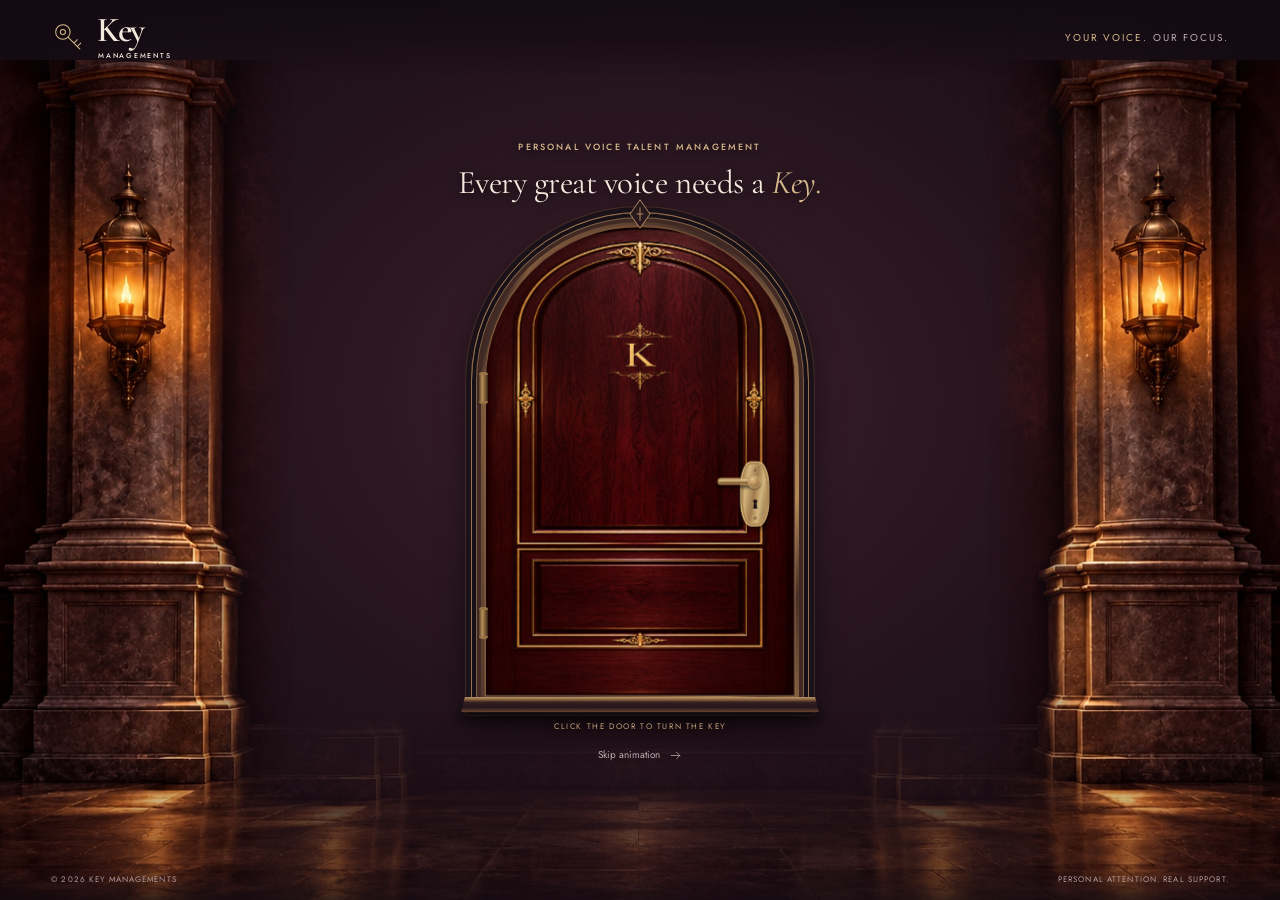
<file: index.html>
<!doctype html>
<html lang="en">
<head>
  <meta charset="utf-8">
  <meta name="viewport" content="width=device-width, initial-scale=1, viewport-fit=cover">
  <meta name="theme-color" content="#110d11">
  <meta name="description" content="Personal talent management. Career guidance, production support, protection, and someone firmly in your corner.">
  <title>Your voice. Our focus. — Key Managements</title>
  <link rel="icon" type="image/svg+xml" href="./assets/favicon.svg">
  <link rel="preconnect" href="https://fonts.googleapis.com">
  <link rel="preconnect" href="https://fonts.gstatic.com" crossorigin>
  <link href="https://fonts.googleapis.com/css2?family=Cormorant+Garamond:ital,wght@0,400;0,500;0,600;1,400;1,500&family=Jost:wght@400;450;500;550;600&display=swap" rel="stylesheet">
  <link rel="stylesheet" href="./styles.css?v=chapters-1">
  <link rel="stylesheet" href="./door.css?v=door-2">
  <link rel="stylesheet" href="./architecture.css?v=illustrated-3">
  <script src="./door.js?v=door-1" defer></script>
</head>
<body data-page="home" class="portal-page">
  <svg class="icon-library" xmlns="http://www.w3.org/2000/svg" aria-hidden="true">
    <symbol id="i-key" viewBox="0 0 40 40"><circle cx="14" cy="13" r="8.5"/><circle cx="14" cy="13" r="3"/><path d="m20 19 14 14m-7-7 4-4m0 8 4-4"/></symbol>
    <symbol id="i-arrow" viewBox="0 0 24 24"><path d="M4 12h16m-6-6 6 6-6 6"/></symbol>
    <symbol id="i-arrow-up" viewBox="0 0 24 24"><path d="M6 18 18 6M6 6h12v12"/></symbol>
    <symbol id="i-chat" viewBox="0 0 28 28"><path d="M24 13a10 10 0 0 1-10 10 12 12 0 0 1-5-1l-5 2 1-6a10 10 0 1 1 19-5Z"/><path d="M9 11h10M9 16h6"/></symbol>
    <symbol id="i-calendar" viewBox="0 0 28 28"><rect x="4" y="6" width="20" height="18" rx="2"/><path d="M9 3v6m10-6v6M4 12h20m-15 5h3m4 0h3m-10 4h3"/></symbol>
    <symbol id="i-contract" viewBox="0 0 28 28"><path d="M7 3h10l5 5v17H7Z"/><path d="M17 3v6h5M11 14h7m-7 4h7m-7 3h4"/></symbol>
    <symbol id="i-shield" viewBox="0 0 28 28"><path d="m14 3 10 4v7c0 5-6 9-10 11C10 23 4 19 4 14V7Z"/><path d="m9 14 3 3 7-7"/></symbol>
    <symbol id="i-mic" viewBox="0 0 28 28"><rect x="10" y="3" width="8" height="15" rx="4"/><path d="M6 13v1a8 8 0 0 0 16 0v-1m-8 9v4m-5 0h10"/></symbol>
    <symbol id="i-people" viewBox="0 0 28 28"><circle cx="11" cy="9" r="4"/><path d="M3 24v-3a8 8 0 0 1 16 0v3M20 5a4 4 0 0 1 0 8m2 4a6 6 0 0 1 4 6"/></symbol>
    <symbol id="i-heart" viewBox="0 0 28 28"><path d="M14 24 4 14C-3 6 7-1 14 7 21-1 31 6 24 14Z"/></symbol>
    <symbol id="i-chart" viewBox="0 0 28 28"><path d="M4 4v20h21M9 19v-6m6 6V9m6 10V5"/></symbol>
    <symbol id="i-copy" viewBox="0 0 24 24"><rect x="8" y="8" width="12" height="13" rx="2"/><path d="M15 8V5a2 2 0 0 0-2-2H5a2 2 0 0 0-2 2v8a2 2 0 0 0 2 2h3"/></symbol>
  </svg>
  <a class="skip-link" href="#door-links" data-skip-door>Skip door animation</a>
  <header class="portal-header">
    <a class="brand" href="./" aria-label="Key Managements home"><svg class="brand-mark" aria-hidden="true"><use href="#i-key"/></svg><span class="wordmark">Key<span>MANAGEMENTS</span></span></a>
    <p>YOUR VOICE. <span>OUR FOCUS.</span></p>
  </header>
  <main id="main" class="entrance" data-state="closed">
    <div class="room" aria-hidden="true"><div class="architecture-wing architecture-wing-left"></div><div class="architecture-wing architecture-wing-right"></div><div class="architecture-floor"></div></div>
    <div class="entrance-title"><p class="eyebrow">PERSONAL VOICE TALENT MANAGEMENT</p><h1>Every great voice needs a <em>Key.</em></h1></div>
    <div class="door-scene">
      <div class="doorway">
        <div class="arch-trim" aria-hidden="true"></div>
        <div class="keystone" aria-hidden="true"><svg viewBox="0 0 30 36"><path d="M15 1 27 18 15 35 3 18Z"/><path d="M15 10v16m-4-8h8"/></svg></div>
        <figure class="door-portrait"><img src="assets/key-portrait.webp" alt="Key in a burgundy blazer, welcoming you into a warmly lit recording studio" width="1122" height="1402" fetchpriority="high"><figcaption><span>IN YOUR CORNER, EVERY STEP.</span><p>Meet <em>Key</em></p></figcaption></figure>
        <div class="threshold" aria-hidden="true"></div>
        <div class="door-leaf">
          <button class="door-front door-face" id="openDoor" type="button" aria-label="Turn the key and open the door" aria-expanded="false" aria-controls="door-links">
            <span class="door-grain" aria-hidden="true"></span><span class="door-panel door-panel-upper" aria-hidden="true"></span><span class="door-panel door-panel-lower" aria-hidden="true"></span>
            <span class="door-monogram" aria-hidden="true"><span class="crest">✧</span><span class="monogram">K</span><span class="door-name">KEY MANAGEMENTS</span><span class="monogram-line"></span></span>
            <span class="door-inscription" aria-hidden="true">Your next chapter<br><em>is waiting.</em></span>
            <span class="lock-plate" aria-hidden="true"><span class="lock-screw screw-top"></span><span class="door-handle"></span><svg class="keyhole" viewBox="0 0 24 40"><path d="M12 4a7 7 0 0 0-4.2 12.6L5 35h14l-2.8-18.4A7 7 0 0 0 12 4Z"/></svg><span class="lock-screw screw-bottom"></span></span>
            <span class="door-bottom-label" aria-hidden="true">YOUR VOICE. OUR FOCUS.</span>
          </button>
          <div class="door-inside door-face">
            <div class="inner-border" aria-hidden="true"></div>
            <div class="inner-heading"><svg class="icon" aria-hidden="true"><use href="#i-key"/></svg><p>A DOOR TO WHAT’S NEXT</p><h2>Come on <em>in.</em></h2></div>
            <nav id="door-links" class="door-links" aria-label="Choose your next chapter">
              <a class="door-link" href="services/"><span><strong>The support</strong><small>A little less on your plate.</small></span><svg class="icon" aria-hidden="true"><use href="#i-arrow-up"/></svg></a>
              <a class="door-link" href="about/"><span><strong>The person</strong><small>Someone in your corner.</small></span><svg class="icon" aria-hidden="true"><use href="#i-arrow-up"/></svg></a>
              <a class="door-link" href="contact/"><span><strong>The next chapter</strong><small>It starts with a hello.</small></span><svg class="icon" aria-hidden="true"><use href="#i-arrow-up"/></svg></a>
            </nav>
            <p class="inner-signature">Your voice. Our focus.</p>
          </div>
          <div class="door-edge" aria-hidden="true"></div>
          <div class="key-motion" aria-hidden="true"><svg viewBox="0 0 170 64"><defs><linearGradient id="key-gold" x1="0" y1="0" x2="0" y2="1"><stop stop-color="#fce5b0"/><stop offset=".35" stop-color="#c8a069"/><stop offset=".57" stop-color="#f3d9a1"/><stop offset="1" stop-color="#87603b"/></linearGradient></defs><path d="M56 32h106m-15 0v13h-12V32m22 0V20h-11" stroke="url(#key-gold)" stroke-width="7" stroke-linejoin="round" fill="none"/><path d="M55 32c0-8-7-11-13-10 4-8-1-17-9-17S20 14 24 22c-6-1-13 2-13 10s7 11 13 10c-4 8 1 17 9 17s13-9 9-17c6 1 13-2 13-10Z" fill="none" stroke="url(#key-gold)" stroke-width="5"/><circle cx="33" cy="32" r="7" fill="none" stroke="url(#key-gold)" stroke-width="3"/><path d="M69 25v14m7-14v14" stroke="#a57c4a" stroke-width="3"/></svg></div>
        </div>
        <div class="hinge hinge-top" aria-hidden="true"></div><div class="hinge hinge-bottom" aria-hidden="true"></div>
      </div>
    </div>
    <div class="entrance-prompt"><p class="closed-prompt">A little less on your plate.<br><em>A new door for your voice.</em></p><p class="open-prompt">The right support opens doors.</p><span class="door-instruction" aria-hidden="true">CLICK THE DOOR TO TURN THE KEY</span><button type="button" class="skip-animation" data-skip-door>Skip animation <svg class="icon" aria-hidden="true"><use href="#i-arrow"/></svg></button><button type="button" class="replay-door" id="closeDoor">Close the door <svg class="icon" aria-hidden="true"><use href="#i-key"/></svg></button></div>
    <p id="doorStatus" class="sr-only" role="status" aria-live="polite"></p>
  </main>
  <footer class="portal-footer"><span>© 2026 KEY MANAGEMENTS</span><span>PERSONAL ATTENTION. REAL SUPPORT.</span></footer>
</body>
</html>
</file>
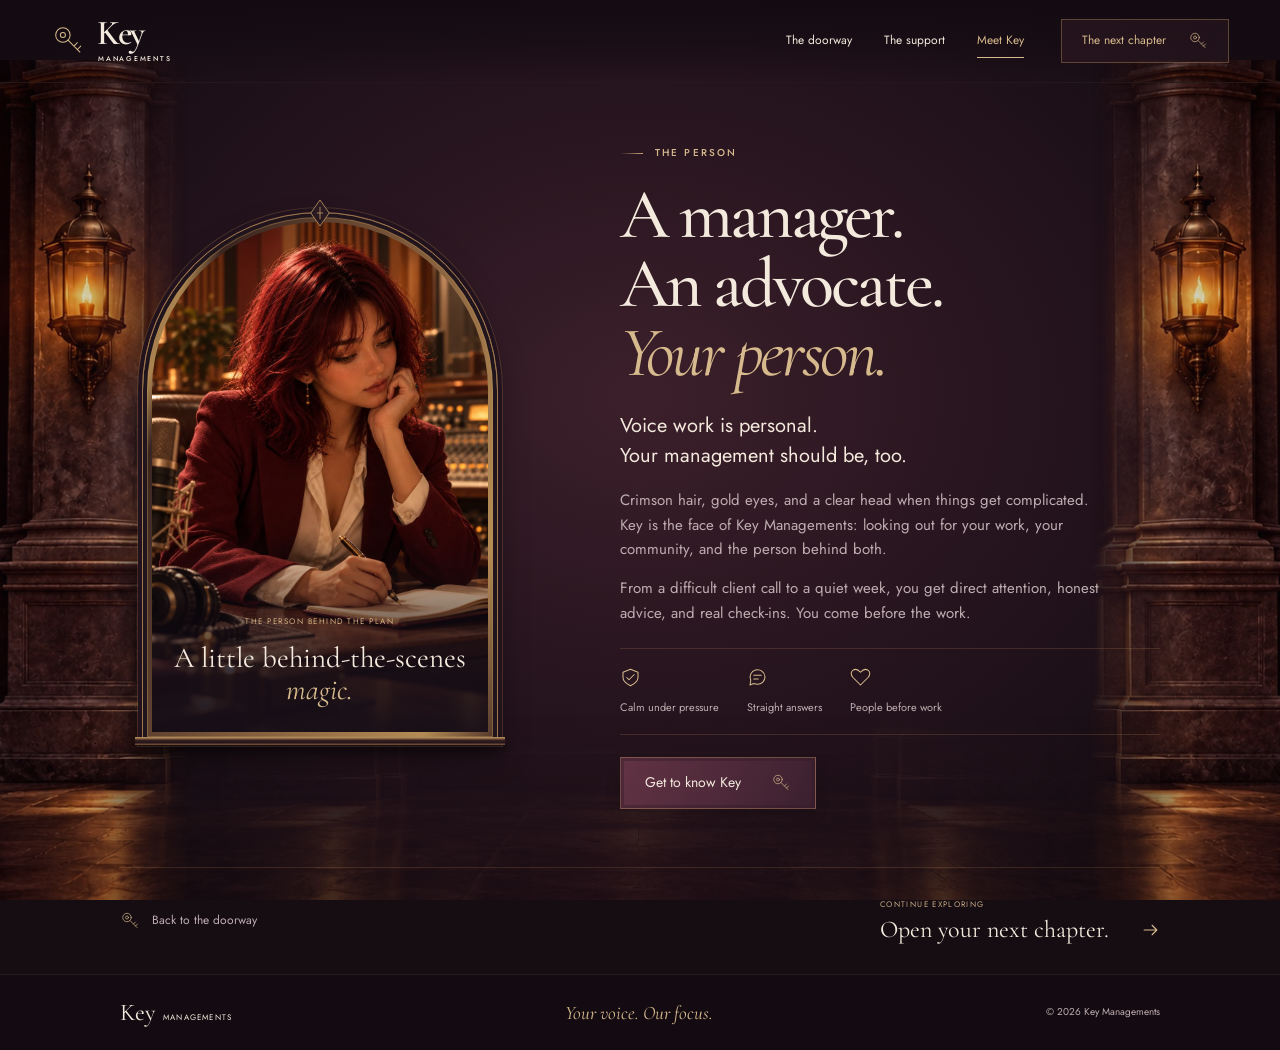
<file: about/index.html>
<!doctype html>
<html lang="en">
<head>
  <meta charset="utf-8">
  <meta name="viewport" content="width=device-width, initial-scale=1, viewport-fit=cover">
  <meta name="theme-color" content="#110d11">
  <meta name="description" content="Meet the person behind Key Managements. A manager, an advocate, and someone firmly in your corner.">
  <title>Meet Key — Key Managements</title>
  <link rel="icon" type="image/svg+xml" href="../assets/favicon.svg">
  <link rel="preconnect" href="https://fonts.googleapis.com">
  <link rel="preconnect" href="https://fonts.gstatic.com" crossorigin>
  <link href="https://fonts.googleapis.com/css2?family=Cormorant+Garamond:ital,wght@0,400;0,500;0,600;1,400;1,500&family=Jost:wght@400;450;500;550;600&display=swap" rel="stylesheet">
  <link rel="stylesheet" href="../styles.css?v=chapters-1">
  <link rel="stylesheet" href="../interior.css?v=rooms-1">
  <link rel="stylesheet" href="../architecture.css?v=illustrated-3">
  <script src="../main.js?v=chapters-1" defer></script>
</head>
<body data-page="about" class="interior-page">
  <div class="interior-room" aria-hidden="true"><div class="architecture-wing architecture-wing-left"></div><div class="architecture-wing architecture-wing-right"></div><div class="architecture-floor"></div></div>
  <svg class="icon-library" xmlns="http://www.w3.org/2000/svg" aria-hidden="true">
    <symbol id="i-key" viewBox="0 0 40 40"><circle cx="14" cy="13" r="8.5"/><circle cx="14" cy="13" r="3"/><path d="m20 19 14 14m-7-7 4-4m0 8 4-4"/></symbol>
    <symbol id="i-arrow" viewBox="0 0 24 24"><path d="M4 12h16m-6-6 6 6-6 6"/></symbol>
    <symbol id="i-arrow-up" viewBox="0 0 24 24"><path d="M6 18 18 6M6 6h12v12"/></symbol>
    <symbol id="i-chat" viewBox="0 0 28 28"><path d="M24 13a10 10 0 0 1-10 10 12 12 0 0 1-5-1l-5 2 1-6a10 10 0 1 1 19-5Z"/><path d="M9 11h10M9 16h6"/></symbol>
    <symbol id="i-calendar" viewBox="0 0 28 28"><rect x="4" y="6" width="20" height="18" rx="2"/><path d="M9 3v6m10-6v6M4 12h20m-15 5h3m4 0h3m-10 4h3"/></symbol>
    <symbol id="i-contract" viewBox="0 0 28 28"><path d="M7 3h10l5 5v17H7Z"/><path d="M17 3v6h5M11 14h7m-7 4h7m-7 3h4"/></symbol>
    <symbol id="i-shield" viewBox="0 0 28 28"><path d="m14 3 10 4v7c0 5-6 9-10 11C10 23 4 19 4 14V7Z"/><path d="m9 14 3 3 7-7"/></symbol>
    <symbol id="i-mic" viewBox="0 0 28 28"><rect x="10" y="3" width="8" height="15" rx="4"/><path d="M6 13v1a8 8 0 0 0 16 0v-1m-8 9v4m-5 0h10"/></symbol>
    <symbol id="i-people" viewBox="0 0 28 28"><circle cx="11" cy="9" r="4"/><path d="M3 24v-3a8 8 0 0 1 16 0v3M20 5a4 4 0 0 1 0 8m2 4a6 6 0 0 1 4 6"/></symbol>
    <symbol id="i-heart" viewBox="0 0 28 28"><path d="M14 24 4 14C-3 6 7-1 14 7 21-1 31 6 24 14Z"/></symbol>
    <symbol id="i-chart" viewBox="0 0 28 28"><path d="M4 4v20h21M9 19v-6m6 6V9m6 10V5"/></symbol>
    <symbol id="i-copy" viewBox="0 0 24 24"><rect x="8" y="8" width="12" height="13" rx="2"/><path d="M15 8V5a2 2 0 0 0-2-2H5a2 2 0 0 0-2 2v8a2 2 0 0 0 2 2h3"/></symbol>
  </svg>
  <a class="skip-link" href="#main">Skip to content</a>
  <header class="site-header"><div class="container header-inner">
    <a class="brand" href="../" aria-label="Key Managements home"><svg class="brand-mark" aria-hidden="true"><use href="#i-key"/></svg><span class="wordmark">Key<span>MANAGEMENTS</span></span></a>
    <button class="menu-toggle" type="button" aria-expanded="false" aria-controls="main-nav"><span>Menu</span><span class="menu-lines" aria-hidden="true"></span></button>
    <nav id="main-nav" class="main-nav" aria-label="Main navigation"><a href="../">The doorway</a><a href="../services/">The support</a><a href="../about/" aria-current="page">Meet Key</a><a href="../contact/" class="nav-contact">The next chapter<svg class="icon" aria-hidden="true"><use href="#i-key"/></svg></a></nav>
  </div></header>
  <main id="main" tabindex="-1">
    <section class="container interior-layout about-room" aria-labelledby="about-title">
      <div class="interior-visual"><figure class="arched-portrait"><span class="arch-crest" aria-hidden="true"><svg viewBox="0 0 30 36"><path d="M15 1 27 18 15 35 3 18Z"/><path d="M15 10v16m-4-8h8"/></svg></span><img src="../assets/key-studio.webp" alt="Key reviewing a notebook at a studio desk, with a microphone nearby" width="1122" height="1402" fetchpriority="high"><figcaption><span>THE PERSON BEHIND THE PLAN</span><p>A little behind-the-scenes<br><em>magic.</em></p></figcaption></figure></div>
      <div class="about-copy interior-copy"><p class="eyebrow">THE PERSON</p><h1 id="about-title">A manager.<br>An advocate.<br><em>Your person.</em></h1><p class="about-lead">Voice work is personal.<br>Your management should be, too.</p><p>Crimson hair, gold eyes, and a clear head when things get complicated. Key is the face of Key Managements: looking out for your work, your community, and the person behind both.</p><p>From a difficult client call to a quiet week, you get direct attention, honest advice, and real check-ins. You come before the work.</p><ul class="traits"><li><svg class="icon" aria-hidden="true"><use href="#i-shield"/></svg>Calm under pressure</li><li><svg class="icon" aria-hidden="true"><use href="#i-chat"/></svg>Straight answers</li><li><svg class="icon" aria-hidden="true"><use href="#i-heart"/></svg>People before work</li></ul><a class="button button-primary" href="../contact/">Get to know Key <svg class="icon" aria-hidden="true"><use href="#i-key"/></svg></a></div>
    </section><nav class="container room-navigation" aria-label="Continue exploring"><a href="../" class="return-door"><svg class="icon" aria-hidden="true"><use href="#i-key"/></svg><span>Back to the doorway</span></a><a href="../contact/" class="next-room"><small>CONTINUE EXPLORING</small><span>Open your next chapter. <svg class="icon" aria-hidden="true"><use href="#i-arrow"/></svg></span></a></nav></main>
  <footer class="site-footer"><div class="container footer-inner"><a class="footer-signature" href="../">Key <span>Managements</span></a><p>Your voice. Our focus.</p><small>© 2026 Key Managements</small></div></footer>
</body>
</html>
</file>
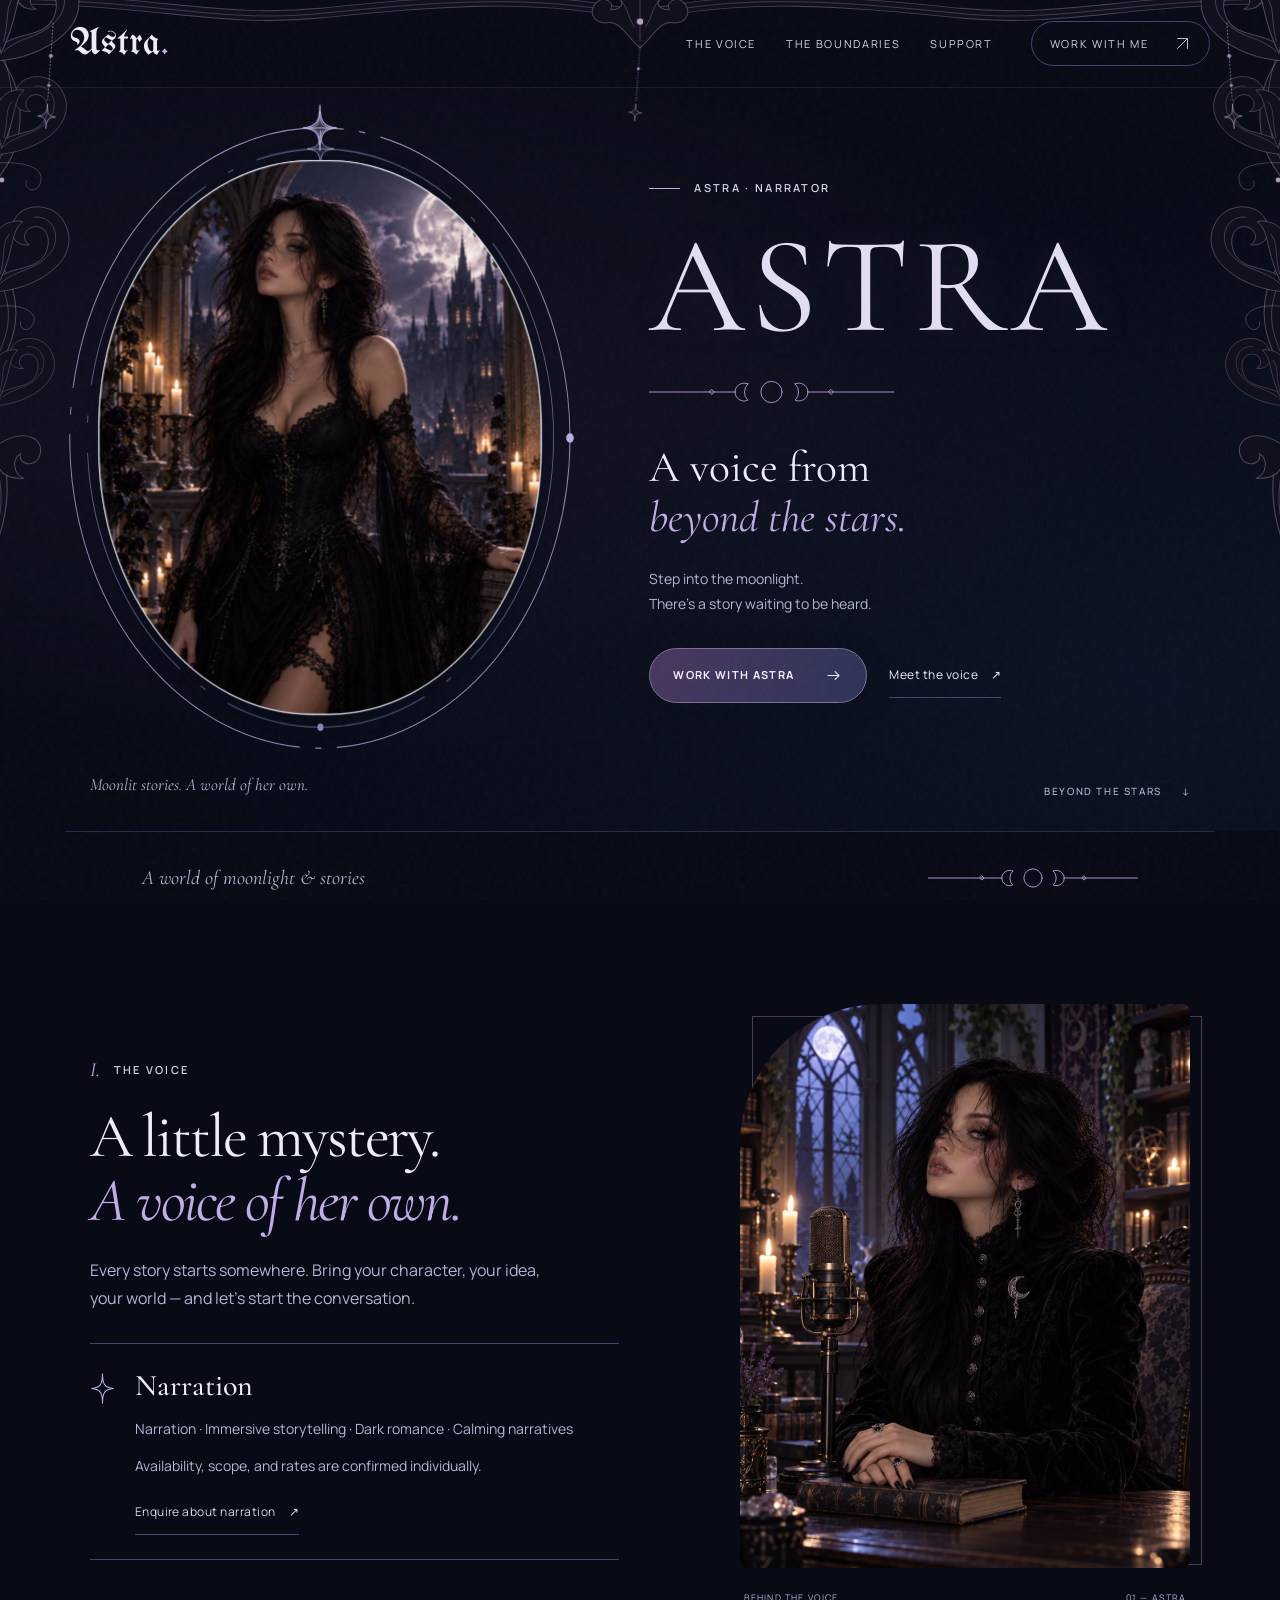
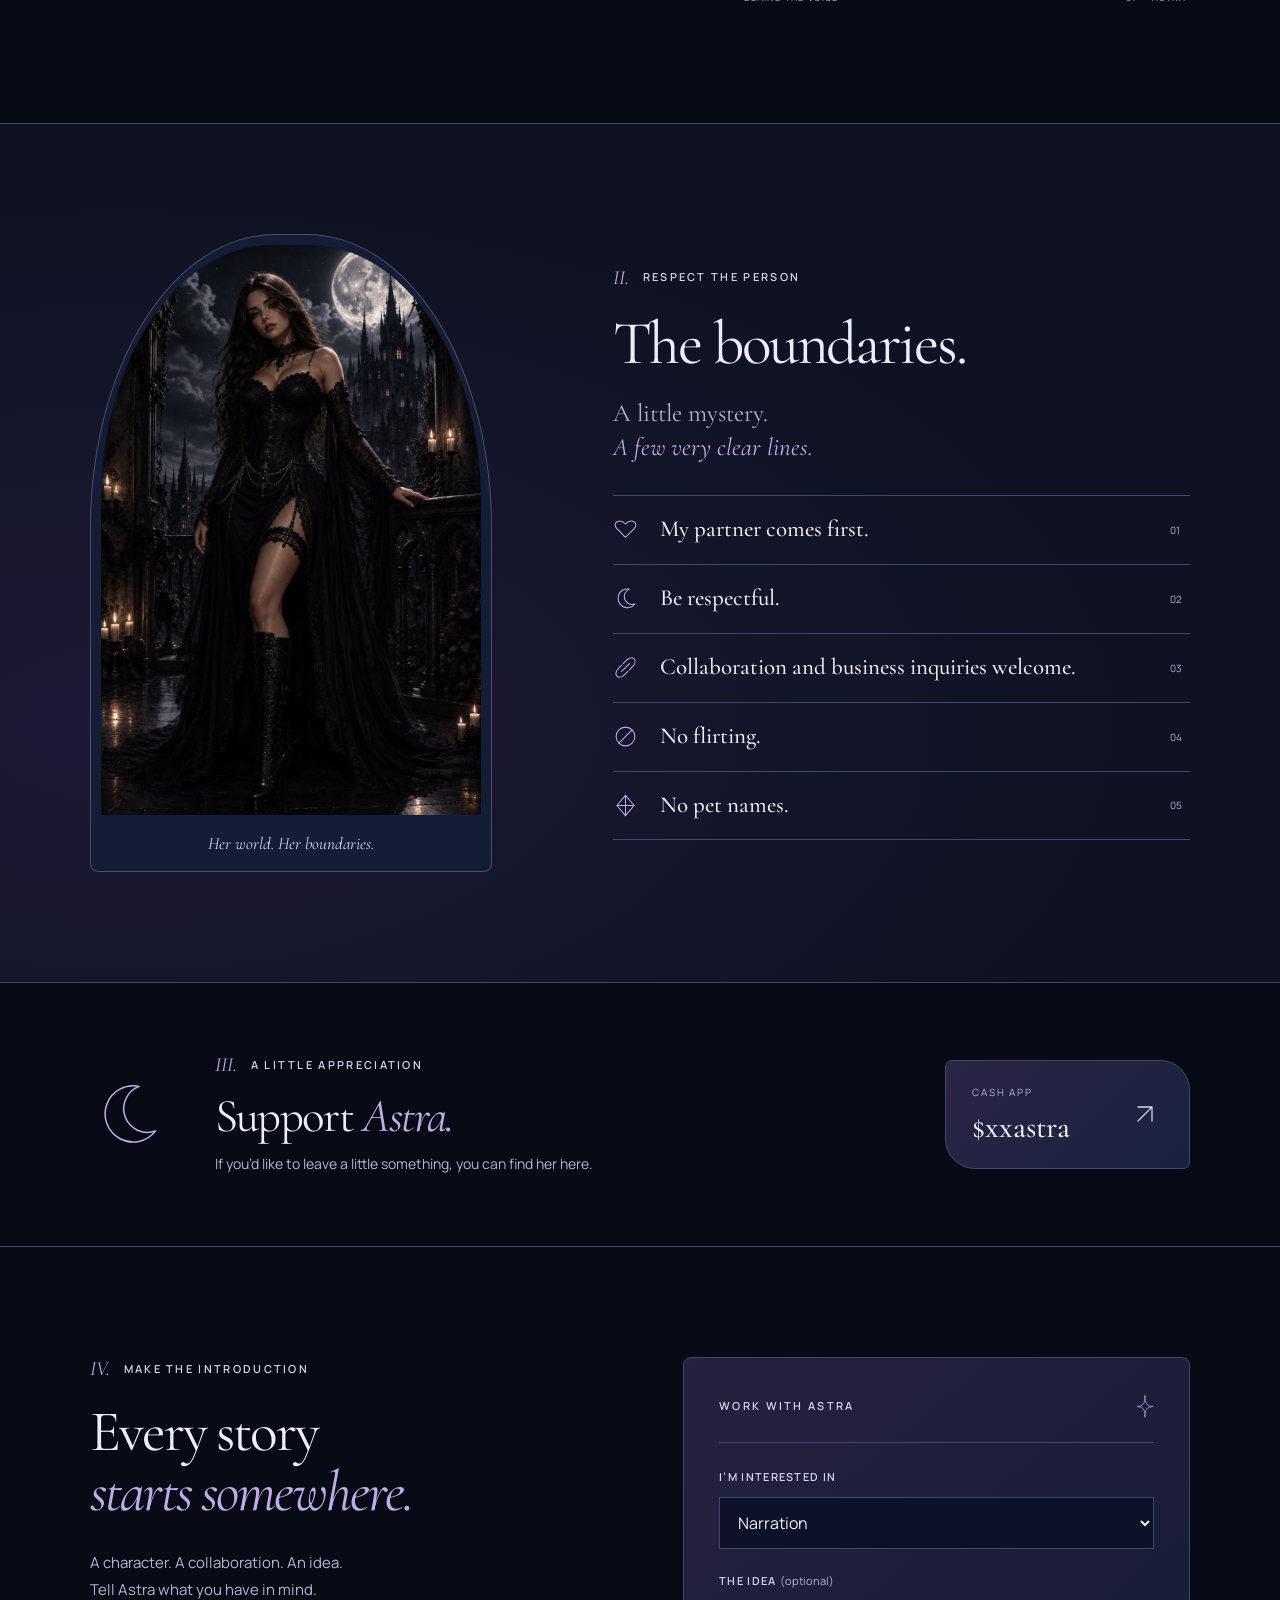
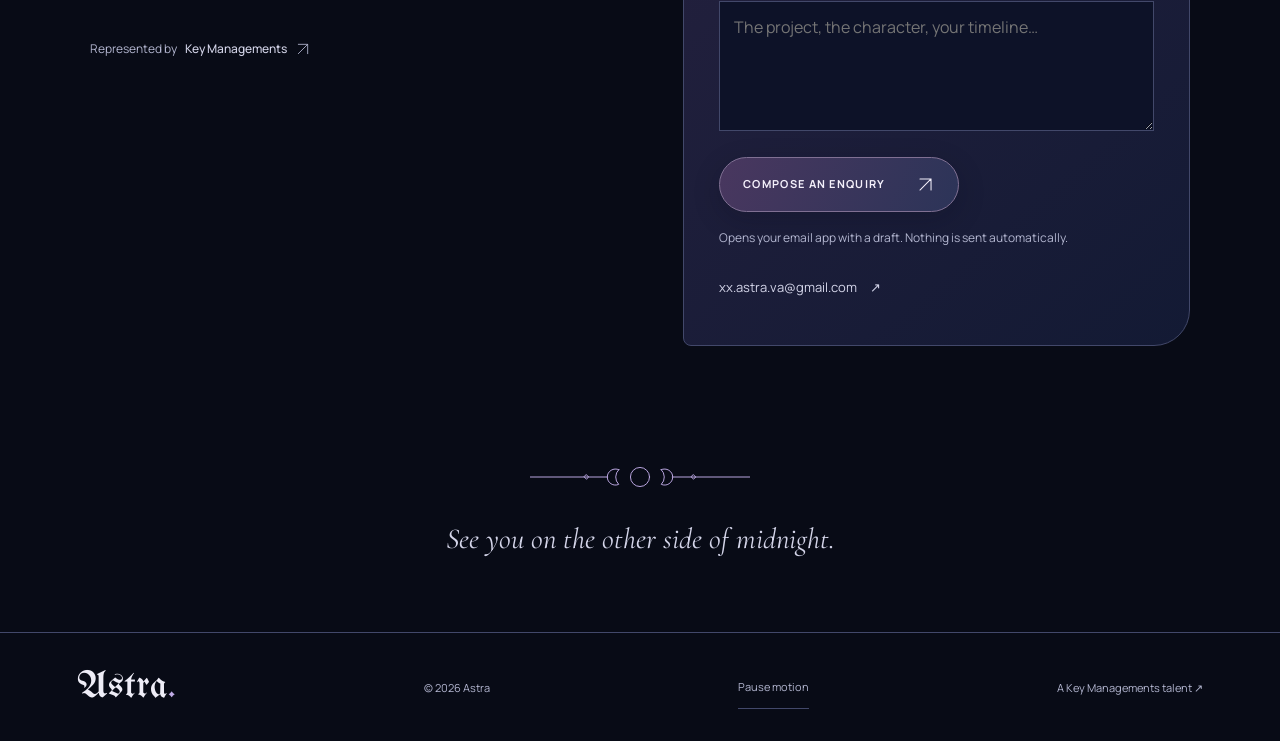
<file: astra/index.html>
<!doctype html>
<html lang="en">
<head>
  <meta charset="utf-8">
  <meta name="viewport" content="width=device-width, initial-scale=1">
  <meta name="theme-color" content="#0c1126">
  <meta name="description" content="A voice from beyond the stars. Narrator Astra, represented by Key Managements.">
  <title>Astra — A Voice from Beyond the Stars</title>
  <meta property="og:title" content="Astra — A Voice from Beyond the Stars">
  <meta property="og:description" content="A voice from beyond the stars. Meet Astra, narrator and Key Managements talent.">
  <meta property="og:type" content="website">
  <link rel="canonical" href="https://astra.keymanagements.org/">
  <meta property="og:url" content="https://astra.keymanagements.org/">
  <meta property="og:image" content="https://astra.keymanagements.org/assets/astra-gothic-hero.webp">
  <meta name="twitter:card" content="summary_large_image">
  <link rel="preload" href="assets/astra-gothic-hero.webp" as="image" fetchpriority="high">
  <link rel="icon" type="image/svg+xml" href="favicon.svg">
  <link rel="stylesheet" href="fonts.css">
  <link rel="stylesheet" href="styles.css?v=20261023-fixed-canopy-1">
  <script src="astra-gothic.js" defer></script>
  <noscript><style>@media(max-width:900px){.menu-toggle{display:none}#navigation{display:flex;position:static;flex-wrap:wrap;flex-direction:row;gap:14px;background:none;padding:0;border:0}.site-header{height:auto;flex-wrap:wrap;padding-block:18px}.nav-contact{margin:0}}</style></noscript>
</head>
<body>
  <svg class="symbols" xmlns="http://www.w3.org/2000/svg" aria-hidden="true"><defs>
    <symbol id="arrow" viewBox="0 0 24 24"><path d="M5 12h14m-5-5 5 5-5 5"/></symbol>
    <symbol id="diagonal" viewBox="0 0 24 24"><path d="M5 19 19 5M5 5h14v14"/></symbol>
    <symbol id="star" viewBox="0 0 32 40"><path d="M16 1c0 14-3 18-14 19 11 1 14 5 14 19 0-14 3-18 14-19C19 19 16 15 16 1Z"/></symbol>
    <symbol id="canopy-leaf" viewBox="0 0 100 130">
      <path class="canopy-carving" d="M8 118C11 83 55 99 69 74 78 55 69 40 56 42 43 44 42 59 51 63 34 65 26 51 32 37 39 14 75 13 89 33 117 76 64 115 8 118Z"/>
      <path class="canopy-carving" d="M14 110C9 83 2 71 10 53 17 37 33 34 43 36 27 49 35 68 14 110Z"/>
      <path class="canopy-etch" d="M17 108C35 90 61 95 78 68 88 47 73 28 57 31M17 97C23 74 18 62 27 51"/>
    </symbol>
    <symbol id="canopy-side" viewBox="0 0 180 650">
      <path class="canopy-carving" d="M86-10C62 35 74 80 95 112 118 147 116 194 93 226 74 252 77 298 94 329 115 365 107 401 91 430 72 463 83 506 93 530 100 551 99 580 90 610 77 579 79 555 70 530 55 482 62 452 73 427 89 395 91 367 75 339 51 299 54 252 77 215 96 181 98 150 76 120 52 82 53 33 86-10Z"/>
      <path class="canopy-etch" d="M85 0C66 54 94 90 101 132S95 202 83 228 65 289 85 330 103 391 82 433 79 504 86 534 92 577 88 601"/>
      <use href="#canopy-leaf" x="77" y="-9" width="100" height="130"/>
      <use href="#canopy-leaf" x="80" y="110" width="83" height="108"/>
      <use href="#canopy-leaf" x="75" y="246" width="91" height="119"/>
      <use href="#canopy-leaf" x="78" y="389" width="72" height="94"/>
      <path class="canopy-carving" d="M88 515C117 497 138 509 132 527 127 541 108 536 112 525 103 530 103 545 115 551 89 552 82 536 88 515Z"/>
      <path class="canopy-etch" d="M86 217C122 215 139 224 132 240 128 250 114 245 118 236M87 369C118 365 132 378 124 389 120 397 109 393 112 385"/>
      <circle class="canopy-bead" cx="92" cy="235" r="3"/><circle class="canopy-bead" cx="87" cy="382" r="2.5"/>
    </symbol>
    <symbol id="canopy-crown" viewBox="0 0 120 120">
      <path class="canopy-carving" d="M60 106C44 91 39 77 25 78 7 80 3 63 14 55 22 49 33 57 28 64 44 65 44 49 31 45 13 39 21 15 38 19 53 23 48 39 43 43 56 41 58 27 60 13 62 27 64 41 77 43 72 39 67 23 82 19 99 15 107 39 89 45 76 49 76 65 92 64 87 57 98 49 106 55 117 63 113 80 95 78 81 77 76 91 60 106Z"/>
      <path class="canopy-etch" d="M60 98V44M54 83C45 69 47 60 38 54M66 83C75 69 73 60 82 54"/><circle class="canopy-bead" cx="60" cy="77" r="4"/>
    </symbol>
    <symbol id="ornament" viewBox="0 0 300 40"><path d="M0 20h115c16 0 27-5 35-18 8 13 19 18 35 18h115M150 2v36m-25-18c15 0 20 5 25 18 5-13 10-18 25-18M75 20c16 0 21-11 13-12-8-1-5 8 3 12m134 0c-16 0-21-11-13-12 8-1 5 8-3 12"/></symbol>
    <symbol id="moon-divider" viewBox="0 0 300 40"><path d="M0 20h106m88 0h106"/><circle cx="150" cy="20" r="13"/><path d="M121 10a11 11 0 1 0 0 20 14 14 0 0 1 0-20Zm58 0a11 11 0 1 1 0 20 14 14 0 0 0 0-20Z"/><path d="m77 17 3 3-3 3-3-3Zm146 0 3 3-3 3-3-3Z"/></symbol>
    <symbol id="heart" viewBox="0 0 32 32"><path d="M16 26 5 15C-2 7 9 1 16 9c7-8 18-2 11 6Z"/></symbol>
    <symbol id="moon" viewBox="0 0 32 32"><path d="M21 4a12 12 0 1 0 7 19A10 10 0 0 1 21 4Z"/></symbol>
    <symbol id="diamond" viewBox="0 0 32 32"><path d="m16 3 11 13-11 13L5 16ZM5 16h22M16 3v26"/></symbol>
    <symbol id="nope" viewBox="0 0 32 32"><circle cx="16" cy="16" r="12"/><path d="M7.5 24.5 24.5 7.5"/></symbol>
    <symbol id="link" viewBox="0 0 32 32"><path d="m13 11 4-4c8-8 16 0 8 8l-4 4m-2 2-4 4C7 33-1 25 7 17l4-4m0 8 10-10"/></symbol>
  </defs></svg>
  <a class="skip-link" href="#main">Skip to content</a>
  <div class="gothic-canopy" aria-hidden="true">
    <div class="canopy-reveal">
      <svg class="canopy-top" viewBox="0 0 1440 100" preserveAspectRatio="none"><path class="canopy-carving" d="M-20 24C170 22 240 57 360 43S600 14 720 47C840 14 960 29 1080 43S1270 22 1460 24V37C1270 35 1200 70 1080 56S840 27 720 60C600 27 480 42 360 56S170 35-20 37Z"/><path class="canopy-etch" d="M-20 31C170 29 240 64 360 50S600 21 720 54C840 21 960 36 1080 50S1270 29 1460 31"/></svg>
      <svg class="canopy-side canopy-left" viewBox="0 0 180 650"><use href="#canopy-side"/></svg>
      <svg class="canopy-side canopy-right" viewBox="0 0 180 650"><use href="#canopy-side"/></svg>
      <svg class="canopy-crown" viewBox="0 0 120 120"><use href="#canopy-crown"/></svg>
      <svg class="canopy-pendant pendant-left" viewBox="0 0 32 136"><path class="pendant-chain" d="M16 0v94"/><circle cx="16" cy="39" r="2"/><circle cx="16" cy="74" r="1.5"/><use href="#star" x="4" y="96" width="24" height="30"/></svg>
      <svg class="canopy-pendant pendant-center" viewBox="0 0 32 136"><path class="pendant-chain" d="M16 0v94"/><circle cx="16" cy="39" r="2"/><use href="#star" x="4" y="96" width="24" height="30"/></svg>
      <svg class="canopy-pendant pendant-right" viewBox="0 0 32 136"><path class="pendant-chain" d="M16 0v94"/><circle cx="16" cy="39" r="2"/><circle cx="16" cy="74" r="1.5"/><use href="#star" x="4" y="96" width="24" height="30"/></svg>
    </div>
  </div>
  <header class="site-header">
    <a class="wordmark" href="#top" aria-label="Astra home">Astra<span aria-hidden="true">.</span></a>
    <button class="menu-toggle" aria-expanded="false" aria-controls="navigation" type="button">Menu <span aria-hidden="true">+</span></button>
    <nav id="navigation" aria-label="Main navigation">
      <a href="#work">The voice</a><a href="#boundaries">The boundaries</a><a href="#support">Support</a>
      <a class="nav-contact" href="#contact">Work with me <svg><use href="#diagonal"/></svg></a>
    </nav>
  </header>
  <main id="main">
    <section class="hero" id="top" aria-labelledby="hero-title">
      <div class="hero-content">
        <p class="eyebrow"><span class="accent-line"></span> Astra · Narrator</p>
        <h1 id="hero-title">Astra</h1>
        <svg class="hero-ornament" aria-hidden="true"><use href="#moon-divider"/></svg>
        <p class="hero-lead">A voice from <em>beyond the stars.</em></p>
        <p class="hero-description">Step into the moonlight.<br>There’s a story waiting to be heard.</p>
        <div class="hero-actions"><a class="button" href="#contact">Work with Astra <svg aria-hidden="true"><use href="#arrow"/></svg></a><a class="text-link" href="#work">Meet the voice <span aria-hidden="true">↗</span></a></div>
      </div>
      <figure class="hero-art">
        <div class="portrait-orbit orbit-outer" aria-hidden="true">
          <svg viewBox="0 0 100 100" preserveAspectRatio="none"><g class="orbit-track"><circle cx="50" cy="50" r="46"/><circle class="orbit-dot" cx="96" cy="50" r=".7"/></g></svg>
          <span class="orbit-star"><span class="star-coin"><svg class="star-front" viewBox="0 0 32 40"><use href="#star"/></svg><svg class="star-back" viewBox="0 0 32 40"><use href="#star"/></svg></span></span>
          <span class="orbit-star star-companion"><span class="star-coin"><svg class="star-front" viewBox="0 0 32 40"><use href="#star"/></svg><svg class="star-back" viewBox="0 0 32 40"><use href="#star"/></svg></span></span>
        </div>
        <div class="portrait-orbit orbit-inner" aria-hidden="true">
          <svg viewBox="0 0 100 100" preserveAspectRatio="none"><g class="orbit-track"><circle cx="50" cy="50" r="46"/><circle class="orbit-dot" cx="50" cy="96" r=".6"/></g></svg>
          <span class="orbit-star"><span class="star-coin"><svg class="star-front" viewBox="0 0 32 40"><use href="#star"/></svg><svg class="star-back" viewBox="0 0 32 40"><use href="#star"/></svg></span></span>
        </div>
        <div class="hero-coin">
          <span class="coin-edge" style="--depth:-3px" aria-hidden="true"></span>
          <span class="coin-edge" style="--depth:-2px" aria-hidden="true"></span>
          <span class="coin-edge" style="--depth:-1px" aria-hidden="true"></span>
          <span class="coin-edge" style="--depth:0px" aria-hidden="true"></span>
          <span class="coin-edge" style="--depth:1px" aria-hidden="true"></span>
          <span class="coin-edge" style="--depth:2px" aria-hidden="true"></span>
          <span class="coin-edge" style="--depth:3px" aria-hidden="true"></span>
          <div class="hero-portrait"><img src="assets/astra-gothic-hero.webp" width="1122" height="1402" alt="Astra’s dark-haired character in a black lace gown, framed by a gothic arch beneath a silver moon." fetchpriority="high"></div>
          <div class="hero-mirror" aria-hidden="true"></div>
        </div>
      </figure>
      <div class="hero-caption"><span>Moonlit stories. A world of her own.</span><a href="#work">Beyond the stars <span aria-hidden="true">↓</span></a></div>
    </section>
    <div class="interlude" aria-hidden="true"><span>A world of moonlight &amp; stories</span><svg viewBox="0 0 300 40"><use href="#moon-divider"/></svg></div>

    <section class="work section" id="work" aria-labelledby="work-title">
      <figure class="portrait reveal">
        <img src="assets/astra-gothic-studio.webp" width="1122" height="1402" alt="Astra’s character beside a vintage microphone in a candlelit recording library, wearing a black velvet jacket and silver crescent brooch." loading="lazy">
        <figcaption><span>Behind the voice</span><span>01 — Astra</span></figcaption>
      </figure>
      <div class="work-copy reveal">
        <p class="eyebrow"><span class="section-number">I.</span> The voice</p>
        <h2 id="work-title">A little mystery.<br><em>A voice of her own.</em></h2>
        <p>Every story starts somewhere. Bring your character, your idea, your world — and let’s start the conversation.</p>
        <div class="voice-service"><svg aria-hidden="true"><use href="#star"/></svg><div><h3>Narration</h3><p>Narration · Immersive storytelling · Dark romance · Calming narratives</p><p>Availability, scope, and rates are confirmed individually.</p><a class="text-link" href="#contact" data-interest="Narration">Enquire about narration <span aria-hidden="true">↗</span></a></div></div>
      </div>
    </section>

    <section class="boundaries" id="boundaries" aria-labelledby="boundaries-title">
      <div class="section boundaries-inner">
        <div class="boundary-copy reveal"><p class="eyebrow"><span class="section-number">II.</span> Respect the person</p><h2 id="boundaries-title">The boundaries.</h2><p class="boundary-intro">A little mystery.<br><em>A few very clear lines.</em></p>
        <ol class="boundary-list">
          <li><svg aria-hidden="true"><use href="#heart"/></svg><span>My partner comes first.</span><small>01</small></li>
          <li><svg aria-hidden="true"><use href="#moon"/></svg><span>Be respectful.</span><small>02</small></li>
          <li><svg aria-hidden="true"><use href="#link"/></svg><span>Collaboration and business inquiries welcome.</span><small>03</small></li>
          <li><svg aria-hidden="true"><use href="#nope"/></svg><span>No flirting.</span><small>04</small></li>
          <li><svg aria-hidden="true"><use href="#diamond"/></svg><span>No pet names.</span><small>05</small></li>
        </ol>
        </div>
        <figure class="boundary-art reveal"><img src="assets/astra-moonlit.webp" width="960" height="1443" alt="Astra’s character in an elegant black gown on a moonlit castle balcony surrounded by candles." loading="lazy"><figcaption>Her world. Her boundaries.</figcaption></figure>
      </div>
    </section>

    <section class="support section" id="support" aria-labelledby="support-title">
      <svg class="support-symbol" aria-hidden="true"><use href="#moon"/></svg>
      <div class="support-copy reveal"><p class="eyebrow"><span class="section-number">III.</span> A little appreciation</p><h2 id="support-title">Support <em>Astra.</em></h2><p>If you’d like to leave a little something, you can find her here.</p></div>
      <a class="support-link reveal" href="https://cash.app/$xxastra" target="_blank" rel="noopener noreferrer"><span class="support-label">Cash App</span><span class="support-handle">$xxastra</span><svg aria-hidden="true"><use href="#diagonal"/></svg></a>
    </section>

    <section class="contact section" id="contact" aria-labelledby="contact-title">
      <div class="contact-copy reveal"><p class="eyebrow"><span class="section-number">IV.</span> Make the introduction</p><h2 id="contact-title">Every story<br><em>starts somewhere.</em></h2><p>A character. A collaboration. An idea.<br>Tell Astra what you have in mind.</p><a class="management" href="https://keymanagements.org/" target="_blank" rel="noopener noreferrer">Represented by <strong>Key Managements</strong><svg aria-hidden="true"><use href="#diagonal"/></svg></a></div>
      <div class="contact-panel reveal">
        <div class="panel-title"><p class="eyebrow">Work with Astra</p><svg aria-hidden="true"><use href="#star"/></svg></div>
        <form id="enquiry-form"><label for="project-type">I’m interested in</label><select id="project-type" name="project"><option>Narration</option><option>Creative collaboration</option><option>Business inquiry</option><option>Something else</option></select><label for="project-brief">The idea <span>(optional)</span></label><textarea id="project-brief" name="brief" rows="3" maxlength="3000" placeholder="The project, the character, your timeline…"></textarea><button class="button" type="submit">Compose an enquiry <svg aria-hidden="true"><use href="#diagonal"/></svg></button><p class="form-note">Opens your email app with a draft. Nothing is sent automatically.</p></form>
        <a class="direct-contact" href="mailto:xx.astra.va@gmail.com">xx.astra.va@gmail.com <span aria-hidden="true">↗</span></a><p class="contact-status" id="contact-status" role="status" aria-live="polite"></p>
        <noscript><style>#enquiry-form{display:none}</style><p>Use the email address above to share your project details.</p></noscript>
      </div>
    </section>
    <div class="closing"><svg aria-hidden="true"><use href="#moon-divider"/></svg><p>See you on the other side of midnight.</p></div>
  </main>
  <footer class="site-footer"><a class="wordmark" href="#top">Astra<span>.</span></a><span>© 2026 Astra</span><button class="motion-toggle" type="button" aria-pressed="false" hidden>Pause motion</button><a href="https://keymanagements.org/">A Key Managements talent ↗</a></footer>
</body>
</html>
</file>
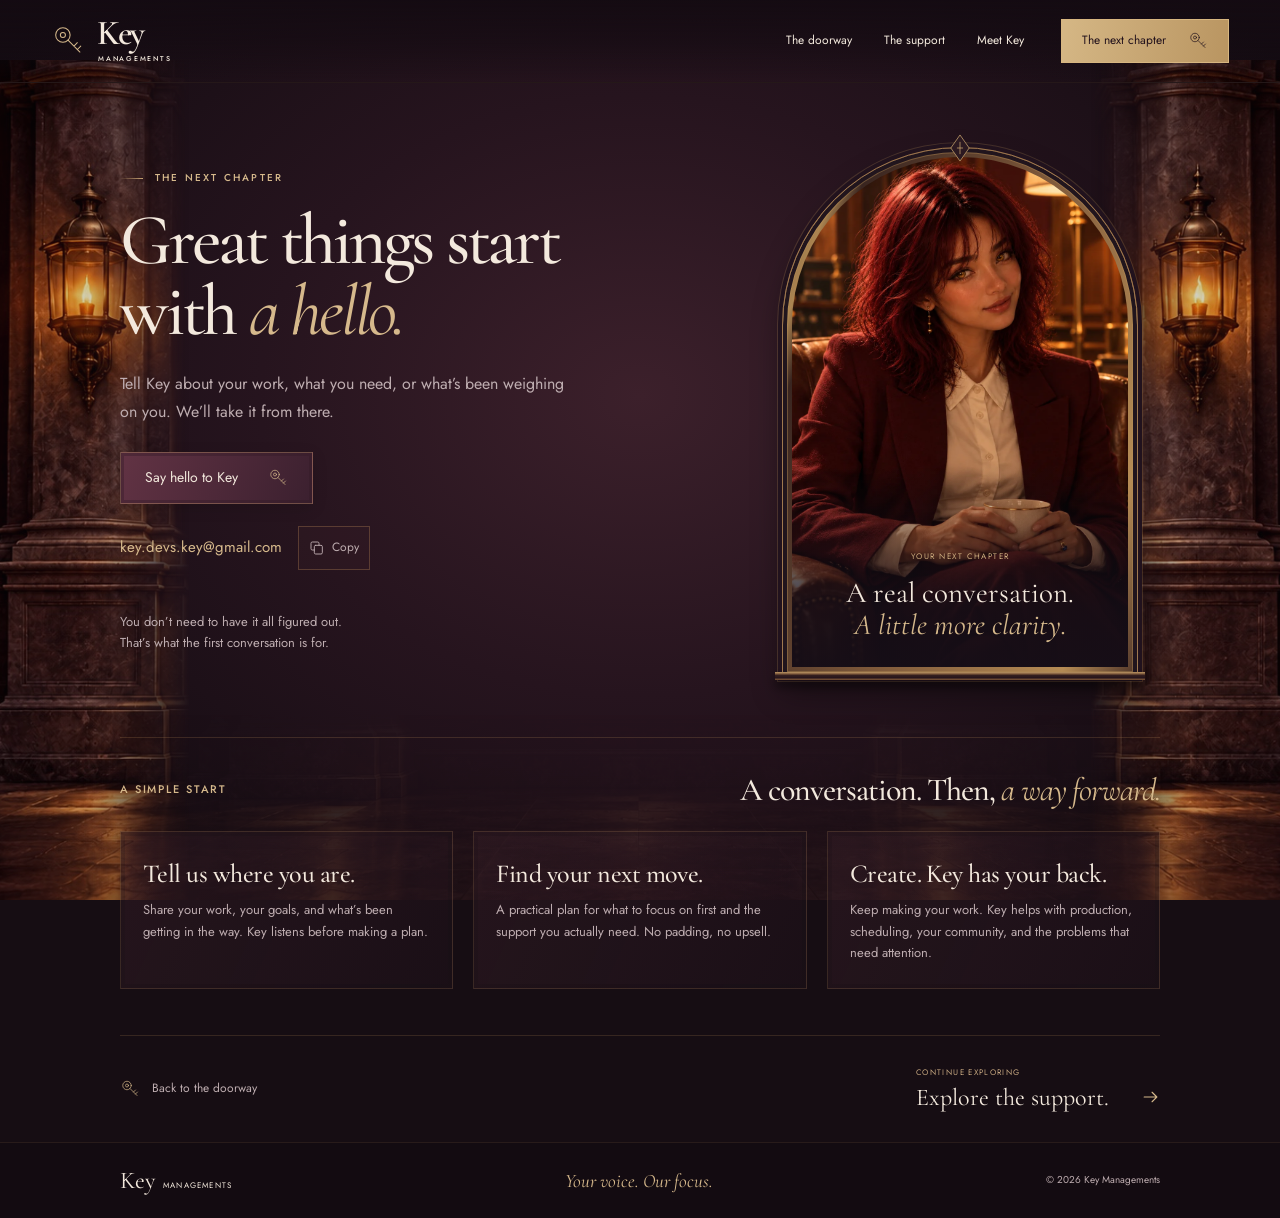
<file: contact/index.html>
<!doctype html>
<html lang="en">
<head>
  <meta charset="utf-8">
  <meta name="viewport" content="width=device-width, initial-scale=1, viewport-fit=cover">
  <meta name="theme-color" content="#110d11">
  <meta name="description" content="Start a conversation with Key about your work, your goals, and the support you need. Email key.devs.key@gmail.com.">
  <title>Let’s talk — Key Managements</title>
  <link rel="icon" type="image/svg+xml" href="../assets/favicon.svg">
  <link rel="preconnect" href="https://fonts.googleapis.com">
  <link rel="preconnect" href="https://fonts.gstatic.com" crossorigin>
  <link href="https://fonts.googleapis.com/css2?family=Cormorant+Garamond:ital,wght@0,400;0,500;0,600;1,400;1,500&family=Jost:wght@400;450;500;550;600&display=swap" rel="stylesheet">
  <link rel="stylesheet" href="../styles.css?v=chapters-1">
  <link rel="stylesheet" href="../interior.css?v=rooms-1">
  <link rel="stylesheet" href="../architecture.css?v=illustrated-3">
  <script src="../main.js?v=chapters-1" defer></script>
</head>
<body data-page="contact" class="interior-page">
  <div class="interior-room" aria-hidden="true"><div class="architecture-wing architecture-wing-left"></div><div class="architecture-wing architecture-wing-right"></div><div class="architecture-floor"></div></div>
  <svg class="icon-library" xmlns="http://www.w3.org/2000/svg" aria-hidden="true">
    <symbol id="i-key" viewBox="0 0 40 40"><circle cx="14" cy="13" r="8.5"/><circle cx="14" cy="13" r="3"/><path d="m20 19 14 14m-7-7 4-4m0 8 4-4"/></symbol>
    <symbol id="i-arrow" viewBox="0 0 24 24"><path d="M4 12h16m-6-6 6 6-6 6"/></symbol>
    <symbol id="i-arrow-up" viewBox="0 0 24 24"><path d="M6 18 18 6M6 6h12v12"/></symbol>
    <symbol id="i-chat" viewBox="0 0 28 28"><path d="M24 13a10 10 0 0 1-10 10 12 12 0 0 1-5-1l-5 2 1-6a10 10 0 1 1 19-5Z"/><path d="M9 11h10M9 16h6"/></symbol>
    <symbol id="i-calendar" viewBox="0 0 28 28"><rect x="4" y="6" width="20" height="18" rx="2"/><path d="M9 3v6m10-6v6M4 12h20m-15 5h3m4 0h3m-10 4h3"/></symbol>
    <symbol id="i-contract" viewBox="0 0 28 28"><path d="M7 3h10l5 5v17H7Z"/><path d="M17 3v6h5M11 14h7m-7 4h7m-7 3h4"/></symbol>
    <symbol id="i-shield" viewBox="0 0 28 28"><path d="m14 3 10 4v7c0 5-6 9-10 11C10 23 4 19 4 14V7Z"/><path d="m9 14 3 3 7-7"/></symbol>
    <symbol id="i-mic" viewBox="0 0 28 28"><rect x="10" y="3" width="8" height="15" rx="4"/><path d="M6 13v1a8 8 0 0 0 16 0v-1m-8 9v4m-5 0h10"/></symbol>
    <symbol id="i-people" viewBox="0 0 28 28"><circle cx="11" cy="9" r="4"/><path d="M3 24v-3a8 8 0 0 1 16 0v3M20 5a4 4 0 0 1 0 8m2 4a6 6 0 0 1 4 6"/></symbol>
    <symbol id="i-heart" viewBox="0 0 28 28"><path d="M14 24 4 14C-3 6 7-1 14 7 21-1 31 6 24 14Z"/></symbol>
    <symbol id="i-chart" viewBox="0 0 28 28"><path d="M4 4v20h21M9 19v-6m6 6V9m6 10V5"/></symbol>
    <symbol id="i-copy" viewBox="0 0 24 24"><rect x="8" y="8" width="12" height="13" rx="2"/><path d="M15 8V5a2 2 0 0 0-2-2H5a2 2 0 0 0-2 2v8a2 2 0 0 0 2 2h3"/></symbol>
  </svg>
  <a class="skip-link" href="#main">Skip to content</a>
  <header class="site-header"><div class="container header-inner">
    <a class="brand" href="../" aria-label="Key Managements home"><svg class="brand-mark" aria-hidden="true"><use href="#i-key"/></svg><span class="wordmark">Key<span>MANAGEMENTS</span></span></a>
    <button class="menu-toggle" type="button" aria-expanded="false" aria-controls="main-nav"><span>Menu</span><span class="menu-lines" aria-hidden="true"></span></button>
    <nav id="main-nav" class="main-nav" aria-label="Main navigation"><a href="../">The doorway</a><a href="../services/">The support</a><a href="../about/">Meet Key</a><a href="../contact/" aria-current="page" class="nav-contact">The next chapter<svg class="icon" aria-hidden="true"><use href="#i-key"/></svg></a></nav>
  </div></header>
  <main id="main" tabindex="-1">
    <section class="container interior-layout contact-room" aria-labelledby="contact-title">
      <div class="contact-copy interior-copy"><p class="eyebrow">THE NEXT CHAPTER</p><h1 id="contact-title">Great things start<br>with <em>a hello.</em></h1><p class="page-intro">Tell Key about your work, what you need, or what’s been weighing on you. We’ll take it from there.</p><a class="button button-primary" href="mailto:key.devs.key@gmail.com">Say hello to Key <svg class="icon" aria-hidden="true"><use href="#i-key"/></svg></a><div class="email-row"><a id="mail" href="mailto:key.devs.key@gmail.com">key.devs.key@gmail.com</a><button id="copyMail" type="button" aria-label="Copy email address"><svg class="icon" aria-hidden="true"><use href="#i-copy"/></svg><span class="copy-label">Copy</span></button></div><p class="copy-status" id="copyStatus" role="status" aria-live="polite"></p><p class="contact-note">You don’t need to have it all figured out.<br>That’s what the first conversation is for.</p></div>
      <div class="interior-visual"><figure class="arched-portrait"><span class="arch-crest" aria-hidden="true"><svg viewBox="0 0 30 36"><path d="M15 1 27 18 15 35 3 18Z"/><path d="M15 10v16m-4-8h8"/></svg></span><img src="../assets/key-care.webp" alt="Key with a cup of tea in a warm studio lounge" width="1122" height="1402" fetchpriority="high"><figcaption><span>YOUR NEXT CHAPTER</span><p>A real conversation.<br><em>A little more clarity.</em></p></figcaption></figure></div>
    </section>
    <section class="container process" id="process" aria-labelledby="process-title"><div class="process-heading"><p class="eyebrow">A SIMPLE START</p><h2 id="process-title">A conversation. Then, <em>a way forward.</em></h2></div><ol class="steps"><li><h3>Tell us where you are.</h3><p>Share your work, your goals, and what’s been getting in the way. Key listens before making a plan.</p></li><li><h3>Find your next move.</h3><p>A practical plan for what to focus on first and the support you actually need. No padding, no upsell.</p></li><li><h3>Create. Key has your back.</h3><p>Keep making your work. Key helps with production, scheduling, your community, and the problems that need attention.</p></li></ol></section><nav class="container room-navigation" aria-label="Continue exploring"><a href="../" class="return-door"><svg class="icon" aria-hidden="true"><use href="#i-key"/></svg><span>Back to the doorway</span></a><a href="../services/" class="next-room"><small>CONTINUE EXPLORING</small><span>Explore the support. <svg class="icon" aria-hidden="true"><use href="#i-arrow"/></svg></span></a></nav></main>
  <footer class="site-footer"><div class="container footer-inner"><a class="footer-signature" href="../">Key <span>Managements</span></a><p>Your voice. Our focus.</p><small>© 2026 Key Managements</small></div></footer>
</body>
</html>
</file>
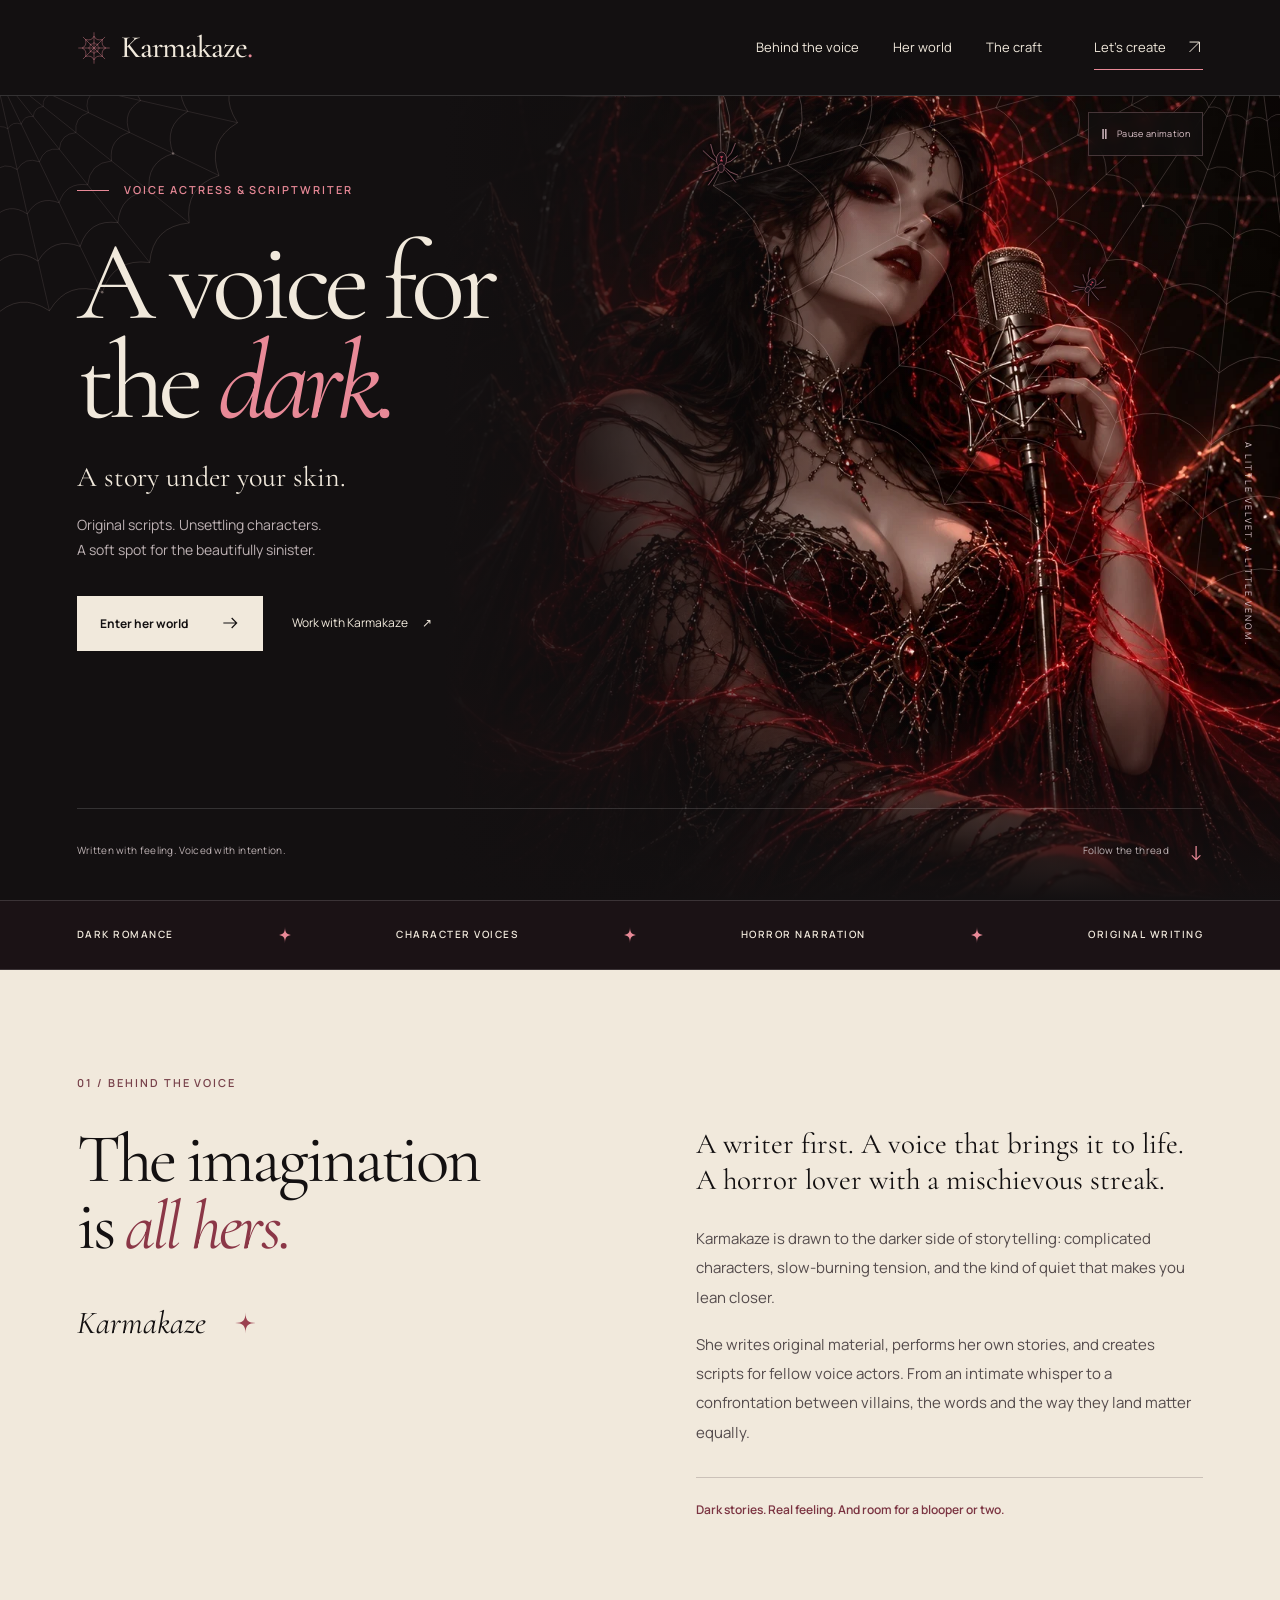
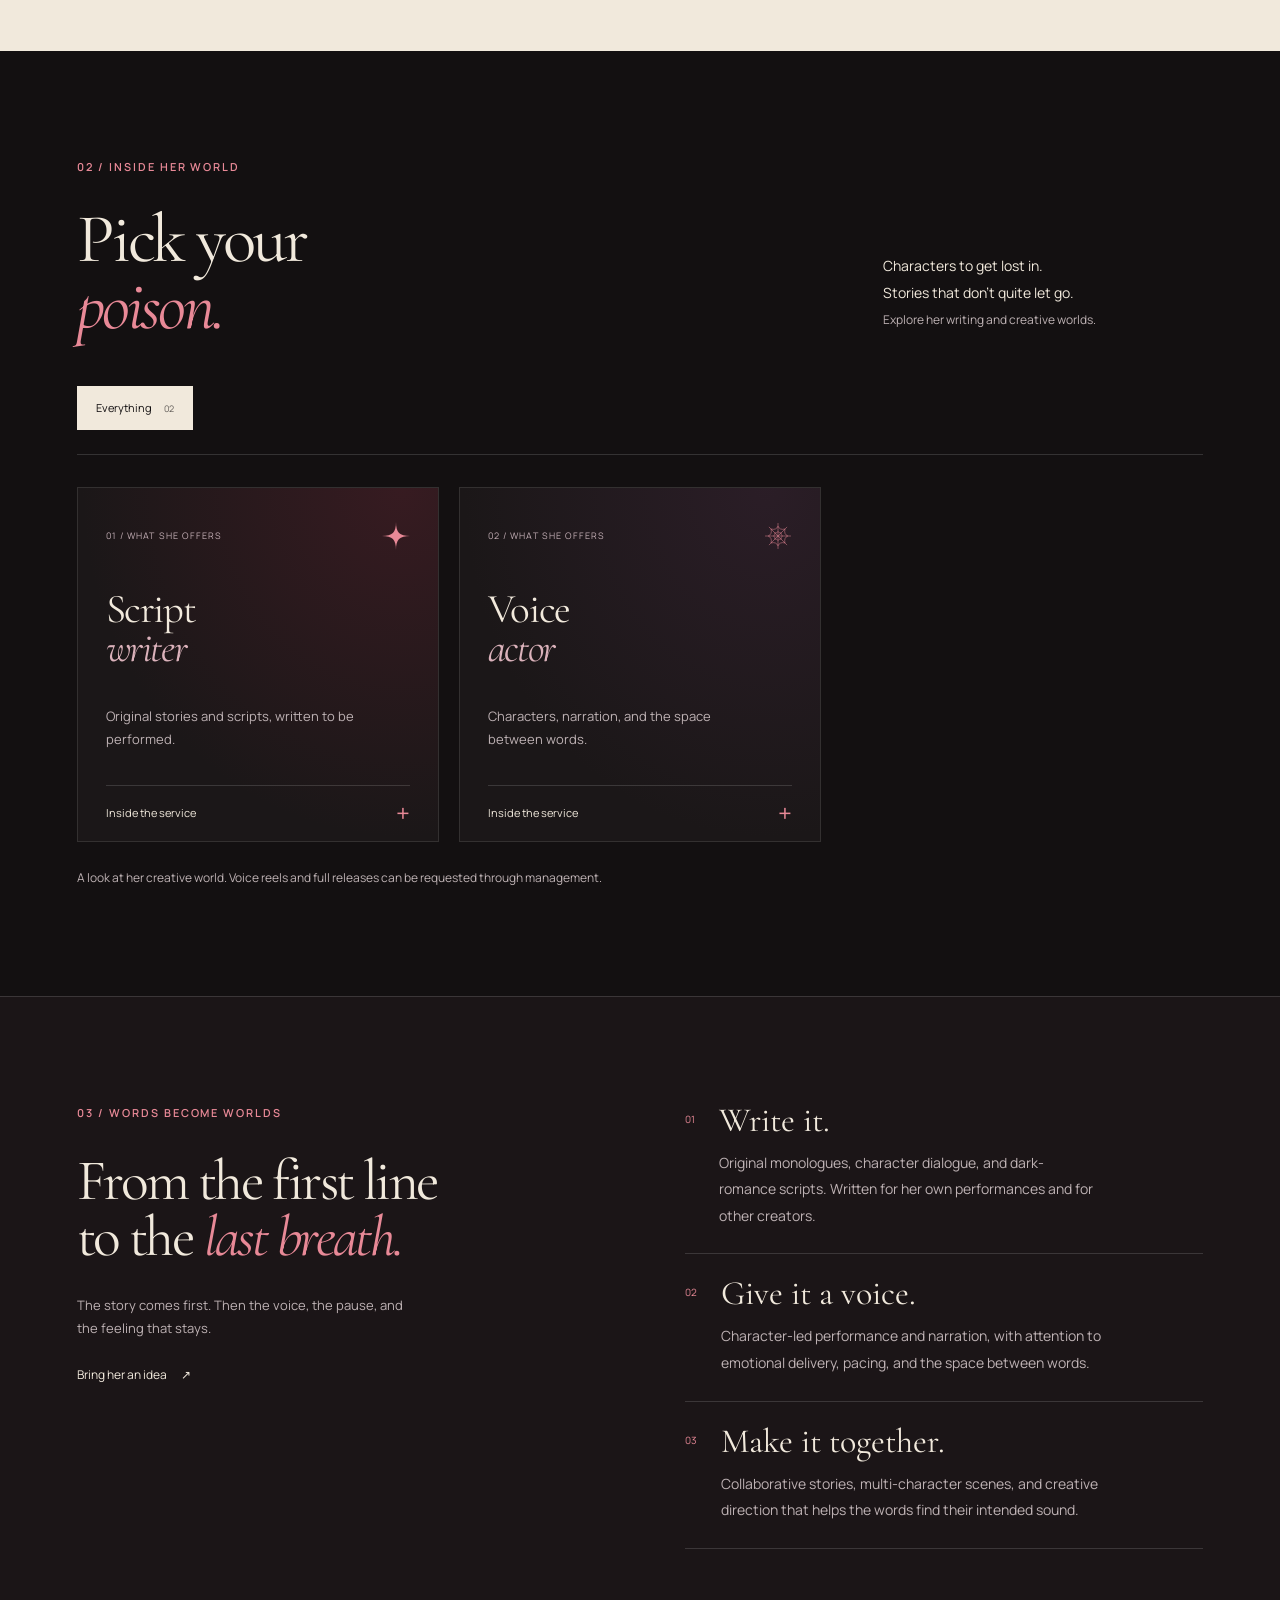
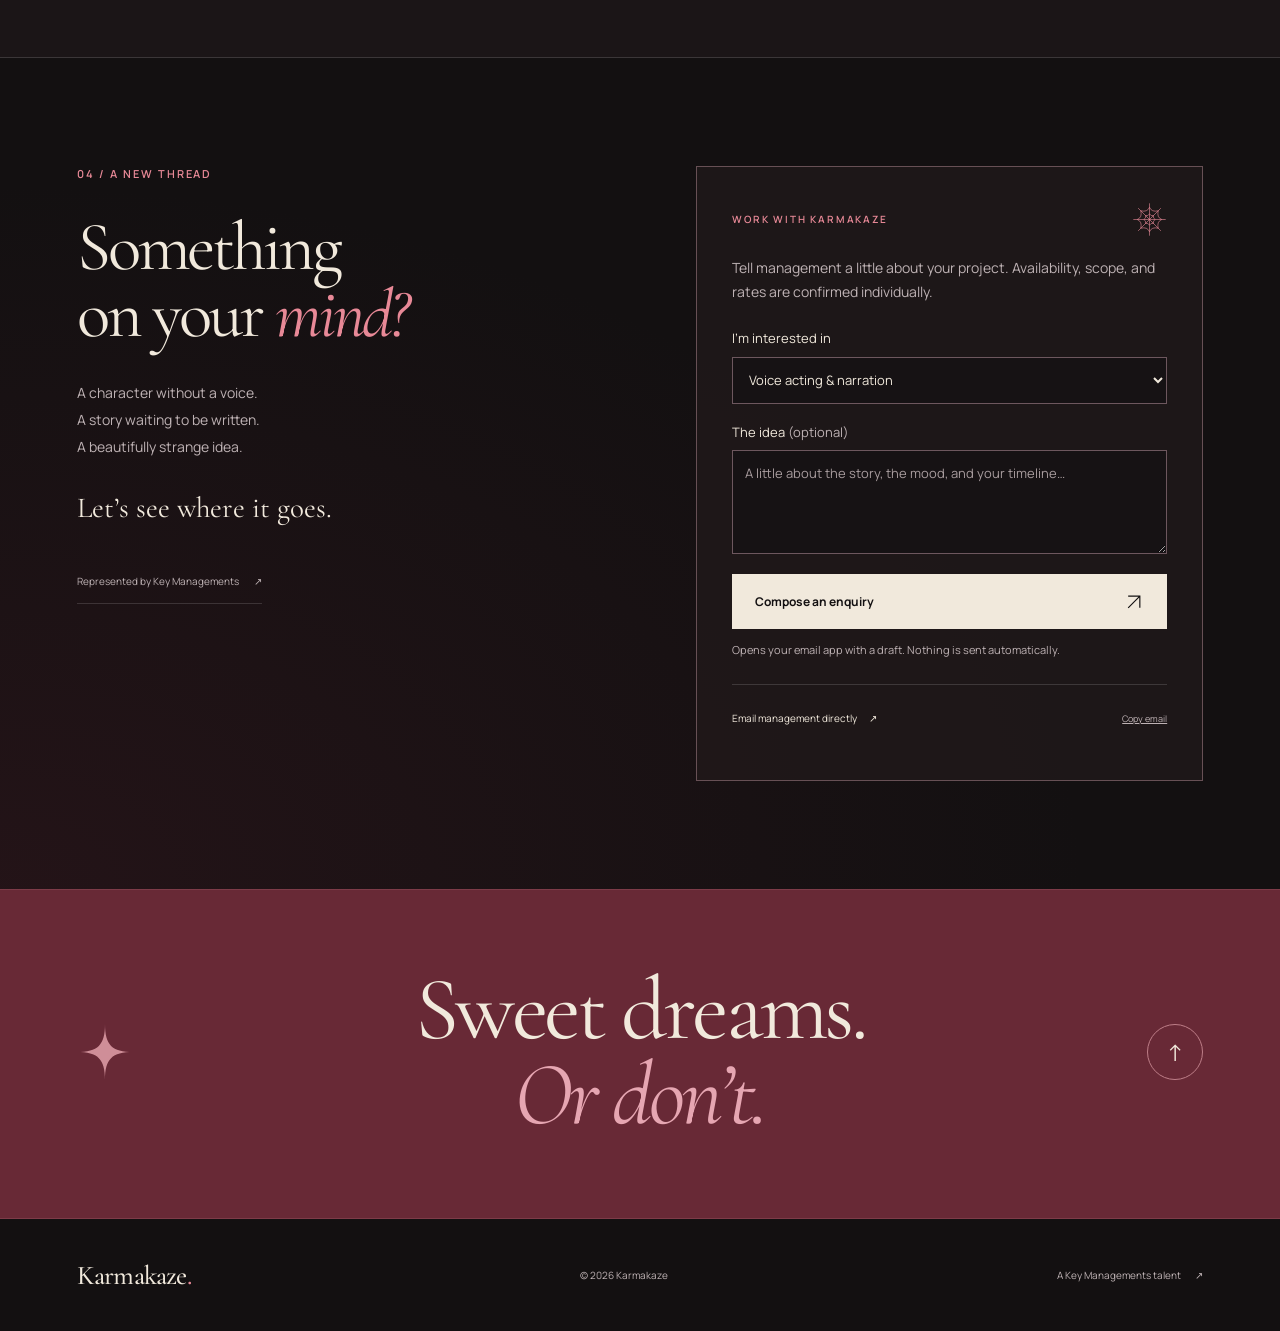
<file: karmakaze/index.html>
<!doctype html>
<html lang="en">
<head>
  <meta charset="utf-8">
  <meta name="viewport" content="width=device-width, initial-scale=1, viewport-fit=cover">
  <meta name="theme-color" content="#131011">
  <meta name="description" content="Enter the world of Karmakaze. Voice actress, original scriptwriter, and horror lover. Explore her characters, dark romance, and collaborations.">
  <title>Karmakaze — A Voice for the Dark</title>
  <link rel="canonical" href="https://karmakaze.keymanagements.org/">
  <meta property="og:type" content="website">
  <meta property="og:title" content="Karmakaze — A Voice for the Dark">
  <meta property="og:description" content="Original scripts. Unsettling characters. A soft spot for the beautifully sinister.">
  <meta property="og:image" content="https://karmakaze.keymanagements.org/assets/karmakaze-hero.jpg">
  <meta property="og:url" content="https://karmakaze.keymanagements.org/">
  <meta name="twitter:card" content="summary_large_image">
  <link rel="icon" type="image/svg+xml" href="favicon.svg">
  <link rel="preconnect" href="https://fonts.googleapis.com">
  <link rel="preconnect" href="https://fonts.gstatic.com" crossorigin>
  <link href="https://fonts.googleapis.com/css2?family=Cormorant+Garamond:ital,wght@0,400;0,500;0,600;1,400;1,500&family=Manrope:wght@400;500;600;700&display=swap" rel="stylesheet">
  <link rel="stylesheet" href="styles.css?v=2">
  <script src="main.js?v=2" defer></script>
  <script src="web.js?v=1" defer></script>
</head>
<body>
  <svg class="symbols" xmlns="http://www.w3.org/2000/svg" aria-hidden="true"><defs>
    <symbol id="arrow" viewBox="0 0 24 24"><path d="M4 12h16m-6-6 6 6-6 6"/></symbol>
    <symbol id="diagonal" viewBox="0 0 24 24"><path d="M5 19 19 5M5 5h14v14"/></symbol>
    <symbol id="star" viewBox="0 0 32 32"><path d="M16 0c0 12-4 16-16 16 12 0 16 4 16 16 0-12 4-16 16-16C20 16 16 12 16 0Z" fill="currentColor" stroke="none"/></symbol>
    <symbol id="web" viewBox="0 0 80 80"><path d="M40 3v74M3 40h74M14 14l52 52M66 14 14 66M40 12q5 12 20 8-4 15 8 20-12 5-8 20-15-4-20 8-5-12-20-8 4-15-8-20 12-5 8-20 15 4 20-8ZM40 27q3 6 9 4-2 6 4 9-6 3-4 9-6-2-9 4-3-6-9-4 2-6-4-9 6-3 4-9 6 2 9-4Z"/></symbol>
  </defs></svg>
  <a class="skip-link" href="#main">Skip to content</a>
  <header class="site-header">
    <a class="brand" href="#top" aria-label="Karmakaze home"><svg aria-hidden="true"><use href="#web"/></svg>Karmakaze<span class="brand-dot">.</span></a>
    <button class="menu-toggle" type="button" aria-expanded="false" aria-controls="navigation">Menu <span aria-hidden="true">+</span></button>
    <nav id="navigation" aria-label="Main navigation">
      <a href="#about">Behind the voice</a><a href="#voices">Her world</a><a href="#craft">The craft</a>
      <a class="nav-contact" href="#find">Let’s create <svg aria-hidden="true"><use href="#diagonal"/></svg></a>
    </nav>
  </header>
  <main id="main">
    <section class="hero" id="top" aria-labelledby="hero-title">
      <div class="hero-art"><picture><source srcset="assets/karmakaze-hero.webp" type="image/webp"><img src="assets/karmakaze-hero.jpg" width="1122" height="1402" fetchpriority="high" alt="Karmakaze’s gothic persona, holding a vintage microphone amid crimson spider silk."></picture></div>
      <canvas class="hero-web" aria-hidden="true"></canvas>
      <button class="web-toggle" type="button" aria-pressed="false" hidden><span class="motion-icon" aria-hidden="true">Ⅱ</span><span class="motion-label">Pause animation</span></button>
      <div class="hero-content">
        <p class="eyebrow"><span class="red-line"></span> Voice actress &amp; scriptwriter</p>
        <h1 id="hero-title">A voice for<br>the <em>dark.</em></h1>
        <p class="hero-description">A story under your skin.</p>
        <p class="hero-detail">Original scripts. Unsettling characters.<br>A soft spot for the beautifully sinister.</p>
        <div class="hero-actions"><a class="button light" href="#voices">Enter her world <svg aria-hidden="true"><use href="#arrow"/></svg></a><a class="quiet-link" href="#find">Work with Karmakaze <span aria-hidden="true">↗</span></a></div>
      </div>
      <div class="hero-side-note" aria-hidden="true">A little velvet. A little venom.</div>
      <div class="hero-footer"><span>Written with feeling. Voiced with intention.</span><a href="#about">Follow the thread <span aria-hidden="true">↓</span></a></div>
    </section>
    <div class="genre-strip" aria-label="Creative genres"><span>Dark romance</span><svg aria-hidden="true"><use href="#star"/></svg><span>Character voices</span><svg aria-hidden="true"><use href="#star"/></svg><span>Horror narration</span><svg aria-hidden="true"><use href="#star"/></svg><span>Original writing</span></div>

    <section class="about section" id="about" aria-labelledby="about-title">
      <div class="about-heading"><p class="eyebrow">01 / Behind the voice</p><h2 id="about-title">The imagination<br>is <em>all hers.</em></h2><div class="signature">Karmakaze <svg aria-hidden="true"><use href="#star"/></svg></div></div>
      <div class="about-copy"><p class="intro">A writer first. A voice that brings it to life. A horror lover with a mischievous streak.</p><p>Karmakaze is drawn to the darker side of storytelling: complicated characters, slow-burning tension, and the kind of quiet that makes you lean closer.</p><p>She writes original material, performs her own stories, and creates scripts for fellow voice actors. From an intimate whisper to a confrontation between villains, the words and the way they land matter equally.</p><p class="about-signoff">Dark stories. Real feeling. And room for a blooper or two.</p></div>
    </section>

    <section class="world section" id="voices" aria-labelledby="world-title">
      <div class="section-heading"><div><p class="eyebrow">02 / Inside her world</p><h2 id="world-title">Pick your<br><em>poison.</em></h2></div><p>Characters to get lost in.<br>Stories that don’t quite let go.<br><span class="muted">Explore her writing and creative worlds.</span></p></div>
      <div class="filters" role="group" aria-label="Filter creative work" hidden><button type="button" data-filter="all" aria-pressed="true">Everything <span>02</span></button></div>
      <p class="sr-only" id="filter-status" role="status" aria-live="polite"></p>
      <div class="story-grid">
        <article class="story story-script" data-category="offer"><div class="story-top"><span>01 / What she offers</span><svg aria-hidden="true"><use href="#star"/></svg></div><h3>Script<br><em>writer</em></h3><p>Original stories and scripts, written to be performed.</p><details><summary>Inside the service <span aria-hidden="true">+</span></summary><div class="story-detail"><p>Monologues, character dialogue, and whisper scripts — written for her own performances and for other creators.</p><span class="tags">Original scripts · Dialogue · Written to order</span><a href="#find" data-interest="Original scriptwriting">Enquire about scriptwriting ↗</a></div></details></article>
        <article class="story story-voice" data-category="offer"><div class="story-top"><span>02 / What she offers</span><svg aria-hidden="true"><use href="#web"/></svg></div><h3>Voice<br><em>actor</em></h3><p>Characters, narration, and the space between words.</p><details><summary>Inside the service <span aria-hidden="true">+</span></summary><div class="story-detail"><p>Character-led performance and horror narration, with attention to delivery, pacing, and atmosphere.</p><span class="tags">Character voices · Narration · Performance</span><a href="#find" data-interest="Voice acting &amp; narration">Enquire about voice work ↗</a></div></details></article>
      </div>
      <p class="portfolio-note">A look at her creative world. Voice reels and full releases can be requested through management.</p>
    </section>

    <section class="craft section" id="craft" aria-labelledby="craft-title">
      <div class="craft-intro"><p class="eyebrow">03 / Words become worlds</p><h2 id="craft-title">From the first line<br>to the <em>last breath.</em></h2><p>The story comes first. Then the voice, the pause, and the feeling that stays.</p><a class="quiet-link" href="#find">Bring her an idea <span aria-hidden="true">↗</span></a></div>
      <div class="craft-list"><article><span class="craft-number">01</span><div><h3>Write it.</h3><p>Original monologues, character dialogue, and dark-romance scripts. Written for her own performances and for other creators.</p></div></article><article><span class="craft-number">02</span><div><h3>Give it a voice.</h3><p>Character-led performance and narration, with attention to emotional delivery, pacing, and the space between words.</p></div></article><article><span class="craft-number">03</span><div><h3>Make it together.</h3><p>Collaborative stories, multi-character scenes, and creative direction that helps the words find their intended sound.</p></div></article></div>
    </section>

    <section class="contact section" id="find" aria-labelledby="contact-title"><span id="services" class="anchor-alias"></span>
      <div class="contact-copy"><p class="eyebrow">04 / A new thread</p><h2 id="contact-title">Something<br>on your <em>mind?</em></h2><p>A character without a voice.<br>A story waiting to be written.<br>A beautifully strange idea.</p><p class="contact-invitation">Let’s see where it goes.</p><a class="management-link" href="https://keymanagements.org/">Represented by Key Managements <span aria-hidden="true">↗</span></a></div>
      <div class="contact-panel"><div class="panel-heading"><span class="eyebrow">Work with Karmakaze</span><svg aria-hidden="true"><use href="#web"/></svg></div><p>Tell management a little about your project. Availability, scope, and rates are confirmed individually.</p>
        <form id="enquiry-form"><label for="project-type">I’m interested in</label><select id="project-type" name="project"><option>Voice acting &amp; narration</option><option>Original scriptwriting</option><option>Creative collaboration</option><option>Something else</option></select><label for="project-brief">The idea <span>(optional)</span></label><textarea id="project-brief" name="brief" rows="3" maxlength="3000" placeholder="A little about the story, the mood, and your timeline…"></textarea><button class="button light" type="submit">Compose an enquiry <svg aria-hidden="true"><use href="#diagonal"/></svg></button><p class="form-note">Opens your email app with a draft. Nothing is sent automatically.</p></form>
        <div class="direct-contact"><a href="mailto:ksodonnell1998@icloud.com">Email management directly <span aria-hidden="true">↗</span></a><button type="button" class="copy-email" hidden>Copy email</button></div><p id="contact-status" class="contact-status" role="status" aria-live="polite"></p>
        <noscript><style>#enquiry-form{display:none}</style><p>Send your project details to <a href="mailto:ksodonnell1998@icloud.com">management by email</a>.</p></noscript>
      </div>
    </section>
    <section class="closing" aria-label="Closing note"><svg aria-hidden="true"><use href="#star"/></svg><p>Sweet dreams.<br><em>Or don’t.</em></p><a href="#top" aria-label="Back to top">↑</a></section>
  </main>
  <footer class="site-footer"><a class="brand" href="#top">Karmakaze<span class="brand-dot">.</span></a><span>© 2026 Karmakaze</span><a href="https://keymanagements.org/">A Key Managements talent <span aria-hidden="true">↗</span></a></footer>
</body>
</html>
</file>
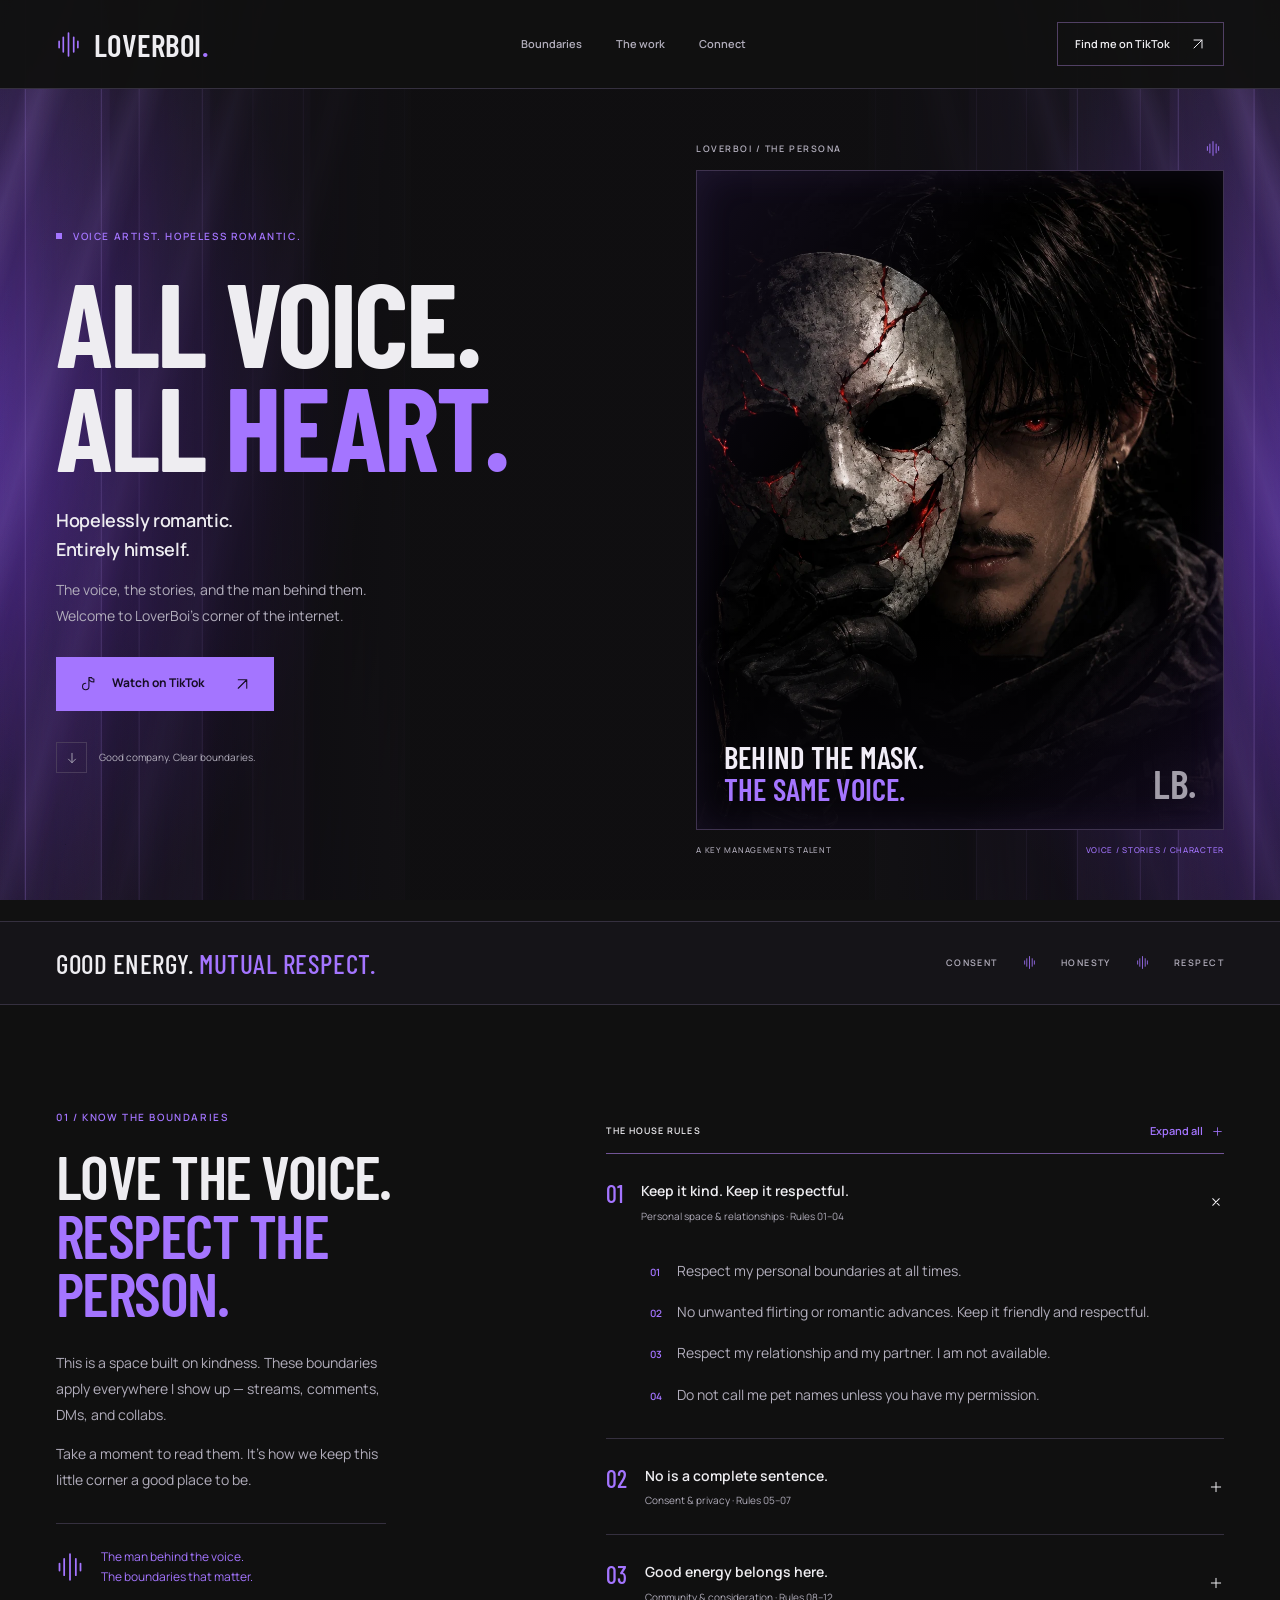
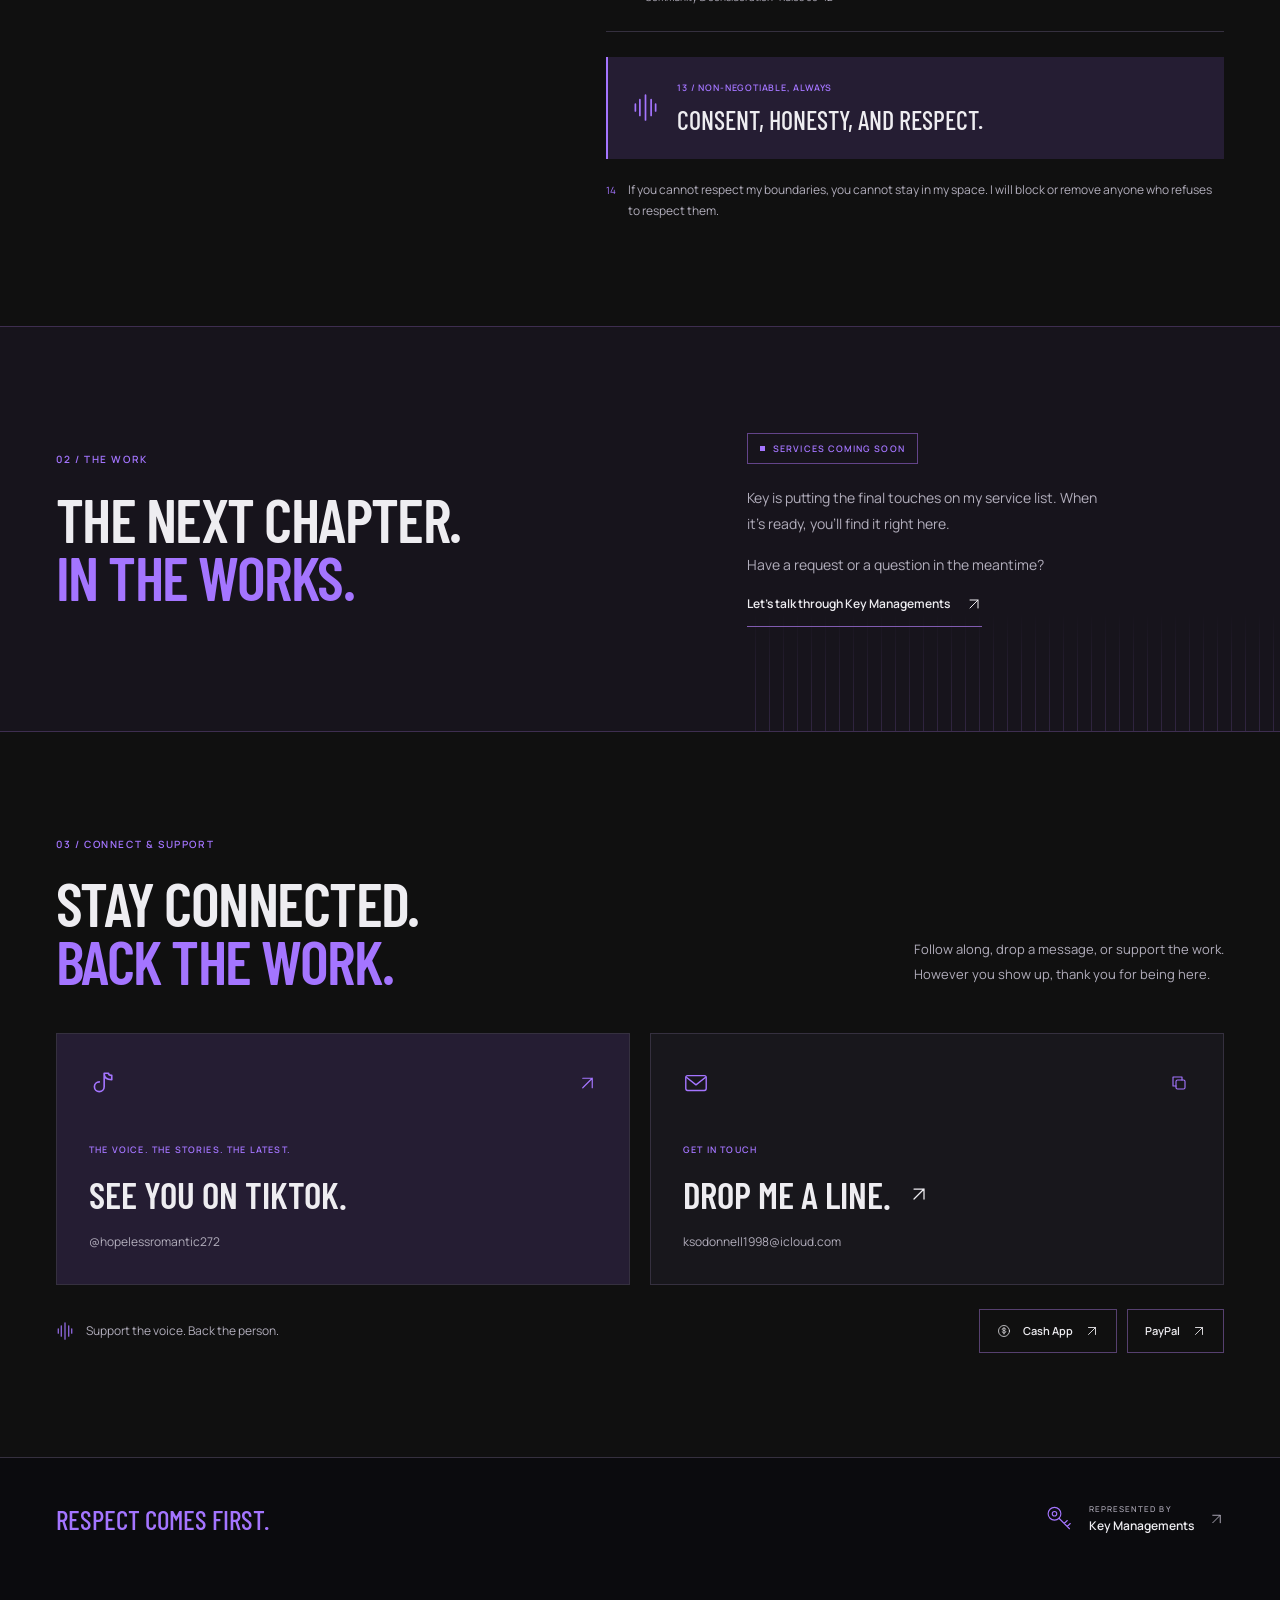
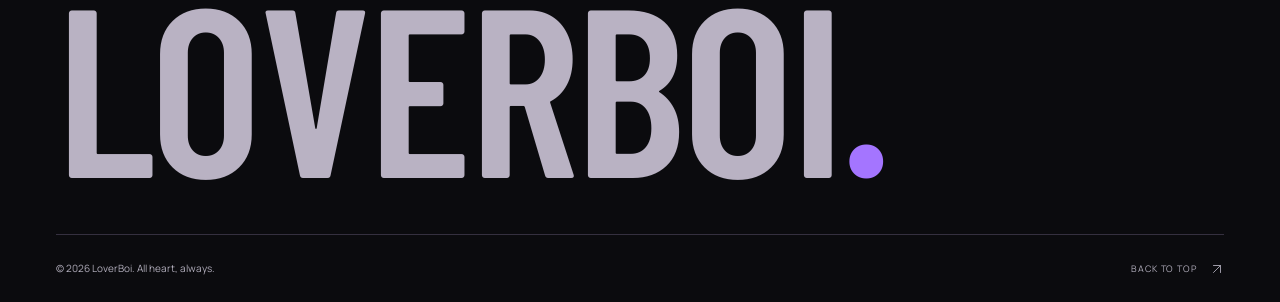
<file: loverboi/index.html>
<!doctype html>
<html lang="en">
<head>
<meta charset="utf-8">
<meta name="viewport" content="width=device-width, initial-scale=1, viewport-fit=cover">
<meta name="theme-color" content="#111111">
<meta name="description" content="All voice. All heart. LoverBoi — voice artist managed by Key Managements. His stories, boundaries, services, and ways to support the work.">
<meta property="og:title" content="LoverBoi — All voice. All heart.">
<meta property="og:description" content="The voice, the stories, and the man behind them. A Key Managements talent.">
<meta property="og:type" content="website">
<meta property="og:url" content="https://loverboi.keymanagements.org/">
<meta property="og:image" content="https://loverboi.keymanagements.org/assets/loverboi-persona.webp">
<meta property="og:image:alt" content="LoverBoi’s persona with a cracked silver mask and ember-red eye.">
<meta property="og:image:width" content="1024">
<meta property="og:image:height" content="1536">
<meta name="twitter:card" content="summary_large_image">
<title>LoverBoi — Voice Artist | Key Managements</title>
<link rel="icon" type="image/svg+xml" href="favicon.svg?v=5">
<link rel="preconnect" href="https://fonts.googleapis.com">
<link rel="preconnect" href="https://fonts.gstatic.com" crossorigin>
<link href="https://fonts.googleapis.com/css2?family=Barlow+Condensed:wght@500;600;700&family=Manrope:wght@400;500;600;700&display=swap" rel="stylesheet">
<link rel="preload" as="image" href="assets/loverboi-persona.webp">
<link rel="stylesheet" href="styles.css?v=8">
<script src="main.js?v=5" defer></script>
<noscript><style>@media(max-width:640px){.main-nav{display:flex;flex-wrap:wrap}.menu-toggle{display:none}.header-inner{flex-wrap:wrap;padding-block:14px;gap:8px 20px}}</style></noscript>
</head>
<body>
<div class="page-atmosphere" aria-hidden="true">
 <div class="page-glow page-glow-left"></div><div class="page-glow page-glow-right"></div>
 <div class="mirror-wall mirror-wall-left"><span></span><span></span><span></span><span></span></div>
 <div class="mirror-wall mirror-wall-right"><span></span><span></span><span></span><span></span></div>
</div>
<svg class="icon-library" xmlns="http://www.w3.org/2000/svg" aria-hidden="true">
    <symbol id="i-wave" viewBox="0 0 24 24"><path d="M3 9v6m4-10v14m5-18v22m5-18v14m4-10v6"/></symbol>
    <symbol id="i-arrow" viewBox="0 0 24 24"><path d="M4 12h16m-6-6 6 6-6 6"/></symbol>
    <symbol id="i-arrow-up" viewBox="0 0 24 24"><path d="M6 18 18 6M6 6h12v12"/></symbol>
    <symbol id="i-key" viewBox="0 0 40 40"><circle cx="14" cy="13" r="8.5"/><circle cx="14" cy="13" r="3"/><path d="m20 19 14 14m-7-7 4-4m0 8 4-4"/></symbol>
    <symbol id="i-mail" viewBox="0 0 28 28"><rect x="3" y="6" width="22" height="16" rx="2"/><path d="m4 8 10 8 10-8"/></symbol>
    <symbol id="i-coin" viewBox="0 0 28 28"><circle cx="14" cy="14" r="11"/><path d="M14 8v12m3.5-9.5c0-1.4-1.6-2.5-3.5-2.5s-3.5 1.1-3.5 2.5 1.3 2.2 3.5 2.5 3.5 1.1 3.5 2.5-1.6 2.5-3.5 2.5-3.5-1.1-3.5-2.5"/></symbol>
    <symbol id="i-play" viewBox="0 0 28 28"><circle cx="14" cy="14" r="11"/><path d="m11.5 9.5 7 4.5-7 4.5Z"/></symbol>

<symbol id="i-arrow-down" viewBox="0 0 24 24"><path d="M12 4v16m-6-6 6 6 6-6"/></symbol>
<symbol id="i-note" viewBox="0 0 24 24"><path d="M14 3v12.5a4.5 4.5 0 1 1-4.5-4.5M14 3c0 4 3 6 7 6V5c-2 0-3-1-3-2Z"/></symbol>
<symbol id="i-plus" viewBox="0 0 24 24"><path d="M5 12h14M12 5v14"/></symbol>
<symbol id="i-check" viewBox="0 0 24 24"><path d="m5 12 4 4L19 6"/></symbol>
<symbol id="i-copy" viewBox="0 0 24 24"><rect x="8" y="8" width="12" height="12" rx="2"/><path d="M16 8V4H4v12h4"/></symbol>
</svg>
<a class="skip-link" href="#main">Skip to content</a>
<header class="site-header">
 <div class="container header-inner">
  <a class="brand" href="#top" aria-label="LoverBoi home"><svg class="brand-mark" aria-hidden="true"><use href="#i-wave"/></svg><span>LoverBoi<span class="brand-period">.</span></span></a>
  <nav class="main-nav" aria-label="Main navigation"><a href="#boundaries">Boundaries</a><a href="#services">The work</a><a href="#support">Connect</a></nav>
  <a class="header-cta" href="https://www.tiktok.com/@hopelessromantic272" target="_blank" rel="noopener noreferrer">Find me on TikTok <svg class="icon" aria-hidden="true"><use href="#i-arrow-up"/></svg></a>
  <button class="menu-toggle" type="button" aria-expanded="false" aria-controls="mobile-nav"><span class="menu-label">Menu</span><span class="menu-lines" aria-hidden="true"></span></button>
 </div>
 <nav class="mobile-nav" id="mobile-nav" aria-label="Mobile navigation" hidden>
  <a href="#boundaries">Boundaries <span>01</span></a><a href="#services">The work <span>02</span></a><a href="#support">Connect <span>03</span></a><a href="https://www.tiktok.com/@hopelessromantic272" target="_blank" rel="noopener noreferrer">Find me on TikTok <svg class="icon" aria-hidden="true"><use href="#i-arrow-up"/></svg></a>
 </nav>
</header>
<main id="main">
 <section class="hero container" id="top" aria-labelledby="hero-title">
  <div class="hero-copy">
   <p class="eyebrow"><span class="status-dot" aria-hidden="true"></span> VOICE ARTIST. HOPELESS ROMANTIC.</p>
   <h1 id="hero-title"><span class="hero-title-line"><span>All voice.</span></span><span class="hero-title-line"><span>All <em>heart.</em></span></span></h1>
   <p class="hero-description">Hopelessly romantic.<br>Entirely himself.</p>
   <p class="hero-detail">The voice, the stories, and the man behind them. Welcome to LoverBoi’s corner of the internet.</p>
   <a class="button button-primary" href="https://www.tiktok.com/@hopelessromantic272" target="_blank" rel="noopener noreferrer"><svg class="icon" aria-hidden="true"><use href="#i-note"/></svg> Watch on TikTok <svg class="icon" aria-hidden="true"><use href="#i-arrow-up"/></svg></a>
   <a class="hero-footnote" href="#boundaries"><span class="round-arrow"><svg class="icon" aria-hidden="true"><use href="#i-arrow-down"/></svg></span>Good company. Clear boundaries.</a>
  </div>
  <div class="hero-art">
   <div class="art-topline"><span>LOVERBOI / THE PERSONA</span><svg class="icon" aria-hidden="true"><use href="#i-wave"/></svg></div>
   <figure class="portrait"><img src="assets/loverboi-persona.webp" width="1024" height="1536" fetchpriority="high" alt="LoverBoi’s dark-haired persona holding a cracked silver mask, with ember-red fissures and a glowing red eye."><figcaption><span>BEHIND THE MASK.<br><em>THE SAME VOICE.</em></span><span class="art-monogram" aria-hidden="true">LB.</span></figcaption></figure>
   <div class="art-note"><span>A KEY MANAGEMENTS TALENT</span><span>VOICE / STORIES / CHARACTER</span></div>
  </div>
 </section>
 <div class="values-band"><div class="container values-inner"><p>Good energy. <em>Mutual respect.</em></p><div><span>CONSENT</span><svg class="icon" aria-hidden="true"><use href="#i-wave"/></svg><span>HONESTY</span><svg class="icon" aria-hidden="true"><use href="#i-wave"/></svg><span>RESPECT</span></div></div></div>
 <section class="boundaries section-space" id="boundaries" aria-labelledby="boundaries-title">
  <div class="container boundaries-layout">
   <div class="boundaries-intro"><p class="eyebrow">01 / KNOW THE BOUNDARIES</p><h2 id="boundaries-title">Love the voice.<br><em>Respect the person.</em></h2><p>This is a space built on kindness. These boundaries apply everywhere I show up — streams, comments, DMs, and collabs.</p><p>Take a moment to read them. It’s how we keep this little corner a good place to be.</p><div class="personal-note"><svg class="icon" aria-hidden="true"><use href="#i-wave"/></svg><span>The man behind the voice.<br> The boundaries that matter.</span></div></div>
   <div class="boundaries-content"><div class="rules-toolbar"><span>THE HOUSE RULES</span><button class="expand-rules" type="button" hidden>Expand all <svg class="icon" aria-hidden="true"><use href="#i-plus"/></svg></button></div>
    <details class="rule-group" open><summary><span class="group-number">01</span><span>Keep it kind. Keep it respectful.<small>Personal space &amp; relationships · Rules 01–04</small></span><svg class="icon" aria-hidden="true"><use href="#i-plus"/></svg></summary><ol class="rule-list" start="1"><li><span class="rule-number">01</span><p>Respect my personal boundaries at all times.</p></li><li><span class="rule-number">02</span><p>No unwanted flirting or romantic advances. Keep it friendly and respectful.</p></li><li><span class="rule-number">03</span><p>Respect my relationship and my partner. I am not available.</p></li><li><span class="rule-number">04</span><p>Do not call me pet names unless you have my permission.</p></li></ol></details><details class="rule-group" ><summary><span class="group-number">02</span><span>No is a complete sentence.<small>Consent &amp; privacy · Rules 05–07</small></span><svg class="icon" aria-hidden="true"><use href="#i-plus"/></svg></summary><ol class="rule-list" start="5"><li class="rule-key"><span class="rule-number">05</span><p><strong>NO MEANS NO.</strong> Do not argue, guilt-trip, pressure, or try to change my mind.</p></li><li><span class="rule-number">06</span><p>Ask permission before following me or crossing my personal boundaries.</p></li><li><span class="rule-number">07</span><p>Respect my privacy. Do not pressure me to share personal information.</p></li></ol></details><details class="rule-group" ><summary><span class="group-number">03</span><span>Good energy belongs here.<small>Community &amp; consideration · Rules 08–12</small></span><svg class="icon" aria-hidden="true"><use href="#i-plus"/></svg></summary><ol class="rule-list" start="8"><li><span class="rule-number">08</span><p>Keep conversations respectful. No drama, gossip, or unnecessary negativity.</p></li><li><span class="rule-number">09</span><p>No provoking, insulting, threatening, or disrespecting me or my guests.</p></li><li><span class="rule-number">10</span><p>If I ask for space, give me space. I will reach out when I am ready.</p></li><li><span class="rule-number">11</span><p>Respect everyone else&rsquo;s boundaries, too. Everyone deserves to feel safe and comfortable.</p></li><li><span class="rule-number">12</span><p>Be patient with my Tourette syndrome. Some things I say may be involuntary tics and are not intentional.</p></li></ol></details>
    <div class="non-negotiables"><svg class="icon" aria-hidden="true"><use href="#i-wave"/></svg><div><p class="eyebrow">13 / NON-NEGOTIABLE, ALWAYS</p><p>Consent, honesty, and respect.</p></div></div>
    <div class="final-rule"><span>14</span><p>If you cannot respect my boundaries, you cannot stay in my space. I will block or remove anyone who refuses to respect them.</p></div>
   </div>
  </div>
 </section>
 <section class="work section-space" id="services" aria-labelledby="work-title">
  <div class="container work-layout"><div><p class="eyebrow">02 / THE WORK</p><h2 id="work-title">The next chapter.<br><em>In the works.</em></h2></div><div class="work-copy"><span class="coming-soon"><span aria-hidden="true"></span>SERVICES COMING SOON</span><p>Key is putting the final touches on my service list. When it’s ready, you’ll find it right here.</p><p>Have a request or a question in the meantime?</p><a class="text-link" href="https://keymanagements.org#contact">Let’s talk through Key Managements <svg class="icon" aria-hidden="true"><use href="#i-arrow-up"/></svg></a></div></div><div class="work-wave" aria-hidden="true"></div>
 </section>
 <section class="support section-space" id="support" aria-labelledby="support-title">
  <div class="container">
   <div class="support-heading"><div><p class="eyebrow">03 / CONNECT &amp; SUPPORT</p><h2 id="support-title">Stay connected.<br><em>Back the work.</em></h2></div><p>Follow along, drop a message, or support the work.<br>However you show up, thank you for being here.</p></div>
   <div class="support-grid">
    <a class="social-card tiktok-card" href="https://www.tiktok.com/@hopelessromantic272" target="_blank" rel="noopener noreferrer"><span class="card-top"><svg class="icon" aria-hidden="true"><use href="#i-note"/></svg> <svg class="icon" aria-hidden="true"><use href="#i-arrow-up"/></svg></span><span class="card-caption">THE VOICE. THE STORIES. THE LATEST.</span><h3>See you on TikTok.</h3><span class="card-handle">@hopelessromantic272</span></a>
    <div class="social-card email-card"><span class="card-top"><svg class="icon" aria-hidden="true"><use href="#i-mail"/></svg><button class="copy-email" type="button" aria-label="Copy email address" hidden><svg class="icon" aria-hidden="true"><use href="#i-copy"/></svg></button></span><span class="card-caption">GET IN TOUCH</span><h3><a href="mailto:ksodonnell1998@icloud.com">Drop me a line. <svg class="icon" aria-hidden="true"><use href="#i-arrow-up"/></svg></a></h3><a class="card-handle" href="mailto:ksodonnell1998@icloud.com">ksodonnell1998@icloud.com</a><span class="copy-status" role="status" aria-live="polite"></span></div>
   </div>
   <div class="support-bottom"><p><svg class="icon" aria-hidden="true"><use href="#i-wave"/></svg> Support the voice. Back the person.</p><div class="support-actions"><a href="https://cash.app/$ClawedComic98" target="_blank" rel="noopener noreferrer"><svg class="icon" aria-hidden="true"><use href="#i-coin"/></svg> Cash App <svg class="icon" aria-hidden="true"><use href="#i-arrow-up"/></svg></a><a href="https://paypal.me/CeciliaGleba" target="_blank" rel="noopener noreferrer">PayPal <svg class="icon" aria-hidden="true"><use href="#i-arrow-up"/></svg></a></div></div>
  </div>
 </section>
</main>
<footer class="site-footer"><div class="container"><div class="footer-top"><p>Respect comes first.</p><a href="https://keymanagements.org"><svg class="icon" aria-hidden="true"><use href="#i-key"/></svg><span>REPRESENTED BY<br><strong>Key Managements</strong></span><svg class="icon" aria-hidden="true"><use href="#i-arrow-up"/></svg></a></div><a class="footer-wordmark" href="#top" aria-label="LoverBoi, back to top">LoverBoi<span aria-hidden="true">.</span></a><div class="footer-bottom"><span>© 2026 LoverBoi. All heart, always.</span><a href="#top">BACK TO TOP <svg class="icon" aria-hidden="true"><use href="#i-arrow-up"/></svg></a></div></div></footer>
</body>
</html>
</file>
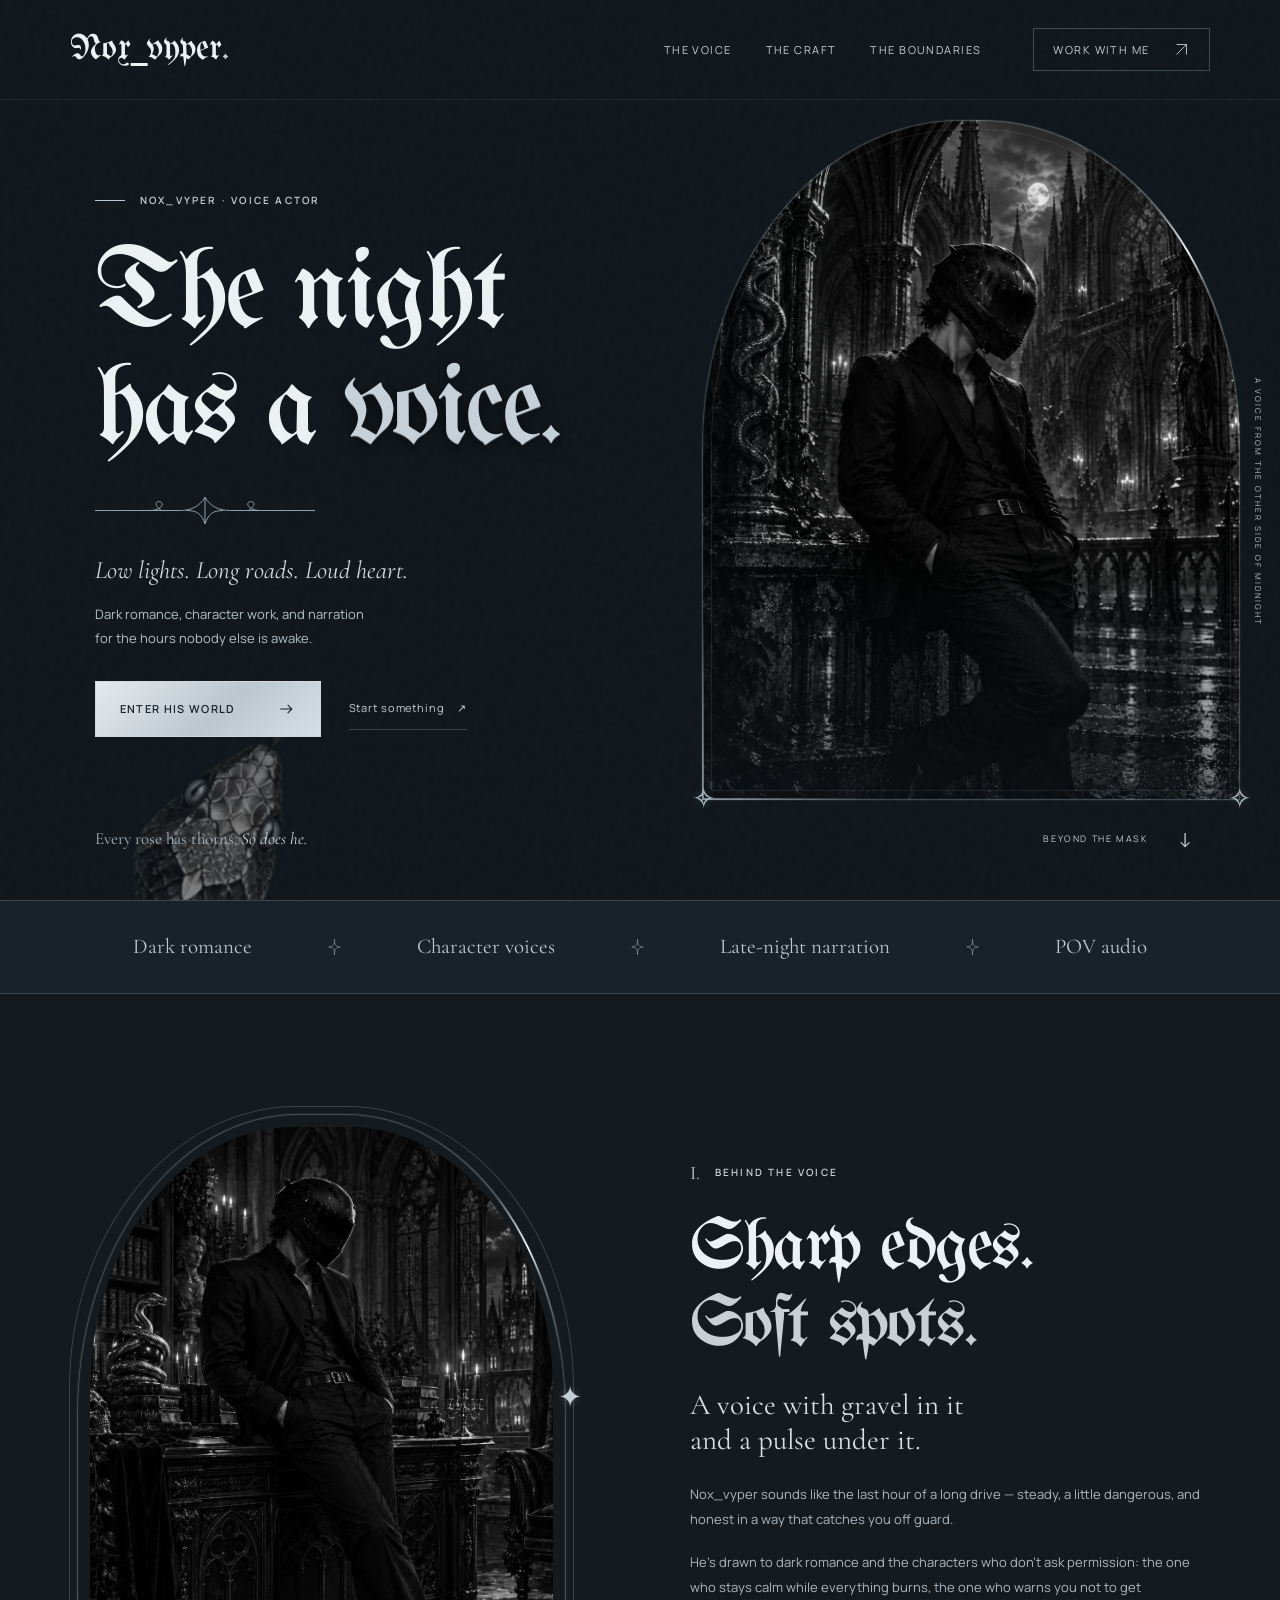
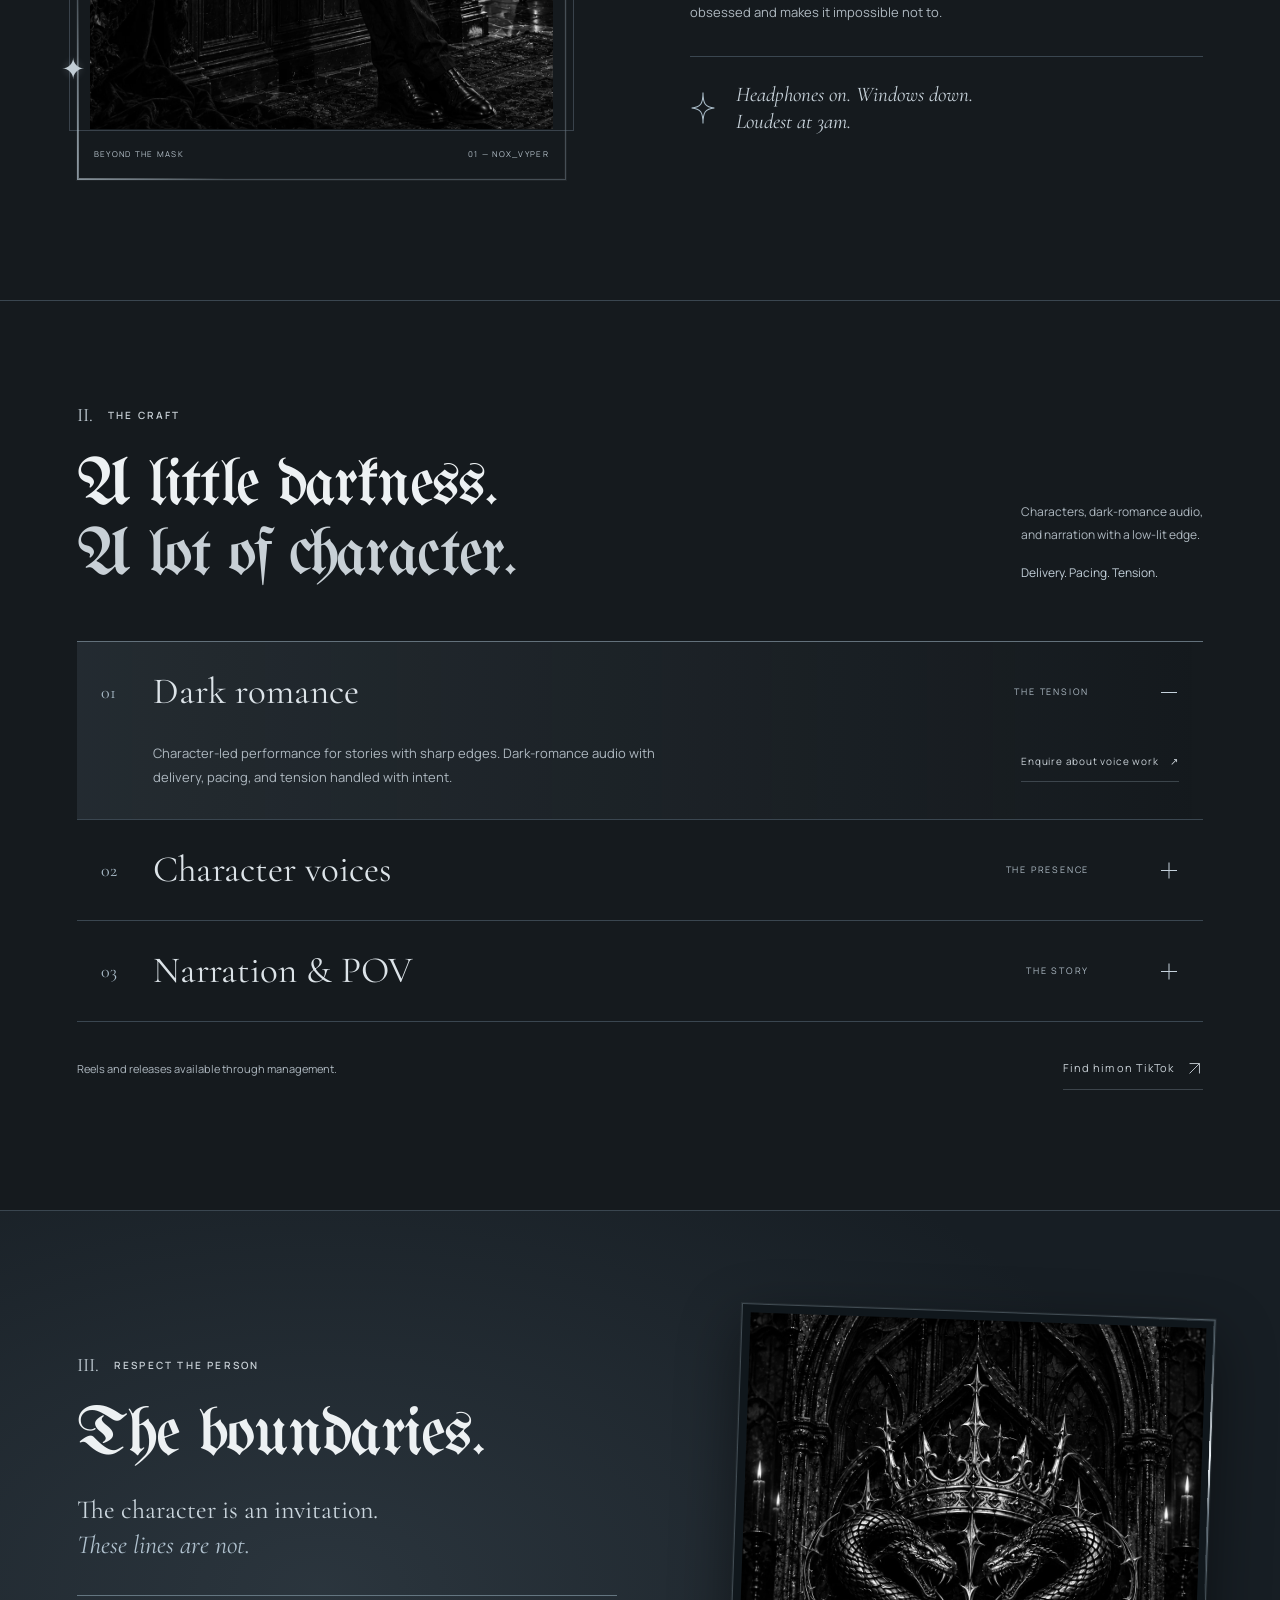
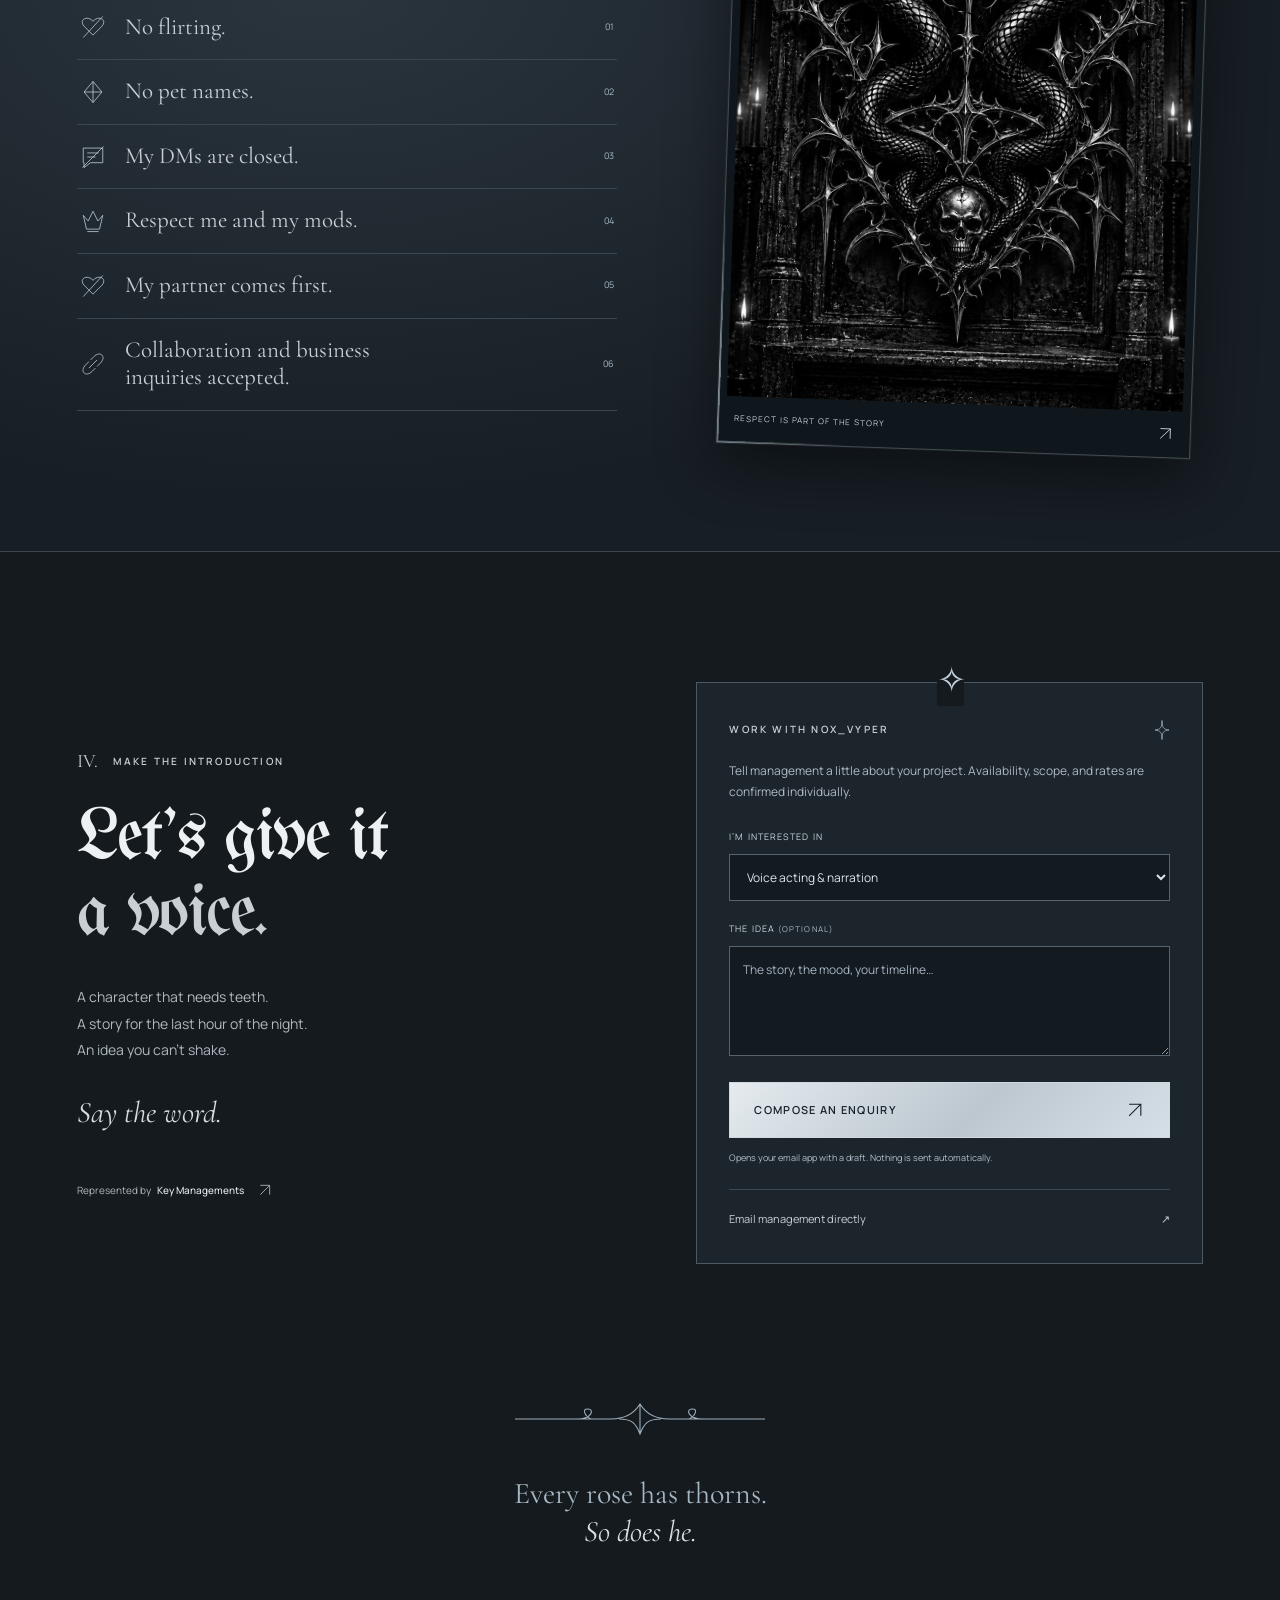
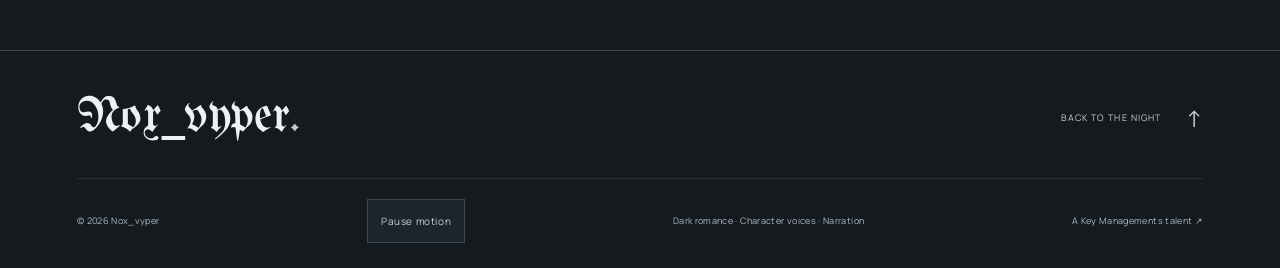
<file: nox/index.html>
<!doctype html>
<html lang="en">
<head>
  <meta charset="utf-8">
  <meta name="viewport" content="width=device-width, initial-scale=1">
  <meta name="theme-color" content="#151a1e">
  <meta name="description" content="Nox_vyper. Dark romance, character voices, and narration for the hours nobody else is awake. Represented by Key Managements.">
  <title>Nox_vyper — The Night Has a Voice</title>
  <meta property="og:title" content="Nox_vyper — The Night Has a Voice">
  <meta property="og:description" content="Dark romance. Character voices. Late-night narration.">
  <meta property="og:type" content="website">
  <link rel="canonical" href="https://nox.keymanagements.org/">
  <meta property="og:url" content="https://nox.keymanagements.org/">
  <meta property="og:image" content="https://nox.keymanagements.org/assets/vyper-gothic-hero.webp">
  <link rel="icon" type="image/svg+xml" href="assets/favicon.svg">
  <link rel="preload" href="assets/vyper-gothic-hero.webp" as="image" fetchpriority="high">
  <link rel="stylesheet" href="fonts.css">
  <link rel="stylesheet" href="styles.css">
  <link rel="stylesheet" href="atmosphere.css">
  <script src="main.js" defer></script>
  <script src="atmosphere.js?v=20261023-large" defer></script>
  <noscript><style>@media(max-width:800px){.menu-toggle{display:none}.site-header{min-height:82px;height:auto;flex-wrap:wrap;padding-block:20px;gap:18px}#navigation{display:flex;position:static;flex-wrap:wrap;flex-direction:row;gap:15px;background:none;padding:0;border:0}#navigation>a{font-size:8px;padding:4px}.nav-contact{border:0;margin:0}}</style></noscript>
</head>
<body>
  <canvas class="night-serpent" aria-hidden="true"></canvas>
  <svg class="symbols" xmlns="http://www.w3.org/2000/svg" aria-hidden="true"><defs>
    <symbol id="arrow" viewBox="0 0 24 24"><path d="M5 12h14m-5-5 5 5-5 5"/></symbol>
    <symbol id="diagonal" viewBox="0 0 24 24"><path d="M5 19 19 5M5 5h14v14"/></symbol>
    <symbol id="star" viewBox="0 0 32 40"><path d="M16 1c0 14-3 18-14 19 11 1 14 5 14 19 0-14 3-18 14-19C19 19 16 15 16 1Z"/></symbol>
    <symbol id="ornament" viewBox="0 0 300 40"><path d="M0 20h115c16 0 27-5 35-18 8 13 19 18 35 18h115M150 2v36m-25-18c15 0 20 5 25 18 5-13 10-18 25-18M75 20c16 0 21-11 13-12-8-1-5 8 3 12m134 0c-16 0-21-11-13-12 8-1 5 8-3 12"/></symbol>
    <symbol id="heart" viewBox="0 0 32 32"><path d="M16 26 5 15C-2 7 9 1 16 9c7-8 18-2 11 6ZM4 29 28 3"/></symbol>
    <symbol id="crown" viewBox="0 0 32 32"><path d="m4 9 6 7 6-12 6 12 6-7-4 17H8ZM9 29h14"/></symbol>
    <symbol id="message" viewBox="0 0 32 32"><path d="M4 5h24v18H13l-8 6v-6H4ZM9 11h14M9 16h10M3 29 29 3"/></symbol>
    <symbol id="diamond" viewBox="0 0 32 32"><path d="m16 3 11 13-11 13L5 16ZM5 16h22M16 3v26"/></symbol>
    <symbol id="link" viewBox="0 0 32 32"><path d="m13 11 4-4c8-8 16 0 8 8l-4 4m-2 2-4 4C7 33-1 25 7 17l4-4m0 8 10-10"/></symbol>
  </defs></svg>
  <a class="skip-link" href="#main">Skip to content</a>
  <header class="site-header">
    <a class="wordmark" href="#top" aria-label="Nox_vyper home">Nox_vyper<span aria-hidden="true">.</span></a>
    <button class="menu-toggle" aria-expanded="false" aria-controls="navigation" type="button">Menu <span aria-hidden="true">+</span></button>
    <nav id="navigation" aria-label="Main navigation">
      <a href="#about">The voice</a><a href="#work">The craft</a><a href="#boundaries">The boundaries</a>
      <a class="nav-contact" href="#contact">Work with me <svg><use href="#diagonal"/></svg></a>
    </nav>
  </header>
  <main id="main">
    <section class="hero" id="top" aria-labelledby="hero-title">
      <div class="hero-art"><img src="assets/vyper-gothic-hero.webp" width="1122" height="1402" alt="Nox_vyper’s helmeted persona in a black suit, standing in a rain-soaked gothic cloister with carved serpents and moonlit stained glass." fetchpriority="high"></div>
      <div class="hero-frame" aria-hidden="true"><span></span><i class="frame-glint"></i></div>
      <div class="hero-content">
        <p class="eyebrow"><span class="accent-line"></span> Nox_vyper · Voice actor</p>
        <h1 id="hero-title">The night<br>has a <em>voice.</em></h1>
        <svg class="hero-ornament" aria-hidden="true"><use href="#ornament"/></svg>
        <p class="hero-lead">Low lights. Long roads. Loud heart.</p>
        <p class="hero-description">Dark romance, character work, and narration<br class="desktop-break"> for the hours nobody else is awake.</p>
        <div class="hero-actions"><a class="button" href="#work">Enter his world <svg aria-hidden="true"><use href="#arrow"/></svg></a><a class="text-link" href="#contact">Start something <span aria-hidden="true">↗</span></a></div>
      </div>
      <div class="hero-side" aria-hidden="true">A voice from the other side of midnight</div>
      <div class="hero-bottom"><p>Every rose has thorns. <em>So does he.</em></p><a href="#about">Beyond the mask <span aria-hidden="true">↓</span></a></div>
    </section>
    <div class="genre-strip" aria-label="Creative genres"><span>Dark romance</span><svg aria-hidden="true"><use href="#star"/></svg><span>Character voices</span><svg aria-hidden="true"><use href="#star"/></svg><span>Late-night narration</span><svg aria-hidden="true"><use href="#star"/></svg><span>POV audio</span></div>

    <section class="about section" id="about" aria-labelledby="about-title">
      <figure class="portrait reveal">
        <i class="frame-glint" aria-hidden="true"></i>
        <div class="portrait-image"><img src="assets/vyper-gothic-study.webp" width="1122" height="1402" alt="Nox_vyper’s helmeted persona in a candlelit gothic study with a carved desk and tall stained-glass windows." loading="lazy"></div>
        <span class="portrait-corner top" aria-hidden="true">✦</span><span class="portrait-corner bottom" aria-hidden="true">✦</span>
        <figcaption><span>Beyond the mask</span><span>01 — Nox_vyper</span></figcaption>
      </figure>
      <div class="about-copy reveal"><p class="eyebrow"><span class="section-number">I.</span> Behind the voice</p><h2 id="about-title">Sharp edges.<br><em>Soft spots.</em></h2><p class="intro">A voice with gravel in it<br>and a pulse under it.</p><p>Nox_vyper sounds like the last hour of a long drive — steady, a little dangerous, and honest in a way that catches you off guard.</p><p>He’s drawn to dark romance and the characters who don’t ask permission: the one who stays calm while everything burns, the one who warns you not to get obsessed and makes it impossible not to.</p><div class="signature"><svg aria-hidden="true"><use href="#star"/></svg><span>Headphones on. Windows down.<br>Loudest at 3am.</span></div></div>
    </section>

    <section class="work section" id="work" aria-labelledby="work-title">
      <div class="section-heading reveal"><div><p class="eyebrow"><span class="section-number">II.</span> The craft</p><h2 id="work-title">A little darkness.<br><em>A lot of character.</em></h2></div><p>Characters, dark-romance audio,<br>and narration with a low-lit edge.<br><span>Delivery. Pacing. Tension.</span></p></div>
      <div class="services reveal">
        <details open><summary><span class="service-number">01</span><h3>Dark romance</h3><span class="service-tag">The tension</span><span class="expand" aria-hidden="true"></span></summary><div class="service-body"><p>Character-led performance for stories with sharp edges. Dark-romance audio with delivery, pacing, and tension handled with intent.</p><a class="text-link" href="#contact" data-interest="Voice acting &amp; narration">Enquire about voice work <span aria-hidden="true">↗</span></a></div></details>
        <details><summary><span class="service-number">02</span><h3>Character voices</h3><span class="service-tag">The presence</span><span class="expand" aria-hidden="true"></span></summary><div class="service-body"><p>A character with teeth. A voice with a pulse. Character-led voice acting that brings personality and presence to the story.</p><a class="text-link" href="#contact" data-interest="Voice acting &amp; narration">Tell us about your character <span aria-hidden="true">↗</span></a></div></details>
        <details><summary><span class="service-number">03</span><h3>Narration &amp; POV</h3><span class="service-tag">The story</span><span class="expand" aria-hidden="true"></span></summary><div class="service-body"><p>Late-night narration and POV audio for the hours nobody else is awake. A steady voice, a low-lit edge, and a story that stays with you.</p><a class="text-link" href="#contact" data-interest="Voice acting &amp; narration">Bring your story <span aria-hidden="true">↗</span></a></div></details>
      </div>
      <div class="work-footnote"><p>Reels and releases available through management.</p><a class="text-link" href="https://www.tiktok.com/@v1per_507" target="_blank" rel="noopener noreferrer">Find him on TikTok <svg aria-hidden="true"><use href="#diagonal"/></svg></a></div>
    </section>

    <section class="boundaries" id="boundaries" aria-labelledby="boundaries-title">
      <div class="section boundaries-inner">
        <div class="boundary-copy reveal"><p class="eyebrow"><span class="section-number">III.</span> Respect the person</p><h2 id="boundaries-title">The boundaries.</h2><p class="boundary-intro">The character is an invitation.<br><em>These lines are not.</em></p>
          <ol class="boundary-list">
            <li><svg aria-hidden="true"><use href="#heart"/></svg><span>No flirting.</span><small>01</small></li>
            <li><svg aria-hidden="true"><use href="#diamond"/></svg><span>No pet names.</span><small>02</small></li>
            <li><svg aria-hidden="true"><use href="#message"/></svg><span>My DMs are closed.</span><small>03</small></li>
            <li><svg aria-hidden="true"><use href="#crown"/></svg><span>Respect me and my mods.</span><small>04</small></li>
            <li><svg aria-hidden="true"><use href="#heart"/></svg><span>My partner comes first.</span><small>05</small></li>
            <li><svg aria-hidden="true"><use href="#link"/></svg><span>Collaboration and business<br>inquiries accepted.</span><small>06</small></li>
          </ol>
        </div>
        <figure class="boundary-art reveal"><i class="frame-glint" aria-hidden="true"></i><a href="assets/vyper-gothic-serpents.webp" target="_blank" rel="noopener" aria-label="View the gothic serpent artwork"><img src="assets/vyper-gothic-serpents.webp" width="1024" height="1536" alt="Gothic silver serpent and crown artwork, accompanying the six community boundaries." loading="lazy"><span class="art-caption">Respect is part of the story <svg aria-hidden="true"><use href="#diagonal"/></svg></span></a></figure>
      </div>
    </section>

    <section class="contact section" id="contact" aria-labelledby="contact-title">
      <div class="contact-copy reveal"><p class="eyebrow"><span class="section-number">IV.</span> Make the introduction</p><h2 id="contact-title">Let’s give it<br><em>a voice.</em></h2><p>A character that needs teeth.<br>A story for the last hour of the night.<br>An idea you can’t shake.</p><p class="contact-invitation">Say the word.</p><a class="management" href="https://keymanagements.org/" target="_blank" rel="noopener noreferrer">Represented by <strong>Key Managements</strong><svg aria-hidden="true"><use href="#diagonal"/></svg></a></div>
      <div class="contact-panel reveal"><div class="panel-title"><p class="eyebrow">Work with Nox_vyper</p><svg aria-hidden="true"><use href="#star"/></svg></div><p>Tell management a little about your project. Availability, scope, and rates are confirmed individually.</p>
        <form id="enquiry-form"><label for="project-type">I’m interested in</label><select id="project-type" name="project"><option>Voice acting &amp; narration</option><option>Creative collaboration</option><option>Something else</option></select><label for="project-brief">The idea <span>(optional)</span></label><textarea id="project-brief" name="brief" rows="3" maxlength="3000" placeholder="The story, the mood, your timeline…"></textarea><button class="button" type="submit">Compose an enquiry <svg aria-hidden="true"><use href="#diagonal"/></svg></button><p class="form-note">Opens your email app with a draft. Nothing is sent automatically.</p></form>
        <a class="direct-contact" href="mailto:ksodonnell1998@icloud.com">Email management directly <span aria-hidden="true">↗</span></a><p class="contact-status" id="contact-status" role="status" aria-live="polite"></p>
        <noscript><style>#enquiry-form{display:none}</style><p>Use the direct email link to send your project details to management.</p></noscript>
      </div>
    </section>
    <div class="closing"><svg aria-hidden="true"><use href="#ornament"/></svg><p>Every rose has thorns.<br><em>So does he.</em></p></div>
  </main>
  <footer class="site-footer"><div class="footer-top"><a class="wordmark" href="#top">Nox_vyper<span>.</span></a><a class="back-top" href="#top">Back to the night <span aria-hidden="true">↑</span></a></div><div class="footer-bottom"><span>© 2026 Nox_vyper</span><button class="motion-toggle" type="button" aria-pressed="false" hidden>Pause motion</button><span>Dark romance · Character voices · Narration</span><a href="https://keymanagements.org/">A Key Managements talent ↗</a></div></footer>
</body>
</html>
</file>
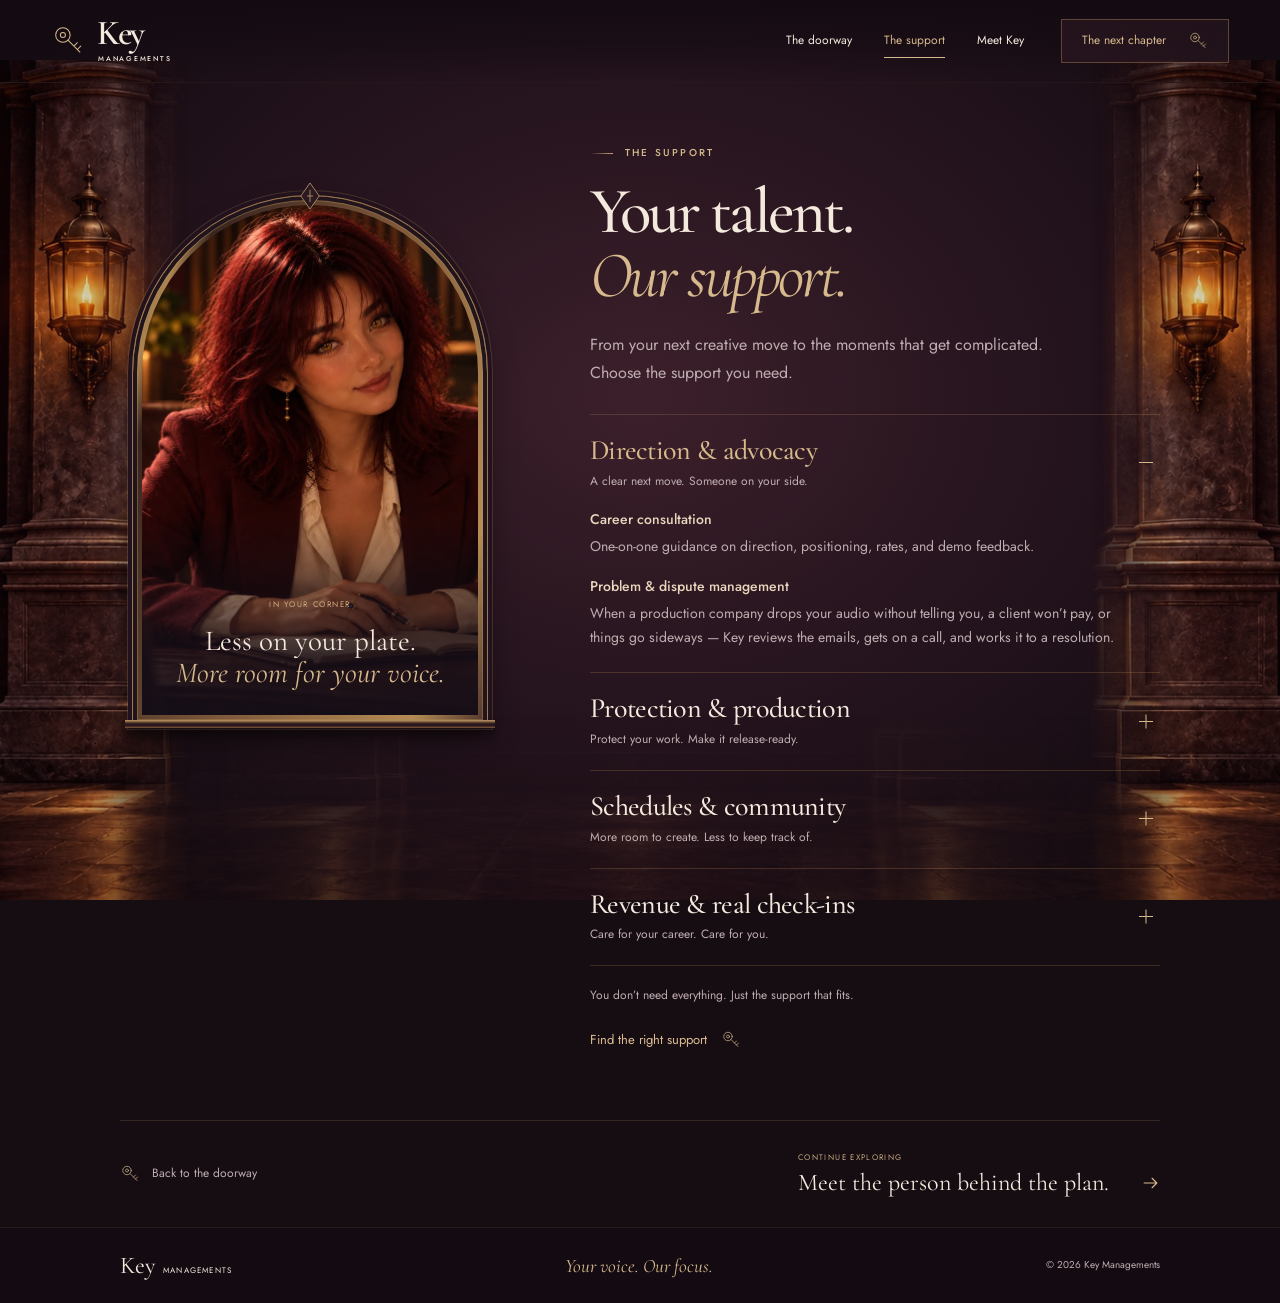
<file: services/index.html>
<!doctype html>
<html lang="en">
<head>
  <meta charset="utf-8">
  <meta name="viewport" content="width=device-width, initial-scale=1, viewport-fit=cover">
  <meta name="theme-color" content="#110d11">
  <meta name="description" content="Explore personal support for your voice career: direction, advocacy, protection, production, schedules, community, revenue, and talent care.">
  <title>Our services — Key Managements</title>
  <link rel="icon" type="image/svg+xml" href="../assets/favicon.svg">
  <link rel="preconnect" href="https://fonts.googleapis.com">
  <link rel="preconnect" href="https://fonts.gstatic.com" crossorigin>
  <link href="https://fonts.googleapis.com/css2?family=Cormorant+Garamond:ital,wght@0,400;0,500;0,600;1,400;1,500&family=Jost:wght@400;450;500;550;600&display=swap" rel="stylesheet">
  <link rel="stylesheet" href="../styles.css?v=chapters-1">
  <link rel="stylesheet" href="../interior.css?v=rooms-1">
  <link rel="stylesheet" href="../architecture.css?v=illustrated-3">
  <script src="../main.js?v=chapters-1" defer></script>
</head>
<body data-page="services" class="interior-page">
  <div class="interior-room" aria-hidden="true"><div class="architecture-wing architecture-wing-left"></div><div class="architecture-wing architecture-wing-right"></div><div class="architecture-floor"></div></div>
  <svg class="icon-library" xmlns="http://www.w3.org/2000/svg" aria-hidden="true">
    <symbol id="i-key" viewBox="0 0 40 40"><circle cx="14" cy="13" r="8.5"/><circle cx="14" cy="13" r="3"/><path d="m20 19 14 14m-7-7 4-4m0 8 4-4"/></symbol>
    <symbol id="i-arrow" viewBox="0 0 24 24"><path d="M4 12h16m-6-6 6 6-6 6"/></symbol>
    <symbol id="i-arrow-up" viewBox="0 0 24 24"><path d="M6 18 18 6M6 6h12v12"/></symbol>
    <symbol id="i-chat" viewBox="0 0 28 28"><path d="M24 13a10 10 0 0 1-10 10 12 12 0 0 1-5-1l-5 2 1-6a10 10 0 1 1 19-5Z"/><path d="M9 11h10M9 16h6"/></symbol>
    <symbol id="i-calendar" viewBox="0 0 28 28"><rect x="4" y="6" width="20" height="18" rx="2"/><path d="M9 3v6m10-6v6M4 12h20m-15 5h3m4 0h3m-10 4h3"/></symbol>
    <symbol id="i-contract" viewBox="0 0 28 28"><path d="M7 3h10l5 5v17H7Z"/><path d="M17 3v6h5M11 14h7m-7 4h7m-7 3h4"/></symbol>
    <symbol id="i-shield" viewBox="0 0 28 28"><path d="m14 3 10 4v7c0 5-6 9-10 11C10 23 4 19 4 14V7Z"/><path d="m9 14 3 3 7-7"/></symbol>
    <symbol id="i-mic" viewBox="0 0 28 28"><rect x="10" y="3" width="8" height="15" rx="4"/><path d="M6 13v1a8 8 0 0 0 16 0v-1m-8 9v4m-5 0h10"/></symbol>
    <symbol id="i-people" viewBox="0 0 28 28"><circle cx="11" cy="9" r="4"/><path d="M3 24v-3a8 8 0 0 1 16 0v3M20 5a4 4 0 0 1 0 8m2 4a6 6 0 0 1 4 6"/></symbol>
    <symbol id="i-heart" viewBox="0 0 28 28"><path d="M14 24 4 14C-3 6 7-1 14 7 21-1 31 6 24 14Z"/></symbol>
    <symbol id="i-chart" viewBox="0 0 28 28"><path d="M4 4v20h21M9 19v-6m6 6V9m6 10V5"/></symbol>
    <symbol id="i-copy" viewBox="0 0 24 24"><rect x="8" y="8" width="12" height="13" rx="2"/><path d="M15 8V5a2 2 0 0 0-2-2H5a2 2 0 0 0-2 2v8a2 2 0 0 0 2 2h3"/></symbol>
  </svg>
  <a class="skip-link" href="#main">Skip to content</a>
  <header class="site-header"><div class="container header-inner">
    <a class="brand" href="../" aria-label="Key Managements home"><svg class="brand-mark" aria-hidden="true"><use href="#i-key"/></svg><span class="wordmark">Key<span>MANAGEMENTS</span></span></a>
    <button class="menu-toggle" type="button" aria-expanded="false" aria-controls="main-nav"><span>Menu</span><span class="menu-lines" aria-hidden="true"></span></button>
    <nav id="main-nav" class="main-nav" aria-label="Main navigation"><a href="../">The doorway</a><a href="../services/" aria-current="page">The support</a><a href="../about/">Meet Key</a><a href="../contact/" class="nav-contact">The next chapter<svg class="icon" aria-hidden="true"><use href="#i-key"/></svg></a></nav>
  </div></header>
  <main id="main" tabindex="-1">
    <section class="container interior-layout support-room" aria-labelledby="services-title"><div class="interior-visual"><figure class="arched-portrait"><span class="arch-crest" aria-hidden="true"><svg viewBox="0 0 30 36"><path d="M15 1 27 18 15 35 3 18Z"/><path d="M15 10v16m-4-8h8"/></svg></span><img src="../assets/key-consultation.webp" alt="Key listening across a warmly lit studio consultation table" width="1536" height="1024" fetchpriority="high"><figcaption><span>IN YOUR CORNER</span><p>Less on your plate.<br><em>More room for your voice.</em></p></figcaption></figure></div><div class="interior-copy"><p class="eyebrow">THE SUPPORT</p><h1 id="services-title">Your talent.<br><em>Our support.</em></h1><p class="page-intro">From your next creative move to the moments that get complicated. Choose the support you need.</p><div class="service-list"><details class="service-group" open><summary><span><h2>Direction &amp; advocacy</h2><span class="service-caption">A clear next move. Someone on your side.</span></span><span class="disclosure-icon" aria-hidden="true"></span></summary><div class="service-content"><article><h3>Career consultation</h3><p>One-on-one guidance on direction, positioning, rates, and demo feedback.</p></article><article><h3>Problem & dispute management</h3><p>When a production company drops your audio without telling you, a client won’t pay, or things go sideways — Key reviews the emails, gets on a call, and works it to a resolution.</p></article></div></details><details class="service-group"><summary><span><h2>Protection &amp; production</h2><span class="service-caption">Protect your work. Make it release-ready.</span></span><span class="disclosure-icon" aria-hidden="true"></span></summary><div class="service-content"><article><h3>Talent protection & vetting</h3><p>Investigating bad actors, checking blacklist claims, and screening the people and companies you work with before they become a problem.</p></article><article><h3>Content production support</h3><p>Script review and feedback, audio cleanup and fixing, pairing audio with visuals — getting your recordings release-ready.</p></article></div></details><details class="service-group"><summary><span><h2>Schedules &amp; community</h2><span class="service-caption">More room to create. Less to keep track of.</span></span><span class="disclosure-icon" aria-hidden="true"></span></summary><div class="service-content"><article><h3>Scheduling & events</h3><p>Live-stream slots planned around your real life, release timing, and event lists kept so nothing slips.</p></article><article><h3>Community & moderation</h3><p>Managing your mod team and server, handling member issues, keeping your community a place you don’t have to worry about.</p></article></div></details><details class="service-group"><summary><span><h2>Revenue &amp; real check-ins</h2><span class="service-caption">Care for your career. Care for you.</span></span><span class="disclosure-icon" aria-hidden="true"></span></summary><div class="service-content"><article><h3>Sales & revenue tracking</h3><p>Regular check-ins on what’s selling and where the money is.</p></article><article><h3>Talent care</h3><p>Real check-ins. If you go quiet, Key notices — and makes sure you’re okay before asking about work.</p></article></div></details><p class="service-note">You don’t need everything. Just the support that fits.</p></div><a class="text-link" href="../contact/">Find the right support <svg class="icon" aria-hidden="true"><use href="#i-key"/></svg></a></div></section><nav class="container room-navigation" aria-label="Continue exploring"><a href="../" class="return-door"><svg class="icon" aria-hidden="true"><use href="#i-key"/></svg><span>Back to the doorway</span></a><a href="../about/" class="next-room"><small>CONTINUE EXPLORING</small><span>Meet the person behind the plan. <svg class="icon" aria-hidden="true"><use href="#i-arrow"/></svg></span></a></nav></main>
  <footer class="site-footer"><div class="container footer-inner"><a class="footer-signature" href="../">Key <span>Managements</span></a><p>Your voice. Our focus.</p><small>© 2026 Key Managements</small></div></footer>
</body>
</html>
</file>
<file: styles.css>
:root {
  --bg: #110d11; --surface: #1b1319; --ink: #f3e9dd; --muted: #beadb0;
  --accent: #d6b98c; --crimson: #863a50; --line: #3a2b34;
  --serif: 'Cormorant Garamond', Georgia, 'Times New Roman', serif;
  --sans: 'Jost', 'Avenir Next', 'Segoe UI', sans-serif;
  color-scheme: dark;
}
* { box-sizing: border-box; }
html { scroll-behavior: smooth; scroll-padding-top: 32px; }
body { margin: 0; background: var(--bg); color: var(--ink); font-family: var(--sans); font-size: 16px; line-height: 1.65; -webkit-font-smoothing: antialiased; }
a { color: inherit; text-decoration: none; }
button { font: inherit; cursor: pointer; }
a, button, summary { -webkit-tap-highlight-color: transparent; touch-action: manipulation; }
a:focus-visible, button:focus-visible, summary:focus-visible { outline: 2px solid var(--accent); outline-offset: 6px; }
#main:focus { outline: none; }
img { display: block; width: 100%; height: auto; }
figure, p, h1, h2, h3 { margin: 0; }
h1, h2, h3 { font-family: var(--serif); font-weight: 500; }
h1 { font-size: clamp(64px, 6vw, 88px); line-height: .98; letter-spacing: -.045em; }
h2 { font-size: 42px; line-height: 1.1; letter-spacing: -.03em; }
h3 { font-size: 27px; line-height: 1.2; letter-spacing: -.02em; }
em { color: var(--accent); font-weight: 400; }
.container { width: calc(100% - 112px); max-width: 1280px; margin-inline: auto; }
.icon-library { position: absolute; width: 0; height: 0; overflow: hidden; }
.icon, .brand-mark { fill: none; stroke: currentColor; stroke-width: 1.4; stroke-linecap: round; stroke-linejoin: round; }
.icon { width: 20px; height: 20px; flex-shrink: 0; }
.eyebrow, .section-label, .image-caption { font-size: 11px; letter-spacing: .17em; font-weight: 500; line-height: 1.6; }
.eyebrow { color: var(--accent); display: flex; align-items: center; gap: 12px; }
.small-line { width: 28px; height: 1px; background: var(--accent); }
.skip-link { position: fixed; top: 12px; left: 12px; z-index: 100; padding: 12px 20px; background: var(--accent); color: var(--bg); transform: translateY(-160%); }
.skip-link:focus { transform: translateY(0); }
.site-header { position: relative; z-index: 10; border-bottom: 1px solid var(--line); }
.header-inner { height: 100px; display: flex; align-items: center; justify-content: space-between; gap: 30px; }
.brand { display: flex; align-items: center; gap: 12px; width: max-content; flex-shrink: 0; }
.brand-mark { width: 42px; height: 42px; color: var(--accent); stroke-width: 1.2; }
.wordmark { font-family: var(--serif); font-size: 42px; font-weight: 600; line-height: .8; letter-spacing: -.04em; }
.wordmark > span { display: block; font-family: var(--sans); font-size: 8px; font-weight: 500; letter-spacing: .25em; margin-top: 12px; margin-left: 1px; }
.main-nav { display: flex; align-items: center; gap: 36px; font-size: 13px; }
.main-nav > a { display: flex; align-items: center; min-height: 44px; position: relative; transition: color .2s; }
.main-nav > a:hover, .main-nav > a[aria-current] { color: var(--accent); }
.main-nav > a[aria-current]:not(.nav-contact)::after { content: ''; height: 1px; background: var(--accent); position: absolute; bottom: 5px; inset-inline: 0; }
.main-nav .nav-contact { gap: 30px; padding: 9px 20px; border: 1px solid var(--accent); color: var(--accent); margin-left: 5px; transition: background .2s, color .2s; }
.main-nav .nav-contact:hover, .main-nav .nav-contact[aria-current] { background: var(--accent); color: var(--bg); }
.menu-toggle { display: none; }
.button { display: inline-flex; align-items: center; justify-content: space-between; gap: 30px; min-height: 52px; padding: 13px 24px; font-size: 14px; transition: background .2s, transform .2s; }
.button-primary { background: var(--crimson); color: var(--ink); border: 1px solid var(--crimson); }
.button-primary:hover { background: #9b455d; transform: translateY(-2px); }
.text-link { display: inline-flex; align-items: center; gap: 14px; min-height: 44px; font-size: 14px; color: var(--accent); }
.text-link .icon, .chapter-nav .icon { transition: transform .2s; }
.text-link:hover .icon, .chapter-nav a:hover > .icon { transform: translateX(4px); }
.hero { display: grid; grid-template-columns: 1fr .91fr; align-items: center; gap: 90px; padding-block: 54px 52px; }
.hero .eyebrow { margin-bottom: 27px; }
.hero h1 { font-size: clamp(72px, 7.2vw, 104px); }
.hero h1 em { position: relative; }
.hero h1 em::after { content: ''; position: absolute; left: 3%; right: -4%; bottom: 4px; height: 1px; background: var(--accent); transform: rotate(-5deg); }
.hero-description { margin-top: 30px; font-size: 20px; line-height: 1.55; }
.hero-actions { display: flex; align-items: center; flex-wrap: wrap; gap: 28px; margin-top: 30px; }
.hero-footnote { display: flex; align-items: center; gap: 10px; color: var(--muted); margin-top: 35px; font-size: 12px; letter-spacing: .04em; }
.tiny-star { font-size: 21px; color: var(--accent); }
.hero-visual { position: relative; padding-right: 17px; }
.hero-visual::before { content: ''; position: absolute; inset: 16px 1px -16px 16px; border: 1px solid #695044; pointer-events: none; }
.hero-portrait { position: relative; overflow: hidden; }
.hero-portrait > img { aspect-ratio: 4 / 4.8; object-fit: cover; object-position: 50% 44%; }
.hero-portrait::after { content: ''; position: absolute; inset: 40% 0 0; background: linear-gradient(transparent, rgba(17, 13, 17, .88)); pointer-events: none; }
.hero-portrait figcaption { position: absolute; z-index: 1; inset: auto 30px 25px; }
.hero-portrait figcaption > span { color: #e6cba5; font-size: 10px; letter-spacing: .16em; }
.hero-portrait figcaption a { display: flex; align-items: center; gap: 8px; font-family: var(--serif); font-size: 38px; line-height: 1.35; }
.hero-portrait figcaption .icon { margin-left: auto; width: 40px; height: 40px; border: 1px solid #a18b76; border-radius: 50%; padding: 10px; }
.portrait-side { position: absolute; right: -22px; top: 42%; writing-mode: vertical-rl; font-size: 9px; letter-spacing: .2em; color: var(--muted); }
.chapter-nav { display: grid; grid-template-columns: repeat(3, 1fr); border-top: 1px solid var(--line); border-bottom: 1px solid var(--line); margin-bottom: 44px; }
.chapter-nav > a { display: flex; align-items: center; gap: 16px; padding: 28px 25px; transition: background .2s; }
.chapter-nav > a:first-child { padding-left: 0; }
.chapter-nav > a:last-child { padding-right: 0; }
.chapter-nav > a + a { border-left: 1px solid var(--line); }
.chapter-nav > a:hover { background: rgba(214, 185, 140, .035); }
.chapter-number { font-family: var(--serif); font-style: italic; font-size: 21px; color: var(--accent); align-self: flex-start; line-height: 1; }
.chapter-nav small { display: block; color: var(--muted); letter-spacing: .14em; font-size: 10px; line-height: 1.1; margin-bottom: 8px; }
.chapter-nav strong { display: block; font-family: var(--serif); font-size: 24px; font-weight: 400; line-height: 1.1; }
.chapter-nav > a > .icon { margin-left: auto; width: 18px; color: var(--accent); }
.site-footer { border-top: 1px solid var(--line); }
body[data-page="home"] .site-footer { border-top: 0; }
.footer-inner { min-height: 89px; display: flex; align-items: center; justify-content: space-between; gap: 24px; }
.footer-signature { font: 28px var(--serif); display: flex; align-items: baseline; gap: 8px; }
.footer-signature span { font: 10px var(--sans); text-transform: uppercase; letter-spacing: .15em; }
.footer-inner p { font-family: var(--serif); font-style: italic; font-size: 20px; color: var(--accent); }
.footer-inner small { color: var(--muted); font-size: 11px; }
.page-intro { color: var(--muted); max-width: 430px; font-size: 17px; line-height: 1.7; }
.service-layout { display: grid; grid-template-columns: .88fr 1.12fr; gap: 100px; padding-block: 64px 72px; align-items: start; }
.service-intro h1 { margin-block: 22px 24px; }
.service-image { margin-block: 30px 16px; }
.service-image img { aspect-ratio: 16 / 9; object-fit: cover; }
.service-image figcaption { margin-top: 11px; font: italic 21px var(--serif); color: var(--accent); }
.service-intro .text-link { font-size: 13px; }
.section-label { display: flex; justify-content: space-between; gap: 16px; color: var(--accent); padding-block: 5px 22px; }
.section-label > span { color: var(--muted); font-size: 9px; letter-spacing: .12em; align-self: center; }
.service-group { border-top: 1px solid var(--line); }
.service-group:last-of-type { border-bottom: 1px solid var(--line); }
.service-group summary { display: flex; align-items: center; gap: 17px; cursor: pointer; list-style: none; padding-block: 25px; }
.service-group summary::-webkit-details-marker { display: none; }
.service-group summary h2 { font-size: 31px; line-height: 1.1; letter-spacing: -.025em; transition: color .2s; }
.service-group summary:hover h2, .service-group[open] h2 { color: var(--accent); }
.service-number { font: italic 18px var(--serif); color: var(--accent); align-self: flex-start; padding-top: 4px; }
.service-caption { display: block; font-size: 13px; margin-top: 6px; color: var(--muted); }
.disclosure-icon { width: 28px; height: 28px; margin-left: auto; position: relative; flex-shrink: 0; color: var(--accent); }
.disclosure-icon::before, .disclosure-icon::after { content: ''; position: absolute; background: currentColor; top: 13px; left: 7px; width: 14px; height: 1px; }
.disclosure-icon::after { transform: rotate(90deg); transition: transform .2s; }
.service-group[open] .disclosure-icon::after { transform: rotate(0); }
.service-content { padding: 0 35px 28px; display: grid; gap: 23px; }
.service-content h3 { font-family: var(--sans); font-size: 15px; font-weight: 500; letter-spacing: 0; margin-bottom: 7px; }
.service-content p { color: var(--muted); font-size: 14px; line-height: 1.75; }
.service-note { margin-top: 22px; color: var(--muted); font-size: 12px; }
.about-layout { display: grid; grid-template-columns: .95fr 1fr; gap: 100px; align-items: center; padding-block: 64px 72px; }
.about-visual figure { position: relative; }
.about-visual img { aspect-ratio: 4 / 5; object-fit: cover; }
.about-visual figcaption { position: absolute; bottom: 0; inset-inline: 0; padding: 60px 28px 24px; background: linear-gradient(transparent, rgba(17,13,17,.9)); font: italic 28px var(--serif); }
.image-caption { margin-top: 16px; color: var(--muted); font-size: 10px; }
.about-copy h1 { margin-block: 22px 25px; }
.about-lead { font-size: 20px; line-height: 1.5; margin-bottom: 20px; }
.about-copy > p:not(.eyebrow):not(.about-lead) { color: var(--muted); font-size: 15px; margin-top: 15px; max-width: 460px; }
.traits { list-style: none; padding: 21px 0; margin: 24px 0; border-top: 1px solid var(--line); border-bottom: 1px solid var(--line); display: flex; gap: 21px; }
.traits li { display: flex; flex-direction: column; gap: 10px; font-size: 11px; color: var(--muted); }
.traits .icon { color: var(--accent); }
.contact-layout { display: grid; grid-template-columns: 1.2fr .8fr; gap: 90px; align-items: center; padding-block: 60px; }
.contact-copy h1 { margin-block: 23px 26px; font-size: clamp(64px, 6.2vw, 90px); }
.contact-copy .page-intro { max-width: 440px; }
.contact-copy .button { margin-top: 28px; }
.email-row { display: flex; align-items: center; gap: 20px; margin-top: 22px; }
.email-row > a { color: var(--accent); font-size: 16px; padding-block: 9px; }
.email-row > a:hover { text-decoration: underline; text-underline-offset: 5px; }
.email-row button { display: flex; align-items: center; gap: 7px; background: transparent; color: var(--muted); border: 1px solid var(--line); padding: 9px 10px; min-height: 44px; font-size: 12px; }
.email-row button:hover { color: var(--accent); border-color: var(--accent); }
.email-row .icon { width: 16px; height: 16px; }
.copy-status { min-height: 24px; font-size: 12px; color: var(--accent); margin-top: 4px; }
.contact-note { padding-top: 18px; font-size: 13px; color: var(--muted); }
.contact-photo { position: relative; }
.contact-photo img { aspect-ratio: 4 / 4.9; object-fit: cover; }
.contact-photo figcaption { position: absolute; inset: auto 0 0; padding: 80px 26px 25px; background: linear-gradient(transparent, rgba(17,13,17,.9)); font: 34px/1.08 var(--serif); }
.process { border-top: 1px solid var(--line); padding-block: 38px 55px; }
.process-heading { display: flex; align-items: center; justify-content: space-between; gap: 30px; margin-bottom: 30px; }
.process h2 { font-size: 36px; }
.steps { display: grid; grid-template-columns: repeat(3, 1fr); gap: 40px; padding: 0; margin: 0; list-style: none; }
.steps li { position: relative; padding-left: 36px; }
.steps li > span { position: absolute; left: 0; top: 4px; font: italic 19px var(--serif); color: var(--accent); }
.steps h3 { font-size: 25px; margin-bottom: 10px; }
.steps p { font-size: 13px; color: var(--muted); max-width: 310px; }
@media (min-width: 1400px) {
 .hero { padding-block: 48px; gap: 110px; grid-template-columns: 1fr .92fr; }
 .hero-portrait > img { max-height: 565px; }
}
@media (max-width: 1100px) {
 .container { width: calc(100% - 72px); }
 .main-nav { gap: 25px; }
 .hero { gap: 56px; }
 .hero h1 { font-size: 83px; }
 .hero-description { font-size: 18px; }
 .hero-actions { gap: 18px; }
 .hero-footnote { margin-top: 26px; }
 .hero-portrait > img { min-height: 510px; }
 .chapter-nav strong { font-size: 21px; }
 .chapter-nav > a { gap: 10px; padding-inline: 18px; }
 .service-layout, .about-layout { gap: 58px; }
 .service-group summary h2 { font-size: 27px; }
 .contact-layout { gap: 50px; }
 .traits { gap: 15px; }
 .process h2 { font-size: 30px; }
 .steps { gap: 25px; }
}
@media (max-width: 800px) {
 .container { width: calc(100% - 48px); }
 .header-inner { height: 84px; }
 .main-nav { gap: 20px; font-size: 12px; }
 .main-nav .nav-contact { gap: 15px; padding-inline: 15px; }
 .hero { gap: 35px; padding-block: 42px; }
 .hero h1 { font-size: 68px; }
 .hero .eyebrow { font-size: 9px; gap: 8px; }
 .hero-description { font-size: 16px; }
 .hero-actions { gap: 12px; margin-top: 24px; }
 .hero-actions .button { font-size: 13px; padding-inline: 17px; gap: 18px; }
 .hero-actions .text-link { font-size: 13px; }
 .hero-portrait > img { min-height: 475px; }
 .hero-portrait figcaption { inset-inline: 20px; }
 .hero-portrait figcaption a { font-size: 28px; }
 .hero-portrait figcaption > span { font-size: 8px; }
 .portrait-side { right: -14px; font-size: 8px; }
 .chapter-nav > a { padding-block: 24px; }
 .chapter-nav > a > .icon { display: none; }
 .chapter-nav strong { font-size: 20px; }
 .service-layout { grid-template-columns: 1fr; gap: 42px; padding-block: 45px 55px; }
 .service-intro { display: grid; grid-template-columns: 1fr .85fr; column-gap: 45px; }
 .service-intro > .eyebrow, .service-intro h1, .service-intro .page-intro, .service-intro .text-link { grid-column: 1; }
 .service-intro h1 { font-size: 64px; margin-block: 18px; }
 .service-intro .page-intro { font-size: 15px; }
 .service-intro .text-link { margin-top: 12px; font-size: 12px; }
 .service-image { grid-column: 2; grid-row: 1 / 6; align-self: center; margin: 0; }
 .service-image img { aspect-ratio: 4 / 5; }
 .service-image figcaption { font-size: 19px; }
 .about-layout { gap: 35px; align-items: start; padding-block: 45px; }
 .about-copy h1 { font-size: 62px; }
 .about-visual img { aspect-ratio: 3 / 5; }
 .about-visual figcaption { font-size: 23px; padding-inline: 18px; }
 .about-copy > p:not(.eyebrow):not(.about-lead) { font-size: 14px; }
 .about-lead { font-size: 18px; }
 .traits { flex-direction: column; gap: 12px; }
 .traits li { flex-direction: row; align-items: center; font-size: 12px; }
 .contact-layout { gap: 35px; grid-template-columns: 1.2fr .8fr; padding-block: 45px; }
 .contact-copy h1 { font-size: 64px; }
 .contact-copy .page-intro { font-size: 15px; }
 .contact-photo img { aspect-ratio: 3 / 5.8; }
 .contact-photo figcaption { font-size: 28px; padding-inline: 20px; }
 .email-row { gap: 10px; flex-wrap: wrap; }
 .email-row > a { font-size: 14px; }
 .process-heading { align-items: flex-start; flex-direction: column; gap: 14px; }
 .steps h3 { font-size: 24px; }
}
@media (max-width: 640px) {
 .container { width: calc(100% - 40px); }
 .header-inner { height: 80px; }
 .brand { gap: 9px; }
 .brand-mark { width: 34px; height: 34px; }
 .wordmark { font-size: 34px; }
 .wordmark > span { font-size: 7px; margin-top: 10px; }
 .menu-toggle { display: none; align-items: center; gap: 12px; background: transparent; color: var(--ink); border: 1px solid var(--line); padding: 9px 13px; min-height: 44px; font-size: 12px; }
 .js .menu-toggle { display: flex; }
 .menu-lines { width: 16px; height: 10px; border-top: 1px solid var(--accent); border-bottom: 1px solid var(--accent); }
 .main-nav { position: absolute; top: 79px; left: 0; right: 0; flex-direction: column; align-items: stretch; gap: 4px; padding: 16px 20px 22px; background: var(--bg); border-bottom: 1px solid var(--line); box-shadow: 0 16px 28px #0005; font-size: 15px; }
 .js .main-nav:not(.is-open) { display: none; }
 .main-nav > a { padding: 8px 12px; min-height: 48px; }
 .main-nav > a[aria-current]:not(.nav-contact)::after { display: none; }
 .main-nav > a[aria-current]:not(.nav-contact) { border-left: 1px solid var(--accent); background: #d6b98c08; }
 .main-nav .nav-contact { margin: 6px 0 0; justify-content: space-between; }
 html:not(.js) .header-inner { flex-wrap: wrap; height: auto; padding-block: 20px; }
 html:not(.js) .main-nav { position: static; flex-direction: row; flex-wrap: wrap; padding: 0; border: 0; box-shadow: none; gap: 10px; }
 .hero { grid-template-columns: 1fr; gap: 35px; padding-block: 35px 38px; }
 .hero .eyebrow { font-size: 10px; margin-bottom: 22px; }
 .hero h1 { font-size: clamp(70px, 18.5vw, 100px); line-height: .95; }
 .hero-description { margin-top: 24px; font-size: 18px; }
 .hero-actions { gap: 24px; margin-top: 24px; }
 .hero-actions .button { font-size: 14px; padding-inline: 20px; }
 .hero-footnote { display: none; }
 .hero-visual { padding-right: 12px; }
 .hero-visual::before { inset: 12px 0 -12px 12px; }
 .hero-portrait > img { min-height: 0; aspect-ratio: 4 / 4.1; object-position: 50% 34%; }
 .hero-portrait figcaption { inset: auto 22px 20px; }
 .hero-portrait figcaption > span { font-size: 9px; }
 .hero-portrait figcaption a { font-size: 34px; }
 .portrait-side { display: none; }
 .chapter-nav { grid-template-columns: 1fr; margin-bottom: 24px; }
 .chapter-nav > a, .chapter-nav > a:first-child, .chapter-nav > a:last-child { padding: 23px 6px; gap: 19px; }
 .chapter-nav > a + a { border-left: 0; border-top: 1px solid var(--line); }
 .chapter-nav > a > .icon { display: block; }
 .chapter-nav strong { font-size: 25px; }
 .chapter-nav small { font-size: 9px; }
 .footer-inner { flex-wrap: wrap; justify-content: space-between; padding-block: 24px; gap: 13px; }
 .footer-signature { font-size: 25px; }
 .footer-signature span { font-size: 8px; }
 .footer-inner p { font-size: 17px; }
 .footer-inner small { width: 100%; font-size: 10px; }
 .service-layout { padding-block: 35px 45px; gap: 34px; }
 .service-intro { display: block; }
 .service-intro h1 { font-size: 70px; margin-block: 20px; }
 .service-intro .page-intro { font-size: 16px; }
 .service-image { margin-top: 24px; }
 .service-image img { aspect-ratio: 16 / 8; object-position: 50% 35%; }
 .service-image figcaption { font-size: 21px; }
 .service-intro .text-link { font-size: 13px; }
 .section-label { font-size: 9px; }
 .section-label > span { font-size: 8px; }
 .service-group summary { gap: 12px; padding-block: 24px; }
 .service-group summary h2 { font-size: 28px; }
 .service-caption { font-size: 12px; max-width: 26ch; }
 .service-content { padding: 0 12px 25px 31px; }
 .service-content p { font-size: 14px; }
 .about-layout { grid-template-columns: 1fr; gap: 30px; padding-block: 35px 45px; }
 .about-copy { grid-row: 1; }
 .about-copy h1 { font-size: 76px; margin-block: 20px 25px; }
 .about-copy > p:not(.eyebrow):not(.about-lead) { font-size: 16px; }
 .about-lead { font-size: 20px; }
 .traits { flex-direction: row; gap: 15px; justify-content: space-between; }
 .traits li { flex-direction: column; align-items: flex-start; gap: 9px; font-size: 11px; max-width: 90px; }
 .about-visual img { aspect-ratio: 4 / 4.2; object-position: center 43%; }
 .about-visual figcaption { font-size: 27px; padding-inline: 23px; }
 .contact-layout { grid-template-columns: 1fr; gap: 30px; padding-block: 35px 40px; }
 .contact-copy h1 { font-size: clamp(62px, 15vw, 78px); margin-block: 20px 24px; }
 .contact-copy .page-intro { font-size: 16px; }
 .email-row { gap: 12px; flex-wrap: nowrap; }
 .email-row > a { font-size: clamp(13px, 3.8vw, 16px); }
 .email-row button { padding-inline: 8px; }
 .contact-note { padding-top: 8px; }
 .contact-photo img { aspect-ratio: 4 / 3.6; object-position: 50% 27%; }
 .contact-photo figcaption { font-size: 32px; padding-inline: 23px; }
 .process { padding-block: 30px 40px; }
 .process h2 { font-size: 36px; max-width: 320px; }
 .steps { grid-template-columns: 1fr; gap: 25px; }
 .steps h3 { font-size: 28px; }
 .steps p { font-size: 14px; max-width: 100%; }
}
@media (prefers-reduced-motion: reduce) {
 html { scroll-behavior: auto; }
 *, *::before, *::after { animation: none !important; transition: none !important; }
}
</file>
<file: door.css>
/* An interactive front door, with navigation on its reverse face. */
.portal-page {
  --door-h: clamp(380px, calc(100svh - 292px), 590px);
  --door-w: calc(var(--door-h) * .66);
  --brass: #c9a574;
  background: #100b10;
  min-height: 100svh;
  overflow-x: clip;
}
.portal-header { height: 92px; padding: 0 4%; display: flex; align-items: center; justify-content: space-between; position: relative; z-index: 5; }
.portal-header .brand-mark { width: 34px; height: 34px; }
.portal-header .wordmark { font-size: 35px; }
.portal-header .wordmark > span { font-size: 7px; margin-top: 10px; }
.portal-header > p { font-size: 10px; letter-spacing: .19em; color: var(--accent); }
.portal-header > p span { color: var(--muted); }
.entrance { position: relative; isolation: isolate; padding: 4px 24px 22px; }
.room { position: absolute; z-index: -1; inset: -92px 0 -58px; pointer-events: none; overflow: hidden; background: radial-gradient(ellipse at 50% 41%, #61343f35, transparent 52%), linear-gradient(90deg, #09070a 0%, #1b1018 30%, #25141e 50%, #1b1018 70%, #09070a 100%); }
.room::before { content: ''; position: absolute; inset: 0; opacity: .19; background: repeating-linear-gradient(91deg, transparent 0 3px, #9b6a6908 4px 5px), repeating-linear-gradient(0deg, transparent 0 2px, #0002 3px 4px); }
.room::after { content: ''; position: absolute; inset: auto 0 0; height: 18%; border-top: 1px solid #b8885420; background: linear-gradient(#1c1119, #0e0a0e); z-index: -1; }
.wall-panel { position: absolute; top: 17%; bottom: 16%; width: 22%; max-width: 320px; border: 1px solid #b888541c; border-radius: 150px 150px 0 0; box-shadow: inset 0 0 0 8px #120c1266, inset 0 0 0 9px #b8885410; }
.wall-panel-left { left: 6%; }
.wall-panel-right { right: 6%; }
.sconce { position: absolute; top: 41%; width: 28px; height: 100px; }
.sconce-left { left: 16.5%; }
.sconce-right { right: 16.5%; }
.sconce::before { content: ''; position: absolute; width: 240px; height: 330px; left: 50%; top: 45%; transform: translate(-50%,-50%); background: radial-gradient(ellipse, #d39a5020 0%, #bc7e3910 27%, transparent 66%); }
.sconce i { display: block; width: 8px; height: 56px; margin: auto; border-radius: 4px; background: linear-gradient(90deg,#b0824d,#ffe1a6 48%,#b0824d); box-shadow: 0 0 9px #ffd89555, 0 0 35px #e9b16a25; }
.sconce::after { content: ''; position: absolute; width: 18px; height: 35px; top: 51px; left: 5px; border: 2px solid #997349; border-top: none; border-radius: 0 0 10px 10px; box-shadow: 0 13px 0 -8px #b58b57; }
.floor-light { position: absolute; left: 50%; bottom: 1%; width: 700px; height: 100px; transform: translateX(-50%); background: radial-gradient(ellipse, #d8aa6220, transparent 65%); }
.entrance-title { text-align: center; margin-bottom: 26px; }
.entrance-title .eyebrow { justify-content: center; font-size: 9px; letter-spacing: .24em; margin-bottom: 9px; }
.entrance-title h1 { font-size: 33px; line-height: 1.2; font-weight: 400; letter-spacing: -.015em; }
.door-scene { position: relative; width: var(--door-w); height: var(--door-h); margin-inline: auto; transition: transform 1.5s cubic-bezier(.2,.65,.2,1); }
.doorway { position: absolute; inset: 0; perspective: 1800px; perspective-origin: 50% 48%; }
.arch-trim { position: absolute; inset: -14px; border-radius: calc(var(--door-w) / 2 + 14px) calc(var(--door-w) / 2 + 14px) 0 0; border: 1px solid #97734d; background: linear-gradient(110deg,#624230 0%,#bf975d 9%,#3c2925 12%,#7d593c 15%,#392623 50%,#b28957 83%,#483027 90%,#957147 100%); box-shadow: 0 0 0 5px #1b1119, 0 0 0 6px #96704640, 0 14px 32px #000a, inset 0 0 0 4px #181017, inset 0 0 0 5px #cba47770, inset 0 0 0 9px #402923; }
.keystone { position: absolute; z-index: 4; top: -27px; left: 50%; transform: translateX(-50%); width: 25px; height: 30px; }
.keystone svg { width: 100%; height: 100%; stroke: #c5a16d; fill: #29191e; stroke-width: 1; }
.door-portrait { position: absolute; inset: 0; border-radius: calc(var(--door-w) / 2) calc(var(--door-w) / 2) 0 0; overflow: hidden; background: #2a161c; box-shadow: inset 0 0 20px #0009; }
.door-portrait img { height: 100%; object-fit: cover; object-position: 50% 44%; transform: scale(1.04); filter: brightness(.8); transition: transform 2.4s ease, filter 2s ease; }
.door-portrait::after { content: ''; position: absolute; inset: 0; background: linear-gradient(#160b1420,transparent 40%,#100b1099 78%,#100b10f0 100%); box-shadow: inset 0 0 22px #0008; }
.door-portrait figcaption { position: absolute; z-index: 1; inset: auto 15px 23px; text-align: center; opacity: 1; }
.door-portrait figcaption > span { font-size: 8px; letter-spacing: .17em; color: #e5c598; }
.door-portrait figcaption p { font: 38px/1.2 var(--serif); margin-top: 8px; }
.threshold { position: absolute; bottom: -16px; left: -22px; right: -22px; height: 15px; background: linear-gradient(#c09a66,#7c573b 20%,#35201f 35%,#22151b 68%,#6a4532); box-shadow: 0 9px 12px #0008; transform: perspective(200px) rotateX(15deg); }
.door-leaf { position: absolute; inset: 0; transform-style: preserve-3d; transform-origin: 0 50%; transform: rotateY(-155deg); transition: transform 1.65s cubic-bezier(.23,.75,.2,1); z-index: 3; }
.door-face { position: absolute; inset: 0; border-radius: calc(var(--door-w) / 2) calc(var(--door-w) / 2) 0 0; backface-visibility: hidden; -webkit-backface-visibility: hidden; border: 1px solid #a27650; }
.door-front { display: none; width: 100%; color: var(--accent); padding: 0; text-align: center; transform: translateZ(3px); overflow: hidden; background: linear-gradient(90deg,#321923 0%,#582c3a 4%,#341b29 9%,#4b2434 43%,#542735 56%,#351a28 91%,#6b3a44 97%,#2b1520); box-shadow: inset 0 0 0 5px #22121d, inset 0 0 0 6px #8e6547, inset 0 0 0 12px #311824, inset -12px 0 24px #0005; }
.portal-ready .door-front { display: block; }
.portal-ready .entrance[data-state="closed"] .door-leaf, .portal-ready .entrance[data-state="unlocking"] .door-leaf { transform: rotateY(0); }
.door-front:not(:disabled):hover { filter: brightness(1.11); }
.door-front:focus-visible { outline: 2px solid #ffe2ac; outline-offset: 7px; }
.door-front:disabled { cursor: default; }
.door-grain { position: absolute; inset: 0; opacity: .4; background: repeating-linear-gradient(88deg,transparent 0 2px,#0002 3px,transparent 4px 11px), repeating-linear-gradient(92deg,transparent 0 27px,#ba785410 28px 29px,transparent 30px 51px); }
.door-panel { position: absolute; display: block; left: 12%; right: 12%; border: 1px solid #b183594f; box-shadow: inset 3px 4px 9px #0007, inset -1px -1px 0 #a56b4d55, 2px 2px 2px #aa775029, 0 0 0 4px #25141b55, 0 0 0 5px #82523840; background: linear-gradient(120deg,#29131f99,#4b243066 65%,#28131e99); }
.door-panel-upper { top: 7%; height: 48%; border-radius: 150px 150px 7px 7px; }
.door-panel-lower { top: 65%; bottom: 8%; border-radius: 3px; }
.door-monogram { display: flex; flex-direction: column; align-items: center; position: absolute; top: 15%; width: 100%; }
.crest { font-size: 25px; color: #e0bd82; line-height: 1; }
.monogram { font-family: var(--serif); font-style: italic; font-size: calc(var(--door-h) * .17); line-height: 1.1; margin-right: 5px; color: #caa273; text-shadow: 0 1px 1px #efca9255, 0 3px 3px #180a12; }
.door-name { font-size: 8px; letter-spacing: .23em; margin-top: 5px; }
.monogram-line { width: 35px; height: 1px; background: #be97626b; margin-top: 18px; }
.door-inscription { position: absolute; top: 69%; left: 14%; right: 14%; font: 25px/1.12 var(--serif); color: #dec3a3; }
.door-inscription em { color: #b5906c; }
.door-bottom-label { position: absolute; bottom: 3%; inset-inline: 0; font-size: 6px; letter-spacing: .19em; color: #ad8367; }
.lock-plate { position: absolute; right: 23px; top: 57%; transform: translateY(-50%); width: 42px; height: 86px; border-radius: 46% 46% 42% 42%; border: 1px solid #edcf93; background: linear-gradient(100deg,#65472e,#d4b67e 24%,#a07a4c 48%,#d4b67e 67%,#705031); box-shadow: 3px 4px 5px #0008, inset 0 0 0 3px #ab8451, inset 0 0 0 4px #e0bd8066; }
.keyhole { position: absolute; width: 14px; height: 24px; left: 50%; top: 50%; transform: translate(-50%,-50%); fill: #1c1114; filter: drop-shadow(0 1px 0 #f2d09b); }
.lock-screw { position: absolute; left: 50%; width: 4px; height: 4px; transform: translateX(-50%); border-radius: 50%; background: linear-gradient(30deg,#685034 43%,#ddbe83 48% 55%,#685034 60%); }
.screw-top { top: 10px; }.screw-bottom { bottom: 10px; }
.key-motion { position: absolute; z-index: 10; width: 146px; height: 55px; right: 40px; top: calc(57% - 27.5px); transform-origin: 96% 50%; opacity: 0; pointer-events: none; transform: translateZ(12px); backface-visibility: hidden; filter: drop-shadow(2px 7px 4px #0008); }
.key-motion svg { width: 100%; height: 100%; }
.entrance[data-state="unlocking"] .key-motion { animation: turn-key 1.35s ease-in-out both; }
@keyframes turn-key { 0% { opacity: 0; transform: translate3d(100px,65px,30px) rotateZ(-22deg); } 18% { opacity: 1; } 43% { opacity: 1; transform: translate3d(0,0,12px) rotateZ(0) rotateX(0); } 59%, 75% { opacity: 1; transform: translate3d(0,0,12px) rotateX(80deg); } 88% { opacity: 1; transform: translate3d(0,0,12px) rotateX(0); } 100% { opacity: 0; transform: translate3d(0,0,12px); } }
.entrance[data-state="unlocking"] .lock-plate { animation: lock-light 1.35s ease; }
@keyframes lock-light { 0%, 40%, 100% { box-shadow: 3px 4px 5px #0008, inset 0 0 0 3px #ab8451; } 65%, 85% { box-shadow: 0 0 18px #ebbe7a88, 0 0 48px #ddb16d44, inset 0 0 0 3px #f0cf92; } }
.door-inside { transform: rotateY(180deg) translateZ(3px); background: linear-gradient(110deg,#341b26,#4c2737 48%,#2a1522); display: flex; flex-direction: column; justify-content: center; padding: 46px 23px 21px; box-shadow: inset 0 0 0 5px #24131e, inset 0 0 0 6px #ad80554d, inset 0 0 0 12px #26141f55, inset 14px 0 23px #10081066; }
.inner-border { position: absolute; inset: 15px; border: 1px solid #b0885b40; border-radius: 160px 160px 0 0; pointer-events: none; }
.inner-heading { text-align: center; margin-bottom: 14px; }
.inner-heading > .icon { width: 22px; height: 22px; color: var(--accent); margin-bottom: 7px; }
.inner-heading > p { font-size: 7px; letter-spacing: .19em; color: #cba981; margin-bottom: 10px; }
.inner-heading h2 { font-size: 35px; line-height: 1; }
.door-links { position: relative; }
.door-link { display: flex; align-items: center; gap: 9px; padding: 16px 0; border-top: 1px solid #d6b98c30; min-height: 74px; transition: color .2s, background .2s; }
.door-link:last-child { border-bottom: 1px solid #d6b98c30; }
.door-link-number { font: italic 13px var(--serif); color: #d6b98c; align-self: flex-start; margin-top: 4px; }
.door-link strong { display: block; font: 28px/1.05 var(--serif); letter-spacing: -.025em; }
.door-link small { display: block; font-size: 10px; line-height: 1.5; color: #d6bfc1; margin-top: 6px; }
.door-link > .icon { margin-left: auto; width: 16px; height: 16px; color: var(--accent); flex-shrink: 0; transition: transform .2s; }
.door-link:hover { color: #edcfa2; background: #f3c99508; }
.door-link:hover > .icon { transform: translate(2px,-2px); }
.door-link:focus-visible { outline-offset: 3px; }
.inner-signature { font: italic 18px var(--serif); color: #c8a982; text-align: center; margin-top: 23px; }
.door-edge { position: absolute; top: calc(var(--door-w) / 2); bottom: 0; right: -2px; width: 6px; background: #21111c; transform: rotateY(90deg); transform-origin: center; }
.hinge { position: absolute; left: -6px; width: 9px; height: 32px; border-radius: 3px; background: linear-gradient(90deg,#503825,#ba9159 35%,#735030 75%,#312019); border-top: 3px solid #987346; border-bottom: 3px solid #987346; z-index: 4; }
.hinge-top { top: 31%; }.hinge-bottom { top: 81%; }
.portal-ready .door-link { opacity: 0; transform: translateY(16px); }
.portal-ready .entrance[data-state="open"] .door-link { animation: enter-link .65s cubic-bezier(.22,.8,.25,1) both; }
.portal-ready .entrance[data-state="open"] .door-link:nth-child(2) { animation-delay: .17s; }
.portal-ready .entrance[data-state="open"] .door-link:nth-child(3) { animation-delay: .34s; }
@keyframes enter-link { to { opacity: 1; transform: translateY(0); } }
.portal-ready .entrance[data-state="closed"] .door-portrait figcaption, .portal-ready .entrance[data-state="unlocking"] .door-portrait figcaption { opacity: 0; }
.entrance[data-state="opening"] .door-portrait img, .entrance[data-state="open"] .door-portrait img { filter: brightness(1); transform: scale(1); }
.door-portrait figcaption { transition: opacity 1.3s ease .5s; }
.entrance-prompt { text-align: center; margin-top: 30px; min-height: 85px; position: relative; }
.closed-prompt { font: 20px/1.2 var(--serif); color: #c5b4b6; }
.closed-prompt br { display: none; }.closed-prompt em { margin-left: 4px; }
.door-instruction { display: block; font-size: 8px; letter-spacing: .2em; color: #c3a27e; margin-top: 13px; }
.open-prompt { display: none; font: italic 24px/1.2 var(--serif); color: #d0b494; }
.skip-animation, .replay-door { background: none; border: 0; min-height: 44px; padding: 8px 12px; font-size: 10px; color: #bfaeb2; align-items: center; justify-content: center; gap: 9px; margin-inline: auto; }
.skip-animation .icon, .replay-door .icon { width: 13px; height: 13px; }
.skip-animation:hover, .replay-door:hover { color: var(--accent); }
.skip-animation, .replay-door { display: none; }
.portal-ready .skip-animation { display: flex; }
.entrance[data-state="opening"] .closed-prompt, .entrance[data-state="open"] .closed-prompt, .entrance[data-state="opening"] .door-instruction, .entrance[data-state="open"] .door-instruction, .entrance[data-state="open"] .skip-animation { display: none; }
.entrance[data-state="opening"] .open-prompt, .entrance[data-state="open"] .open-prompt { display: block; }
.portal-ready .entrance[data-state="open"] .replay-door { display: flex; }
.portal-footer { display: flex; justify-content: space-between; align-items: center; gap: 20px; padding: 10px 4% 20px; position: relative; font-size: 8px; letter-spacing: .14em; color: #b29a9f; }
.sr-only { position: absolute; width: 1px; height: 1px; margin: -1px; padding: 0; overflow: hidden; clip: rect(0,0,0,0); white-space: nowrap; border: 0; }
@media (min-width: 1200px) and (min-height: 850px) { .door-inside { padding-inline: 30px; }.inner-heading { margin-bottom: 22px; }.inner-heading h2 { font-size: 43px; }.door-link { padding-block: 23px; }.door-link strong { font-size: 32px; }.door-link small { font-size: 12px; }.inner-heading > p { font-size: 8px; }.inner-signature { margin-top: 25px; } }
@media (max-width: 1000px) { .portal-page { --door-h: clamp(380px,calc(100svh - 292px),510px); }.sconce-left { left: 9%; }.sconce-right { right: 9%; }.wall-panel-left { left: -2%; }.wall-panel-right { right: -2%; }.doorway { perspective: 2200px; }.door-leaf { transform: rotateY(-160deg); } }
@media (max-width: 700px) {
 .portal-page { --door-w: min(290px,calc(100vw - 96px)); --door-h: calc(var(--door-w) * 1.72); }
 .portal-header { height: 80px; padding-inline: 22px; }.portal-header > p { font-size: 7px; letter-spacing: .12em; }.portal-header > p span { display: block; text-align: right; margin-top: 3px; }
 .portal-header .wordmark { font-size: 31px; }.portal-header .brand-mark { width: 30px; height: 30px; }
 .entrance { padding: 10px 0 20px; overflow: clip; }.entrance-title { padding-inline: 20px; margin-bottom: 34px; }.entrance-title .eyebrow { font-size: 7px; letter-spacing: .15em; }.entrance-title h1 { font-size: 27px; max-width: 270px; margin-inline: auto; line-height: 1.05; }
 .sconce { top: 43%; transform: scale(.7); }.sconce-left { left: 4%; }.sconce-right { right: 4%; }.wall-panel { width: 40%; opacity: .6; }.wall-panel-left { left: -30%; }.wall-panel-right { right: -30%; }
 .doorway { perspective: 2400px; }.door-leaf { transform: rotateY(-169deg); }
 .door-scene { transform: translateX(calc(var(--door-w) * .32)) scale(.58); }
 .portal-ready .entrance[data-state="closed"] .door-scene, .portal-ready .entrance[data-state="unlocking"] .door-scene { transform: translateX(0) scale(1); }
 .door-inside { padding: 52px 22px 22px; }.inner-heading { margin-bottom: 14px; }.inner-heading > p, .inner-signature, .door-link small { display: none; }.inner-heading > .icon { width: 32px; height: 32px; margin-bottom: 11px; }.inner-heading h2 { font-size: 43px; }
 .door-link { min-height: 88px; padding-block: 20px; gap: 9px; }.door-link strong { font-size: 34px; }.door-link-number { font-size: 17px; }.door-link > .icon { width: 22px; height: 22px; }
 .door-portrait figcaption > span { font-size: 11px; }.door-portrait figcaption p { font-size: 43px; }
 .entrance-prompt { margin-top: 28px; min-height: 104px; }.closed-prompt { font-size: 21px; }.closed-prompt br { display: block; }.closed-prompt em { margin: 0; }.door-instruction { margin-top: 15px; font-size: 7px; }
 .open-prompt { max-width: 260px; margin-inline: auto; font-size: 24px; }.portal-footer { padding-inline: 22px; font-size: 7px; gap: 12px; }.portal-footer span:last-child { text-align: right; max-width: 130px; }
}
@media (max-width: 350px) { .door-inside { padding-inline: 17px; }.inner-heading h2 { font-size: 37px; }.door-link { min-height: 80px; padding-block: 15px; }.door-link strong { font-size: 29px; }.door-link-number { display: none; }.door-portrait figcaption p { font-size: 35px; }.door-inscription { font-size: 22px; } }
@media (prefers-reduced-motion: reduce) { .door-leaf, .door-scene, .door-portrait img, .door-portrait figcaption { transition: none; }.portal-ready .entrance[data-state="open"] .door-link { animation: none; opacity: 1; transform: none; }.key-motion { display: none; } }
.instant-open .door-leaf, .instant-open .door-scene, .instant-open .door-portrait img, .instant-open .door-portrait figcaption { transition: none; }
.portal-ready .entrance.instant-open[data-state="open"] .door-link { animation: none; opacity: 1; transform: none; }
/* Proportions follow the door, including on short screens. */
.portal-page { --door-h: clamp(340px, calc(100svh - 310px), 560px); }
.portal-header { height: 76px; }
.entrance { padding-bottom: 10px; }
.entrance-title { margin-bottom: 23px; }
.entrance-prompt { margin-top: 24px; min-height: 73px; }
.closed-prompt { display: none; }
.door-instruction { margin-top: 0; }
.portal-footer { padding-bottom: 14px; }
.room { inset-block: -76px 0; }
.room::after { height: 14%; }
.lock-plate { width: 9.4%; height: 14%; right: 8%; border-radius: 38%; box-shadow: 2px 3px 4px #0008, inset 0 0 0 2px #ab8451, inset 0 0 0 3px #e0bd8066; }
.keyhole { top: 66%; width: 27%; height: 30%; }
.lock-screw { width: 3px; height: 3px; }.screw-top { top: 6px; }.screw-bottom { bottom: 6px; }
.door-handle { position: absolute; left: 50%; top: 31%; width: calc(var(--door-w) * .135); height: calc(var(--door-w) * .022); min-height: 5px; border: 1px solid #b78b54; border-radius: 8px 45% 45% 8px; background: linear-gradient(#f1d79b,#c4a16c 45%,#6d4e2e 80%,#d0aa6a); transform: translate(-90%,-50%); transform-origin: 90% 50%; box-shadow: 0 3px 3px #0008; }
.door-handle::after { content: ''; position: absolute; right: -2px; top: 50%; width: calc(var(--door-w) * .035); height: calc(var(--door-w) * .035); border-radius: 50%; border: 1px solid #c4a170; background: radial-gradient(circle at 35% 25%,#e4c591,#b38b54 50%,#7f5b37); transform: translateY(-50%); box-shadow: 0 1px 2px #0005; }
.key-motion { width: calc(var(--door-w) * .34); height: calc(var(--door-w) * .128); right: 11%; top: calc(59.24% - var(--door-w) * .064); }
.entrance[data-state="unlocking"] .door-handle { animation: press-handle 1.35s ease-in-out both; }
@keyframes press-handle { 0%,65% { transform: translate(-90%,-50%) rotate(0); } 85%,100% { transform: translate(-90%,-50%) rotate(-18deg); } }
.portal-ready .entrance[data-state="closing"] .door-leaf { transform: rotateY(0); }
.portal-ready .entrance[data-state="closing"] .door-portrait figcaption { opacity: 0; }
html:not(.portal-ready) .closed-prompt, html:not(.portal-ready) .door-instruction { display: none; }
html:not(.portal-ready) .open-prompt { display: block; }
@media (min-width: 701px) and (max-height: 820px) {
 .door-inside { padding: 37px 22px 18px; }.inner-heading { margin-bottom: 12px; }.inner-heading > p { margin-bottom: 7px; }.inner-heading > .icon { margin-bottom: 4px; }.inner-heading h2 { font-size: 31px; }.door-link { min-height: 65px; padding-block: 12px; }.door-link strong { font-size: 27px; }.door-link small { font-size: 9px; margin-top: 4px; }.inner-signature { margin-top: 14px; font-size: 16px; }
}
@media (min-width: 701px) and (max-height: 720px) { .door-link small, .inner-heading > p { display: none; }.inner-signature { margin-top: 13px; }.door-inside { padding-top: 30px; }.inner-heading { margin-bottom: 14px; } }
@media (max-width: 1000px) and (min-width: 701px) { .portal-page { --door-h: clamp(340px,calc(100svh - 310px),470px); } }
@media (max-width: 700px) {
 .portal-page { --door-w: min(260px,calc(100vw - 96px),max(190px,calc((100svh - 315px) / 1.72))); --door-h: calc(var(--door-w) * 1.72); }
 .entrance { padding-bottom: 10px; }.entrance-title { margin-bottom: 30px; }
 .entrance-prompt { min-height: 74px; margin-top: 25px; }.door-instruction { font-size: 7px; margin-top: 0; }
 .door-scene { transform: translateX(calc(var(--door-w) * .32)) scale(.64); }
 .portal-ready .entrance[data-state="closing"] .door-scene { transform: translateX(0) scale(1); }
 .door-inside { padding: 38px 19px 20px; }.inner-heading { margin-bottom: 12px; }.inner-heading > .icon { width: 25px; height: 25px; margin-bottom: 7px; }.inner-heading h2 { font-size: 37px; }.door-link { min-height: 76px; padding-block: 16px; }.door-link strong { font-size: 30px; }.door-link > .icon { width: 20px; height: 20px; }.door-link-number { font-size: 14px; }
 .door-portrait figcaption > span { display: none; }.door-portrait figcaption p { font-size: 38px; }
 .portal-footer { padding-top: 0; }
}
@media (max-width: 700px) and (max-height: 750px) { .door-inside { padding: 30px 16px 16px; }.inner-heading > .icon, .door-link-number { display: none; }.inner-heading h2 { font-size: 30px; }.door-link { min-height: 70px; padding-block: 12px; }.door-link strong { font-size: 27px; }.entrance-title { margin-bottom: 26px; }.entrance-prompt { margin-top: 22px; } }
.portal-initializing .door-leaf, .portal-initializing .door-scene, .portal-initializing .door-portrait figcaption { transition: none; }
@media (min-width: 701px) and (max-width: 1199px) {
 .portal-page { --door-h: min(clamp(340px,calc(100svh - 310px),470px),calc((100vw - 72px) / 1.98)); }
 .door-inside { padding: 34px 19px 18px; }.door-link small, .inner-heading > p { display: none; }.inner-heading { margin-bottom: 13px; }.inner-heading h2 { font-size: 31px; }.door-link { min-height: 63px; padding-block: 12px; }.door-link strong { font-size: 25px; }.inner-signature { margin-top: 16px; font-size: 15px; }
}

.portal-page { display: flex; flex-direction: column; }
.portal-header, .portal-footer { flex-shrink: 0; }
.entrance { flex: 1; display: flex; flex-direction: column; justify-content: center; }
.door-scene { flex-shrink: 0; }
@media (max-width: 700px) and (max-height: 750px) { .portal-header { height: 66px; }.entrance { padding-top: 4px; padding-bottom: 4px; } }
</file>
<file: architecture.css>
/* The generated entrance artwork forms the stonework and warm light on both sides. */
.portal-page,.interior-page { background: #160d13; }
.room,.interior-room { position: fixed; inset: 0; background: radial-gradient(ellipse at 50% 44%,#3c202b 0%,#26141e 42%,#140c12 85%); overflow: hidden; }
.room::before,.room::after,.interior-room::after { display: none; }
.architecture-wing { --wing-w: clamp(150px,26vw,430px); --art-h: calc(100svh - 60px); position: absolute; top: 60px; bottom: 0; width: var(--wing-w); pointer-events: none; background-image: url('./assets/lantern-room.jpg'); background-repeat: no-repeat; background-size: auto var(--art-h); }
.architecture-wing-left { left: 0; background-position: calc(var(--wing-w) * .42 - var(--art-h) * .425) bottom; mask-image: linear-gradient(to right,#000 65%,transparent 100%); }
.architecture-wing-right { right: 0; background-position: calc(var(--wing-w) * .58 - var(--art-h) * 1.34) bottom; mask-image: linear-gradient(to left,#000 65%,transparent 100%); }
.architecture-floor { position: absolute; inset: auto 0 0; height: 21%; background: url('./assets/lantern-room.jpg') center bottom / 100% auto no-repeat; mask-image: linear-gradient(transparent,#0008 60%,#000); opacity: .55; }
.portal-header,.interior-page .site-header { background: linear-gradient(#140b12f2,#140b1299,transparent); border-color: #b88a561a; }
.portal-footer { background: linear-gradient(transparent,#130b12b3); }
.portal-page .door-front { background: #2c1019 url('./assets/burgundy-door.png') center / 125% 102% no-repeat; box-shadow: inset -7px 0 14px #0005; }
.portal-page .door-front :is(.door-grain,.door-panel,.door-monogram,.door-inscription,.door-bottom-label) { display: none; }
.portal-page .door-inside { background: linear-gradient(110deg,#2e1520,#44212e 48%,#25111c); }
.portal-page .door-panel { border-color: #b88a574f; background: linear-gradient(115deg,#19091080,#45202a44,#190b1380); }
.portal-page .entrance-title,.portal-page .entrance-prompt { text-shadow: 0 2px 12px #10080d; }
/* Keep the reading area between the illuminated stonework. */
.interior-page .container { max-width: 1120px; width: calc(100% - 370px); }
.interior-page .header-inner { max-width: none; width: 92%; }
.interior-page .architecture-wing { --wing-w: clamp(145px,20vw,330px); opacity: .8; }
.interior-page .architecture-wing-left { mask-image: linear-gradient(to right,#000 45%,transparent 95%); }
.interior-page .architecture-wing-right { mask-image: linear-gradient(to left,#000 45%,transparent 95%); }
.interior-page .architecture-floor { opacity: .2; }
.support-room .service-content { padding-left: 0; }
.support-room .service-group summary { gap: 12px; }
.interior-page .steps li { padding-top: 26px; }
@media (max-width: 1399px) and (min-width: 701px) {
 .portal-page { --door-h: min(clamp(340px,calc(100svh - 310px),470px),calc((100vw - 180px) / 1.98)); }
 .architecture-wing { --wing-w: clamp(140px,23vw,300px); }
 .interior-page .container { width: calc(100% - 240px); }.interior-page .header-inner { width: 92%; }
 .interior-page .architecture-wing { --wing-w: 200px; }
}
@media (max-width: 1000px) and (min-width: 701px) {
 .portal-page .inner-signature { display: none; }
 .portal-page .door-inside { padding: 32px 17px 18px; }
 .portal-page .inner-heading h2 { font-size: 28px; }
 .portal-page .door-link { min-height: 54px; padding-block: 8px; }
 .portal-page .door-link strong { font-size: 23px; }
 .architecture-wing { --wing-w: 150px; }
 .interior-page .container { width: calc(100% - 156px); }.interior-page .header-inner { width: 92%; }
 .interior-page .architecture-wing { --wing-w: 140px; opacity: .6; }
 .interior-layout,.support-room,.contact-room { gap: 30px; }
 .interior-copy h1,.support-room .interior-copy h1,.contact-room .interior-copy h1 { font-size: 52px; }
 .contact-room .email-row { flex-wrap: wrap; }
}
@media (max-width: 700px) {
 .architecture-wing,.interior-page .architecture-wing { --wing-w: 82px; --art-h: calc(100svh - 76px); top: 76px; opacity: .75; }
 .architecture-wing-left,.interior-page .architecture-wing-left { mask-image: linear-gradient(to right,#000 35%,transparent); }
 .architecture-wing-right,.interior-page .architecture-wing-right { mask-image: linear-gradient(to left,#000 35%,transparent); }
 .architecture-floor { background-size: auto 100svh; height: 16%; }
 .interior-page .architecture-wing { opacity: .3; }
 .portal-page .door-scene { transform: translateX(calc(var(--door-w) * .26)) scale(.52); }
 .portal-ready .entrance:is([data-state="closed"],[data-state="unlocking"],[data-state="closing"]) .door-scene { transform: translateX(0) scale(1); }
 .interior-page .container { width: calc(100% - 80px); }.interior-page .header-inner { width: calc(100% - 40px); }
 .interior-copy h1,.support-room .interior-copy h1,.contact-room .interior-copy h1 { font-size: clamp(44px,12.8vw,66px); }
 .interior-page .main-nav { left: 0; right: 0; }
 .interior-page .steps li { padding: 23px 19px; }
 .support-room .service-group h2 { font-size: 25px; }
 .contact-room .email-row { flex-wrap: wrap; gap: 8px; }.contact-room .email-row > a { font-size: 14px; }
 .room-navigation { gap: 8px; }.next-room > span { font-size: 21px; }
 .portal-page .door-link { gap: 8px; }
}
@media (max-width: 350px) { .interior-page .container { width: calc(100% - 64px); }.interior-page .header-inner { width: calc(100% - 36px); } }
</file>
<file: interior.css>
/* The rooms beyond the entrance share its plum walls and brass architecture. */
.interior-page { --bg: #140d14; --line: #b88a5638; min-height: 100svh; background: #140d14; isolation: isolate; display: flex; flex-direction: column; }
.interior-page main { flex: 1; }
.interior-room { position: fixed; inset: 0; z-index: -1; overflow: hidden; pointer-events: none; background: radial-gradient(ellipse at 35% 44%,#6736482e,transparent 62%),linear-gradient(90deg,#0d090e,#24141e 45%,#180e17 75%,#0f0a10); }
.interior-room::after { content: ''; position: absolute; inset: 0; opacity: .25; background: repeating-linear-gradient(89deg,transparent 0 3px,#b27c6a09 4px 5px); }
.room-moulding { position: absolute; top: 19%; bottom: 7%; width: 24%; border: 1px solid #a9784220; border-radius: 200px 200px 0 0; box-shadow: inset 0 0 0 8px #120c1266,inset 0 0 0 9px #b8885410; }
.moulding-left { left: -16%; }.moulding-right { right: -17%; }
.room-light { position: absolute; top: 41%; width: 5px; height: 52px; border-radius: 3px; background: linear-gradient(90deg,#87663f,#e6c28a,#87663f); box-shadow: 0 0 9px #e1b47138,0 0 65px 25px #c5884814; opacity: .65; }
.light-left { left: 25px; }.light-right { right: 25px; }
.interior-page .container { max-width: 1180px; width: calc(100% - 120px); }
.interior-page .site-header { border-color: #b88a5624; background: #0f0a1033; }
.interior-page .header-inner { max-width: none; height: 82px; width: 92%; }
.interior-page .brand-mark { width: 34px; height: 34px; }.interior-page .wordmark { font-size: 35px; }.interior-page .wordmark > span { font-size: 7px; margin-top: 10px; }
.interior-page .main-nav { font-size: 12px; gap: 32px; }
.interior-page .main-nav .nav-contact { border-color: #bf966361; gap: 22px; background: linear-gradient(120deg,#4c273544,#29172099); }
.interior-page .main-nav .nav-contact:hover,.interior-page .main-nav .nav-contact[aria-current] { background: linear-gradient(100deg,#d5b785,#b99561); color: #22121c; border-color: #d7b680; }
.interior-layout { display: grid; grid-template-columns: .85fr 1.15fr; gap: 100px; align-items: center; padding-block: 62px 58px; }
.interior-visual { width: 100%; max-width: 360px; margin-inline: auto; padding: 12px; animation: room-arrival .8s ease both; }
.arched-portrait { position: relative; isolation: isolate; }
.arched-portrait::before { content: ''; position: absolute; z-index: -1; inset: -10px; border: 1px solid #9f784f; border-radius: 210px 210px 0 0; background: linear-gradient(110deg,#54392d,#ac8551 12%,#392520 17%,#7d583a 50%,#b68c55 86%,#4e3429); box-shadow: 0 0 0 4px #21121d,0 0 0 5px #b9935b3b,0 15px 30px #0006,inset 0 0 0 4px #21151d,inset 0 0 0 5px #ba925866; }
.arched-portrait::after { content: ''; position: absolute; bottom: -13px; left: -17px; right: -17px; height: 8px; background: linear-gradient(#bc9764,#7c573b 25%,#35201f 40%,#26151c 70%,#805838); box-shadow: 0 7px 10px #0007; }
.arched-portrait img { width: 100%; height: 510px; object-fit: cover; object-position: center 42%; border-radius: 200px 200px 0 0; }
.arch-crest { position: absolute; z-index: 3; top: -23px; left: 50%; width: 23px; height: 28px; transform: translateX(-50%); }
.arch-crest svg { width: 100%; height: 100%; fill: #2b1921; stroke: #c5a16d; stroke-width: 1; }
.arched-portrait figcaption { position: absolute; bottom: 0; inset-inline: 0; padding: 75px 19px 27px; background: linear-gradient(transparent,#160e17dc 70%,#160e17f7); text-align: center; }
.arched-portrait figcaption > span { font-size: 8px; letter-spacing: .19em; color: #d0af80; }
.arched-portrait figcaption > p { margin-top: 10px; font: 29px/1.08 var(--serif); }
.interior-copy { min-width: 0; animation: room-arrival .7s ease .08s both; }
.interior-copy > .eyebrow { font-size: 10px; letter-spacing: .22em; margin-bottom: 19px; }
.interior-copy > .eyebrow::before { content: ''; width: 23px; height: 1px; background: linear-gradient(90deg,transparent,#c9a574); }
.interior-copy h1 { font-size: clamp(56px,5.5vw,76px); margin: 0 0 24px; line-height: .98; }
.interior-copy .page-intro { font-size: 16px; line-height: 1.7; max-width: 460px; }
.interior-page .button-primary { position: relative; gap: 30px; background: linear-gradient(115deg,#623344,#3b202f); border: 1px solid #c29a665c; box-shadow: inset 0 0 0 3px #32192766,0 4px 14px #0002; }
.interior-page .button-primary:hover { background: linear-gradient(115deg,#794055,#4c293d); border-color: #cba06d; }
.interior-page .button-primary .icon { color: var(--accent); }
.interior-page .text-link { color: #dbbc90; }
.support-room { align-items: start; grid-template-columns: .8fr 1.2fr; gap: 90px; }
.support-room .interior-visual { margin-top: 48px; }
.support-room .arched-portrait img { object-position: 47% center; }
.support-room .interior-copy h1 { font-size: 65px; }
.support-room .service-list { margin-top: 28px; }
.support-room .service-group { border-color: #b88a5640; }
.support-room .service-group summary { padding-block: 20px; gap: 14px; }
.support-room .service-number { border: 1px solid #b88a5659; border-radius: 14px; min-width: 25px; height: 33px; font-size: 15px; display: flex; justify-content: center; align-items: center; padding: 0; align-self: center; background: linear-gradient(100deg,#4a2b32,#291821); }
.support-room .service-group h2 { font-size: 28px; }
.support-room .service-caption { font-size: 12px; }
.support-room .service-content { padding: 0 25px 23px 40px; gap: 19px; }
.support-room .service-content h3 { color: #ebd6bd; font-size: 14px; }
.support-room .service-content p { font-size: 14px; line-height: 1.7; }
.support-room .service-note { margin-top: 20px; font-size: 12px; }
.support-room .text-link { margin-top: 12px; font-size: 13px; }
.about-room .about-lead { font-size: 20px; margin-bottom: 17px; }
.about-room .about-copy > p:not(.eyebrow):not(.about-lead) { font-size: 15px; max-width: 480px; margin-top: 14px; }
.about-room .traits { margin-block: 22px; padding-block: 18px; gap: 28px; }
.about-room .traits li { font-size: 11px; }
.about-room .traits .icon { width: 21px; height: 21px; }
.contact-room { grid-template-columns: 1.15fr .85fr; gap: 100px; }
.contact-room .interior-copy h1 { font-size: 72px; }
.contact-room .contact-copy .button { margin-top: 27px; }
.contact-room .email-row { margin-top: 22px; gap: 16px; }
.contact-room .email-row > a { font-size: 15px; }.contact-room .email-row button { border-color: #b88a5654; background: #3f222b40; }
.contact-room .contact-note { padding-top: 13px; font-size: 13px; }
.interior-page .process { padding-block: 34px 46px; }
.interior-page .process-heading { margin-bottom: 24px; }
.interior-page .process h2 { font-size: 32px; }
.interior-page .steps { gap: 20px; }
.interior-page .steps li { border: 1px solid #b68a5633; background: linear-gradient(115deg,#3c222c66,#25151f55); box-shadow: inset 0 0 0 4px #140d142e; padding: 26px 22px 24px; }
.interior-page .steps li > span { position: static; display: block; width: 25px; height: 32px; line-height: 30px; text-align: center; border: 1px solid #b88a5666; border-radius: 14px; margin-bottom: 18px; font-size: 16px; }
.interior-page .steps h3 { font-size: 26px; }.interior-page .steps p { font-size: 13px; }
.room-navigation { display: flex; justify-content: space-between; align-items: center; gap: 30px; border-top: 1px solid #b88a5633; padding-block: 23px; }
.return-door { display: flex; align-items: center; gap: 12px; color: var(--muted); font-size: 12px; min-height: 44px; }.return-door .icon { color: var(--accent); }.return-door:hover { color: var(--accent); }
.next-room { min-height: 60px; padding: 7px 0; }.next-room small { display: block; font-size: 8px; letter-spacing: .17em; color: #c7a880; margin-bottom: 4px; }.next-room > span { display: flex; gap: 32px; align-items: center; font: 24px var(--serif); }.next-room .icon { width: 19px; color: var(--accent); transition: transform .2s; }.next-room:hover .icon { transform: translateX(4px); }
.interior-page .site-footer { border-color: #b88a5620; background: #0c090d30; }.interior-page .footer-inner { min-height: 75px; }.interior-page .footer-signature { font-size: 24px; }.interior-page .footer-signature span { font-size: 8px; }.interior-page .footer-inner small { font-size: 10px; }.interior-page .footer-inner p { font-size: 19px; }
@keyframes room-arrival { from { opacity: 0; transform: translateY(12px); } to { opacity: 1; transform: translateY(0); } }
@media (max-width: 1100px) {
 .interior-page .container { width: calc(100% - 80px); }.interior-page .header-inner { width: 92%; }.interior-layout,.support-room,.contact-room { gap: 52px; }.interior-visual { max-width: 320px; }.arched-portrait img { height: 465px; }.interior-copy h1,.support-room .interior-copy h1,.contact-room .interior-copy h1 { font-size: 61px; }.light-left { left: 14px; }.light-right { right: 14px; }.about-room .traits { gap: 18px; }.support-room .service-group h2 { font-size: 25px; }
}
@media (max-width: 800px) {
 .interior-page .container { width: calc(100% - 56px); }.interior-page .header-inner { width: 92%; }.interior-page .main-nav { gap: 20px; font-size: 11px; }.interior-page .main-nav .nav-contact { padding-inline: 13px; gap: 12px; }.interior-layout,.support-room,.contact-room { gap: 32px; padding-block: 46px; }.interior-copy h1,.support-room .interior-copy h1,.contact-room .interior-copy h1 { font-size: 54px; }.interior-visual { padding: 10px; }.arched-portrait img { height: 420px; }.arched-portrait figcaption { padding-inline: 13px; }.arched-portrait figcaption > p { font-size: 25px; }.arched-portrait figcaption > span { font-size: 7px; }.interior-copy .page-intro { font-size: 15px; }.support-room .service-group h2 { font-size: 23px; }.support-room .service-caption { font-size: 11px; }.support-room .service-group summary { gap: 10px; }.support-room .service-content { padding-left: 35px; padding-right: 0; }.support-room .service-content p { font-size: 13px; }.contact-room .email-row { flex-wrap: wrap; }.contact-room .email-row > a { font-size: 14px; }.about-room .traits { gap: 14px; }.interior-page .process h2 { font-size: 30px; }.interior-page .steps { gap: 12px; }.interior-page .steps li { padding: 21px 17px; }.interior-page .steps h3 { font-size: 24px; }.room-navigation { padding-block: 20px; }.next-room > span { font-size: 22px; gap: 18px; }
}
@media (max-width: 640px) {
 .interior-page .container { width: calc(100% - 44px); }.interior-page .header-inner { height: 76px; width: calc(100% - 40px); }.interior-page .wordmark { font-size: 31px; }.interior-page .brand-mark { width: 30px; height: 30px; }.interior-page .main-nav { top: 75px; gap: 5px; font-size: 15px; background: linear-gradient(125deg,#261620,#180f17); border-color: #b88a5640; padding: 15px 20px 22px; }.interior-page .main-nav .nav-contact { margin-top: 7px; padding-inline: 13px; }.interior-page .menu-toggle { border-color: #b88a5654; }
 .interior-layout,.support-room,.contact-room { grid-template-columns: 1fr; gap: 42px; padding-block: 34px 40px; }.interior-copy { grid-row: 1; }.interior-copy > .eyebrow { font-size: 9px; margin-bottom: 19px; }.interior-copy h1,.support-room .interior-copy h1,.contact-room .interior-copy h1 { font-size: clamp(53px,14.5vw,68px); line-height: 1; margin-bottom: 23px; }.interior-copy .page-intro { font-size: 16px; }.interior-visual,.support-room .interior-visual { width: min(100%,300px); margin: 0 auto; padding: 12px; }.arched-portrait img { height: 400px; }.arched-portrait figcaption > p { font-size: 27px; }.arched-portrait figcaption > span { font-size: 8px; }.room-light { display: none; }.room-moulding { width: 40%; }.moulding-left { left: -34%; }.moulding-right { right: -34%; }
 .support-room .service-list { margin-top: 26px; }.support-room .service-group h2 { font-size: 26px; }.support-room .service-caption { font-size: 12px; }.support-room .service-content p { font-size: 14px; }.support-room .service-content { padding-left: 39px; }.support-room .service-group summary { gap: 14px; padding-block: 21px; }.about-room .about-copy > p:not(.eyebrow):not(.about-lead) { font-size: 16px; }.about-room .traits { gap: 15px; }.contact-room .email-row { flex-wrap: nowrap; gap: 10px; }.contact-room .email-row > a { font-size: clamp(12px,3.7vw,15px); }.contact-room .contact-note { font-size: 14px; }.contact-room .email-row button { font-size: 11px; }
 .interior-page .process { padding-block: 28px 36px; }.interior-page .process-heading { gap: 15px; }.interior-page .process h2 { font-size: 35px; }.interior-page .steps { gap: 13px; }.interior-page .steps li { padding: 23px; }.interior-page .steps h3 { font-size: 28px; }.interior-page .steps p { font-size: 14px; }.interior-page .steps li > span { margin-bottom: 14px; }
 .room-navigation { gap: 15px; flex-wrap: wrap; padding-block: 17px; }.return-door { font-size: 11px; }.next-room { margin-left: auto; }.next-room > span { font-size: 22px; }.interior-page .footer-inner { gap: 13px; min-height: 98px; }.interior-page .footer-inner p { font-size: 17px; }
}
@media (prefers-reduced-motion: reduce) { .interior-copy,.interior-visual { animation: none; } }
</file>
<file: astra/fonts.css>
@font-face {
  font-family: 'Cormorant Garamond';
  font-style: italic;
  font-weight: 400;
  font-display: swap;
  src: url(assets/fonts/font-0.ttf) format('truetype');
}
@font-face {
  font-family: 'Cormorant Garamond';
  font-style: italic;
  font-weight: 500;
  font-display: swap;
  src: url(assets/fonts/font-1.ttf) format('truetype');
}
@font-face {
  font-family: 'Cormorant Garamond';
  font-style: normal;
  font-weight: 400;
  font-display: swap;
  src: url(assets/fonts/font-2.ttf) format('truetype');
}
@font-face {
  font-family: 'Cormorant Garamond';
  font-style: normal;
  font-weight: 500;
  font-display: swap;
  src: url(assets/fonts/font-3.ttf) format('truetype');
}
@font-face {
  font-family: 'Cormorant Garamond';
  font-style: normal;
  font-weight: 600;
  font-display: swap;
  src: url(assets/fonts/font-4.ttf) format('truetype');
}
@font-face {
  font-family: 'Manrope';
  font-style: normal;
  font-weight: 400;
  font-display: swap;
  src: url(assets/fonts/font-5.ttf) format('truetype');
}
@font-face {
  font-family: 'Manrope';
  font-style: normal;
  font-weight: 500;
  font-display: swap;
  src: url(assets/fonts/font-6.ttf) format('truetype');
}
@font-face {
  font-family: 'Manrope';
  font-style: normal;
  font-weight: 600;
  font-display: swap;
  src: url(assets/fonts/font-7.ttf) format('truetype');
}
@font-face {
  font-family: 'Manrope';
  font-style: normal;
  font-weight: 700;
  font-display: swap;
  src: url(assets/fonts/font-8.ttf) format('truetype');
}
@font-face {
  font-family: 'UnifrakturMaguntia';
  font-style: normal;
  font-weight: 400;
  font-display: swap;
  src: url(assets/fonts/font-9.ttf) format('truetype');
}
</file>
<file: astra/styles.css>
:root{--night:#080b16;--surface:#0e1222;--panel:#171527;--text:#eeedf7;--muted:#b3b6d0;--silver:#d4d5e9;--violet:#c1ace7;--line:#42486a;--display:'UnifrakturMaguntia',Georgia,serif;--serif:'Cormorant Garamond',Georgia,serif;--sans:'Manrope',Arial,sans-serif;color-scheme:dark}
*{box-sizing:border-box}html{scroll-behavior:smooth;scroll-padding-top:105px}body{margin:0;background:var(--night);color:var(--text);font:400 16px/1.8 var(--sans)}
body::before{content:'';position:fixed;inset:0;pointer-events:none;z-index:5;opacity:.025;background-image:url("data:image/svg+xml,%3Csvg viewBox='0 0 180 180' xmlns='http://www.w3.org/2000/svg'%3E%3Cfilter id='n'%3E%3CfeTurbulence type='fractalNoise' baseFrequency='.8' numOctaves='3' stitchTiles='stitch'/%3E%3C/filter%3E%3Cpath fill='%23fff' filter='url(%23n)' d='M0 0h180v180H0z'/%3E%3C/svg%3E")}
a{color:inherit;text-decoration:none}button,input,select,textarea{font:inherit}button,a{touch-action:manipulation}button{cursor:pointer}svg{width:24px;height:24px;fill:none;stroke:currentColor;stroke-width:1.3;stroke-linecap:round;stroke-linejoin:round;flex-shrink:0}img{display:block;width:100%;height:auto;object-fit:cover}h1,h2,h3,p,figure{margin:0}h1,h2,h3{font-weight:400}em{font-family:var(--serif);color:var(--violet);font-weight:400}::selection{background:#685780;color:#fff}:focus-visible{outline:2px solid var(--violet);outline-offset:6px}.symbols{position:absolute;width:0;height:0;overflow:hidden}.skip-link{position:fixed;top:-100px;left:20px;background:var(--text);color:var(--night);padding:12px 20px;z-index:100}.skip-link:focus{top:12px}
.site-header{height:88px;padding:0 5.5%;display:flex;align-items:center;justify-content:space-between;gap:30px;border-bottom:1px solid #ffffff12;position:relative;z-index:20;background:#080b16}.wordmark{font:400 38px/1 var(--display)}.wordmark span{color:var(--violet)}#navigation{display:flex;align-items:center;gap:30px}#navigation>a{font-size:11px;letter-spacing:.15em;text-transform:uppercase;padding:14px 0;color:var(--silver);transition:color .2s}#navigation>a:hover{color:#fff}.nav-contact{display:flex;align-items:center;gap:25px;border:1px solid var(--line);padding:12px 18px!important;margin-left:8px}.nav-contact svg{width:17px;height:17px}.menu-toggle{display:none}
.hero{position:relative;max-width:1600px;margin:auto;min-height:700px;display:grid;grid-template-columns:1fr 1fr;align-items:center;gap:5%;padding:55px 7% 70px;background:radial-gradient(ellipse at 78% 35%,#30273e55,transparent 62%)}.hero-content{position:relative;z-index:2;padding-bottom:35px}.eyebrow{font-size:11px;line-height:1.5;text-transform:uppercase;letter-spacing:.21em;font-weight:600;display:flex;align-items:center;gap:14px;color:var(--silver)}.accent-line{width:31px;height:1px;background:var(--violet)}h1{font:400 clamp(100px,13vw,190px)/1 var(--display);letter-spacing:-.03em;margin:20px 0 8px;color:var(--text);text-shadow:0 2px 30px #ac95d217}.hero-ornament{width:230px;height:32px;color:var(--violet);margin:8px 0 25px;stroke-width:1.1}.hero-lead{font:400 clamp(29px,3.2vw,44px)/1.15 var(--serif);max-width:440px}.hero-lead em{display:block}.hero-description{color:var(--muted);font-size:14px;margin-top:22px;max-width:340px}.hero-actions{display:flex;flex-wrap:wrap;gap:22px;align-items:center;margin-top:32px}.button{display:inline-flex;align-items:center;justify-content:space-between;gap:30px;padding:17px 23px;border:1px solid #dbd7e4;background:linear-gradient(135deg,#ece9f1,#bfb5cf 68%,#ded8e8);color:#1a1722;font-size:11px;line-height:1.5;text-transform:uppercase;letter-spacing:.12em;font-weight:700;transition:background .2s,transform .2s;min-height:54px}.button svg{width:19px;height:19px}.button:hover{background:#eee9f7;transform:translateY(-2px)}.text-link{display:inline-flex;align-items:center;gap:13px;min-height:44px;font-size:12px;letter-spacing:.04em;padding:10px 0;border-bottom:1px solid var(--line);transition:color .2s,border-color .2s}.text-link:hover{color:var(--violet);border-color:var(--violet)}
.hero-art{position:relative;margin:0 0 24px;padding:10px;border:1px solid #b1a5c064;border-radius:48% 48% 0 0;isolation:isolate}.hero-art::before{content:'';position:absolute;inset:-10px;border:1px solid #b1a5c029;border-radius:49% 49% 0 0;pointer-events:none}.hero-art img{height:clamp(480px,43vw,640px);border-radius:47% 47% 0 0;object-position:50% 32%}.frame-star{position:absolute;bottom:-17px;left:-14px;width:28px;height:34px;color:var(--silver);filter:drop-shadow(0 0 5px #b7a3d077);animation:star-glow 7s ease-in-out infinite alternate}.frame-star:last-child{left:auto;right:-14px;animation-delay:-3s}.hero-caption{position:absolute;bottom:18px;left:7%;right:7%;display:flex;justify-content:space-between;gap:20px;font:italic 17px var(--serif);color:var(--muted)}.hero-caption a{font:500 10px var(--sans);text-transform:uppercase;letter-spacing:.16em;padding:10px 0;display:flex;gap:20px;align-items:center}.interlude{display:flex;align-items:center;justify-content:center;gap:clamp(24px,5vw,70px);border-block:1px solid var(--line);padding:23px 5%;background:#191720;font:400 21px/1.4 var(--serif);color:var(--silver)}.interlude svg{width:12px;height:18px;color:var(--violet)}
.section{max-width:1320px;margin:auto;padding:110px 7%}.work{display:grid;grid-template-columns:.95fr 1fr;gap:11%;align-items:center}.portrait{position:relative;padding:10px;border:1px solid var(--line);background:var(--surface)}.portrait img{aspect-ratio:4/4.8;object-position:50% 36%}.portrait figcaption{display:flex;justify-content:space-between;gap:12px;padding:17px 4px 7px;color:var(--muted);font-size:9px;letter-spacing:.13em;text-transform:uppercase}.portrait::before{content:'';position:absolute;inset:-9px;border:1px solid #a59bb333;pointer-events:none}.work-copy h2{margin:23px 0}.section-number{font:italic 20px var(--serif);color:var(--violet);letter-spacing:0}h2{font:400 clamp(46px,4.8vw,70px)/1.04 var(--serif);letter-spacing:-.035em}h2 em{display:block}h3{font:500 30px/1.2 var(--serif)}.work-copy>p:not(.eyebrow){color:var(--muted);max-width:460px}.voice-service{border-block:1px solid var(--line);padding:24px 0;margin-top:30px;display:flex;gap:20px}.voice-service>svg{width:25px;height:31px;color:var(--violet);margin-top:5px}.voice-service p{font-size:14px;color:var(--muted);margin:12px 0}.voice-service .text-link{color:var(--silver)}
.boundaries{border-block:1px solid var(--line);background:radial-gradient(ellipse at 10% 70%,#49316b40,transparent 65%),var(--surface)}.boundaries-inner{display:grid;grid-template-columns:1.15fr .8fr;gap:10%;align-items:center}.boundary-copy h2{margin:22px 0}.boundary-intro{font:400 25px/1.35 var(--serif);color:var(--muted);margin-bottom:30px}.boundary-list{list-style:none;margin:0;padding:0}.boundary-list li{display:grid;grid-template-columns:27px 1fr 20px;align-items:center;gap:20px;padding:19px 0;border-bottom:1px solid var(--line)}.boundary-list li:first-child{border-top:1px solid var(--line)}.boundary-list svg{color:var(--violet);width:25px;height:27px}.boundary-list span{font:500 23px/1.3 var(--serif)}.boundary-list small{font:400 10px var(--sans);color:var(--muted)}.boundary-art{position:relative;padding:10px;border:1px solid #94879f78;border-radius:46% 46% 0 0}.boundary-art img{aspect-ratio:2/3;border-radius:45% 45% 0 0;object-position:50% 40%}.boundary-art figcaption{font:italic 17px var(--serif);color:var(--silver);text-align:center;padding:18px 0 7px}
.support{display:grid;grid-template-columns:90px 1fr auto;gap:35px;align-items:center;padding-block:70px;border-bottom:1px solid var(--line)}.support-symbol{width:75px;height:85px;stroke-width:.65;color:var(--violet)}.support h2{font-size:47px;margin:15px 0 10px}.support h2 em{display:inline}.support-copy>p:last-child{font-size:14px;color:var(--muted)}.support-link{display:grid;grid-template-columns:1fr 30px;gap:7px 30px;min-width:245px;border:1px solid var(--line);padding:22px 26px;background:linear-gradient(135deg,#2b2446,#18223e);transition:border-color .2s,background .2s}.support-link:hover{border-color:var(--violet);background:#33294f}.support-label{font-size:10px;letter-spacing:.18em;text-transform:uppercase;color:var(--muted)}.support-handle{font:500 31px var(--serif)}.support-link svg{grid-column:2;grid-row:1/3;align-self:center;color:var(--silver)}
.contact{display:grid;grid-template-columns:1fr 1.05fr;gap:10%;align-items:start}.contact h2{margin:22px 0 26px}.contact-copy>p:not(.eyebrow){color:var(--muted);max-width:350px;font-size:15px}.management{display:inline-flex;flex-wrap:wrap;gap:4px 8px;align-items:center;color:var(--muted);font-size:12px;margin-top:35px}.management strong{color:var(--silver);font-weight:500}.management svg{width:16px;height:16px}.contact-panel{border:1px solid var(--line);background:linear-gradient(140deg,#25213f,#131a34);padding:35px}.panel-title{display:flex;justify-content:space-between;align-items:center;padding-bottom:22px;margin-bottom:24px;border-bottom:1px solid var(--line)}.panel-title svg{color:var(--violet);width:18px;height:27px}form{display:grid;gap:10px}label{font-size:11px;font-weight:600;letter-spacing:.12em;text-transform:uppercase;color:var(--silver)}label span{text-transform:none;letter-spacing:0;font-weight:400;color:var(--muted)}select,textarea{width:100%;padding:13px 14px;margin-bottom:12px;color:var(--text);background:#0d1228;border:1px solid var(--line);border-radius:0;font:400 16px/1.6 var(--sans)}textarea{resize:vertical;min-height:130px}form .button{justify-self:start;margin-top:4px}.form-note{margin:6px 0 0;font-size:12px;color:var(--muted);line-height:1.7}.direct-contact{display:inline-flex;align-items:center;gap:13px;min-height:44px;margin-top:18px;color:var(--silver);font-size:13px;overflow-wrap:anywhere}.direct-contact:hover{text-decoration:underline}.contact-status{font-size:13px;color:var(--muted)}.contact-status:empty{display:none}.contact-status:not(:empty){margin-top:15px}
.closing{text-align:center;padding:5px 24px 75px}.closing svg{color:var(--violet);width:220px;height:32px}.closing p{margin-top:18px;font:italic 29px/1.3 var(--serif);color:var(--silver)}.site-footer{border-top:1px solid var(--line);padding:32px 6%;display:flex;flex-wrap:wrap;gap:24px;align-items:center;justify-content:space-between;color:var(--muted);font-size:11px}.site-footer .wordmark{color:var(--text)}.motion-toggle{background:none;border:0;border-bottom:1px solid var(--line);color:var(--muted);padding:10px 0;min-height:44px;font-size:11px}.motion-toggle:hover{color:var(--text)}[hidden]{display:none!important}
@keyframes star-glow{from{opacity:.5;filter:drop-shadow(0 0 2px #b7a3d033)}to{opacity:1;filter:drop-shadow(0 0 9px #c5b0eb99)}}html.motion-paused *,html.motion-paused *::before,html.motion-paused *::after{animation-play-state:paused!important}
@media(min-width:1600px){.hero{padding-inline:110px}}
@media(max-width:1100px){.hero{gap:7%;padding-inline:6%;min-height:650px}.hero-art img{height:500px}.hero-lead{font-size:36px}.hero-actions{gap:14px}.button{gap:20px;padding-inline:18px}.section{padding-inline:7%;padding-block:85px}.work{gap:8%}.boundaries-inner{gap:7%}.contact{gap:7%}.contact-panel{padding:28px}.support{grid-template-columns:65px 1fr auto;gap:25px;padding-block:65px}.support-symbol{width:60px}.support-link{min-width:210px;padding:20px}}
@media(max-width:900px){.site-header{height:78px;padding-inline:6%}.menu-toggle{display:flex;align-items:center;gap:17px;min-height:44px;padding:10px 0;background:none;border:0;color:var(--text);font:500 11px var(--sans);letter-spacing:.1em;text-transform:uppercase}.menu-toggle span{font-size:24px}#navigation{display:none;position:absolute;top:77px;inset-inline:0;padding:20px 6% 28px;background:#10172e;border-bottom:1px solid var(--line);gap:5px;align-items:stretch}#navigation.open{display:flex;flex-direction:column}#navigation>a{padding:16px 5px;font-size:12px}.nav-contact{margin:10px 0 0;justify-content:space-between}.hero{min-height:620px;padding:45px 6% 65px;gap:6%;grid-template-columns:.95fr 1fr}h1{font-size:clamp(100px,16vw,145px)}.hero-art img{height:460px}.hero-content{padding:0}.hero .eyebrow{font-size:9px;gap:10px}.hero-lead{font-size:32px}.hero-description{font-size:13px}.hero-actions{flex-direction:column;align-items:flex-start;gap:6px;margin-top:24px}.hero-caption{left:6%;right:6%}.interlude{font-size:19px;gap:25px}.work{gap:7%}h2{font-size:47px}.work-copy>p:not(.eyebrow){font-size:14px}.voice-service{gap:12px}.voice-service>svg{width:20px}.boundary-list span{font-size:21px}.boundary-list li{gap:14px}.support{grid-template-columns:1fr auto}.support-symbol{display:none}.support h2{font-size:43px}.support-copy>p:last-child{max-width:290px}.contact{grid-template-columns:1fr 1.15fr;gap:5%}.contact-panel{padding:24px}.contact h2{font-size:49px}}
@media(max-width:650px){html{scroll-padding-top:24px}.site-header{height:74px}.wordmark{font-size:33px}#navigation{top:73px}.hero{display:flex;flex-direction:column;padding:32px 7% 28px;gap:30px}.hero-art{order:0;width:calc(100% - 20px);max-width:390px;margin:6px 0 0;padding:7px}.hero-art::before{inset:-7px}.hero-art img{height:auto;aspect-ratio:4/4.25;object-position:50% 24%}.hero-content{order:1;width:100%;text-align:center}.hero .eyebrow{justify-content:center;font-size:10px}h1{font-size:clamp(104px,28vw,170px);margin:12px 0 0}.hero-ornament{width:190px;height:29px;margin:6px auto 18px}.hero-lead{font-size:36px;margin:auto}.hero-description{font-size:14px;margin:17px auto 0}.hero-actions{flex-direction:row;justify-content:center;gap:12px 18px;margin-top:23px}.hero-actions .button{font-size:10px;padding-inline:18px}.hero-actions .text-link{font-size:11px}.hero-caption{order:2;position:static;width:100%;justify-content:center;padding-top:10px}.hero-caption>span{display:none}.hero-caption a{min-height:44px}.interlude{flex-wrap:wrap;gap:14px 18px;font-size:17px;padding:20px 6%}.interlude svg{width:9px;height:15px}.section{padding:70px 7%}.work{display:flex;flex-direction:column;gap:40px}.portrait{width:calc(100% - 16px);max-width:400px}.portrait img{aspect-ratio:4/4.6}.portrait figcaption{font-size:8px}.work-copy{width:100%}h2{font-size:clamp(46px,12vw,64px)}.work-copy h2{margin:21px 0}.work-copy>p:not(.eyebrow){font-size:16px}.voice-service{gap:20px}.voice-service p{font-size:15px}.boundaries-inner{display:flex;flex-direction:column;gap:45px}.boundary-copy{width:100%}.boundary-list span{font-size:24px}.boundary-list li{padding-block:20px;gap:17px}.boundary-art{width:82%;max-width:350px}.boundary-art img{aspect-ratio:3/4;object-position:50% 30%}.boundary-intro{font-size:25px}.support{display:flex;flex-direction:column;align-items:stretch;gap:30px;padding-block:55px}.support h2{font-size:46px}.support-copy>p:last-child{max-width:none}.support-link{width:100%;min-width:0}.contact{display:flex;flex-direction:column;gap:35px;align-items:stretch}.contact h2{font-size:64px}.contact-copy>p:not(.eyebrow){font-size:16px}.contact-panel{padding:27px 23px}.contact-panel .button{width:100%;font-size:10px}.management{font-size:12px;margin-top:25px}.closing{padding-bottom:55px}.closing p{font-size:26px}.site-footer{gap:20px;padding:30px 7%}.site-footer>a:last-child{width:100%}.eyebrow{font-size:10px}}
@media(prefers-reduced-motion:reduce){html{scroll-behavior:auto}*,*::before,*::after{animation:none!important;transition:none!important}.button:hover{transform:none}}

/* Astra's celestial identity: midnight blue, plum, and lunar portrait frames. */
.hero{grid-template-columns:.92fr 1.08fr;gap:9%;padding-top:64px;padding-bottom:90px;background:radial-gradient(ellipse at 25% 40%,#34243f40,transparent 59%),radial-gradient(ellipse at 90% 80%,#18274840,transparent 60%)}
.hero-art{order:-1;width:100%;max-width:490px;justify-self:center;border-radius:48%;padding:9px;margin:0 0 18px;border-color:#a197c77a;background:#29304b33}
.hero-art::before{inset:-13px -17px;border-radius:50%;border-color:#a197c73d;transform:rotate(-6deg)}
.hero-art img{border-radius:48%;height:clamp(480px,43vw,610px);object-position:50% 24%}
.frame-star{left:-23px;top:65%;bottom:auto;width:20px;height:28px}.frame-star:last-child{right:-22px;left:auto;top:21%}
.hero-content{padding:0 0 10px;max-width:620px}
.hero h1{font-family:var(--serif);font-size:clamp(98px,10.7vw,164px);line-height:.94;font-weight:400;letter-spacing:.035em;text-transform:uppercase;margin:25px 0 20px;color:#e2def1;text-shadow:0 0 45px #ac8ddb20}
.hero-ornament{width:245px;height:34px;margin:4px 0 26px;color:#b69ed9}
.hero-lead{font-size:clamp(34px,3.4vw,49px);line-height:1.13}
.hero-description{color:#b3b6d0;margin-top:24px}
.button{border-radius:30px;background:linear-gradient(115deg,#49375f,#2c3458);border-color:#807093;color:#f4f0fb;box-shadow:0 8px 28px #080b1933}
.button:hover{background:#69528f;border-color:#ccb4ea}
.nav-contact{border-radius:28px}
.hero-caption{bottom:23px}
.interlude{max-width:1150px;margin:auto;padding:31px 6%;border:0;border-top:1px solid #42486a88;background:none;justify-content:space-between;gap:25px;color:var(--muted);font-size:20px;font-style:italic}
.interlude svg{width:210px;height:30px;color:#b69ed9}
.work{grid-template-columns:1.08fr .92fr;gap:11%;padding-top:80px}
.work-copy{grid-column:1;grid-row:1}.portrait{grid-column:2;grid-row:1;padding:0;border:0;background:none}
.portrait::before{inset:12px -12px 48px 12px;border:1px solid #b19cc45c;border-radius:0}
.portrait img{position:relative;border-radius:140px 8px 8px 8px;aspect-ratio:4/5}
.portrait figcaption{padding-top:22px}
.boundaries-inner{grid-template-columns:.8fr 1.15fr;gap:11%}.boundary-art{grid-column:1;grid-row:1;border-radius:46% 46% 8px 8px;background:#151c35}.boundary-copy{grid-column:2;grid-row:1}
.contact-panel{border-radius:8px 8px 36px 8px}.support-link{border-radius:7px 30px 7px 30px}
.contact h2{font-size:clamp(47px,4.5vw,66px)}
@media(max-width:1100px){.hero{gap:8%;padding-inline:6%}.hero-art img{height:520px}.hero h1{font-size:clamp(94px,11.6vw,130px)}.hero-lead{font-size:38px}.hero-actions{gap:18px}.work{gap:8%}.boundaries-inner{gap:8%}}
@media(max-width:900px){.hero{gap:7%;padding-block:50px 85px}.hero-art img{height:465px}.hero h1{font-size:clamp(84px,11.3vw,106px)}.hero .eyebrow{font-size:9px}.hero-lead{font-size:33px}.hero-ornament{width:195px;margin-bottom:22px}.hero-caption{bottom:22px}.interlude{padding-inline:7%;font-size:18px}.interlude svg{width:165px}.work{padding-top:65px}.portrait img{border-top-left-radius:95px}.boundary-list span{font-size:22px}.contact h2{font-size:49px}}
@media(max-width:650px){.hero{padding:35px 7% 26px;gap:33px}.hero-art{order:0;width:81%;max-width:330px;margin-bottom:0}.hero-art::before{inset:-9px -12px}.hero-art img{height:auto;aspect-ratio:4/4.7;object-position:50% 25%}.frame-star{left:-16px;width:17px}.frame-star:last-child{right:-16px}.hero-content{padding:0}.hero h1{font-size:clamp(87px,24vw,140px);margin:20px 0 14px;letter-spacing:.06em}.hero-ornament{width:215px;margin:10px auto 20px}.hero-lead{font-size:36px}.hero-description{margin:20px auto 0}.hero-actions{gap:14px;margin-top:25px}.hero-caption{position:static;padding-top:0}.interlude{margin-inline:7%;padding:26px 0;justify-content:center;flex-direction:column;gap:15px;font-size:18px}.interlude svg{width:180px}.work{padding-top:50px;gap:42px}.work-copy{order:0}.portrait{order:1;width:88%;max-width:350px}.portrait img{aspect-ratio:4/4.8;border-top-left-radius:110px}.portrait::before{inset:10px -10px 44px 10px}.boundaries-inner{gap:40px}.boundary-copy{order:0}.boundary-art{order:1;width:77%;max-width:320px}.boundary-list span{font-size:24px}.contact h2{font-size:clamp(47px,13vw,64px)}}

/* A continuously turning portrait coin with a white and silver mirror reverse. */
.hero-art{border:0;padding:9px;background:none;overflow:visible;isolation:isolate;perspective:1400px}
.hero-art::before{display:none}
.hero-coin{position:relative;z-index:3;aspect-ratio:4/5;transform-style:preserve-3d;animation:portrait-roll 16s linear infinite}
.hero-portrait,.hero-mirror,.coin-edge{position:absolute;inset:0;border-radius:48%}
.hero-portrait,.hero-mirror{overflow:hidden;backface-visibility:hidden;-webkit-backface-visibility:hidden;border:1px solid #e1e3ec;box-shadow:0 7px 24px #05081a70}
.hero-portrait{transform:translateZ(4px)}
.hero-art .hero-portrait img{width:100%;height:100%;object-fit:cover;object-position:50% 25%;border-radius:0}
.coin-edge{background:linear-gradient(115deg,#8c919d,#f4f5f8 24%,#aaaeb8 45%,#f9fafc 68%,#737987);border:1px solid #c5c8d0;transform:translateZ(var(--depth))}
.hero-mirror{transform:rotateY(180deg) translateZ(4px);background:linear-gradient(135deg,#fff 0%,#9da2ad 15%,#eff0f3 28%,#737b89 46%,#fdfefe 64%,#b6bac4 83%,#fff 100%)}
.hero-mirror::before{content:'';position:absolute;inset:6px;border-radius:inherit;background:linear-gradient(122deg,#e8eaef 0%,#fff 18%,#f7f8fa 27%,#c7cbd3 38%,#eceef2 44%,#fff 48%,#d6d9e0 59%,#a5aab5 65%,#e5e7ed 76%,#fff 91%);box-shadow:inset 0 0 0 1px #ffffffb3,inset 0 0 25px #7f87945c}
.hero-mirror::after{content:'';position:absolute;inset:7px;border-radius:inherit;background:linear-gradient(122deg,transparent 26%,#ffffffb3 31%,#fff 33%,transparent 39%,transparent 68%,#ffffffa6 74%,transparent 81%);pointer-events:none}
.portrait-orbit{position:absolute;z-index:2;top:50%;left:-9%;width:118%;height:118%;pointer-events:none;transform:translateY(-50%);overflow:hidden;border-radius:50%;color:#bcb0df}
.portrait-orbit svg{display:block;width:100%;height:100%;overflow:visible}
/* The oval path and the star's three-dimensional turn are separate motions. */
.orbit-track{transform-box:view-box;transform-origin:50% 50%;animation:ring-orbit 24s linear infinite}
.portrait-orbit circle{stroke-width:.18;stroke-dasharray:69 3 1 3;opacity:.72}
.orbit-star{position:absolute;top:0;left:0;width:7%;aspect-ratio:4/5;offset-path:ellipse(46% 46% at 50% 50%);offset-distance:75%;offset-anchor:center;offset-rotate:0deg;perspective:160px;animation:star-travel 24s linear infinite}
.star-coin{position:relative;display:block;width:100%;height:100%;transform-style:preserve-3d;animation:portrait-roll 16s linear infinite}
.star-coin svg{position:absolute;inset:0;backface-visibility:hidden;-webkit-backface-visibility:hidden;stroke-width:1;fill:#c8c4e121}
.star-coin .star-front{transform:translateZ(1px)}
.star-coin .star-back{transform:rotateY(180deg) translateZ(1px);color:#eff0f6;fill:#dce1ed3d}
.star-coin::after{content:'';position:absolute;top:0;left:calc(50% - 1px);width:2px;height:100%;background:linear-gradient(#b0b6c6,#f7f8ff,#999fb3);transform:rotateY(90deg)}
.star-companion{width:5%;animation-delay:-12s}
.star-companion .star-coin{animation-delay:-4s}
.portrait-orbit .orbit-dot{fill:currentColor;stroke:none;opacity:1}
.orbit-inner{width:110%;height:110%;left:-5%;color:#999fcf}
.orbit-inner circle{stroke-dasharray:40 5 1 5;opacity:.6}
.orbit-inner .orbit-track{animation-duration:32s;animation-direction:reverse;animation-delay:-11s}
.orbit-inner .orbit-star{width:6%;animation-duration:32s;animation-direction:reverse;animation-delay:-11s}
.orbit-inner .star-coin{animation-delay:-2s}
@keyframes portrait-roll{from{transform:rotateY(0deg)}to{transform:rotateY(360deg)}}
@keyframes ring-orbit{from{transform:rotate(0deg)}to{transform:rotate(360deg)}}
@keyframes star-travel{from{offset-distance:75%}to{offset-distance:175%}}
@media(max-width:650px){.hero-art{padding:6px}.hero-coin{aspect-ratio:4/4.8}}
@media(prefers-reduced-motion:reduce){.hero-coin,.star-coin{animation:none;transform:none}.orbit-track{animation:none;transform:rotate(-12deg)}.orbit-inner .orbit-track{transform:rotate(31deg)}.orbit-star{animation:none;offset-distance:75%}.star-companion{offset-distance:25%}.orbit-inner .orbit-star{offset-distance:10%}}

/* Drawn scrollwork descends at page load and stays at the viewport edges while scrolling. */
.site-header{background:transparent}
.gothic-canopy{--canopy-entry-duration:1.9s;position:fixed;inset:0 0 auto;height:720px;max-height:100vh;overflow:hidden;pointer-events:none;z-index:8}
.canopy-reveal{position:relative;width:100%;height:100%;animation:canopy-descend var(--canopy-entry-duration) cubic-bezier(.22,.7,.23,1) both}
.canopy-carving{fill:#11111d;stroke:#83728e88;stroke-width:1.15;stroke-linejoin:round}
.canopy-etch{fill:none;stroke:#c5b4d161;stroke-width:.8;stroke-linecap:round}
.canopy-bead{fill:#b3a1c0;stroke:#23202d;stroke-width:1}
.canopy-top{position:absolute;top:-24px;left:0;width:100%;height:75px;overflow:visible}
.canopy-side{position:absolute;top:-42px;width:170px;height:auto;aspect-ratio:180/650;overflow:visible}
.canopy-left{left:-85px}.canopy-right{right:-85px;transform:scaleX(-1)}
.canopy-crown{position:absolute;top:-49px;left:calc(50% - 55px);width:110px;height:110px}
/* Hold the first sway pose during the descent so the handoff never snaps. */
.canopy-pendant{position:absolute;top:18px;width:27px;height:125px;color:#b7a7cc;stroke-width:1;fill:#33273f55;transform-origin:50% 0;animation:pendant-sway 7s ease-in-out var(--canopy-entry-duration) infinite alternate both}
.pendant-chain{stroke-width:.7;stroke-dasharray:1.3 2.8}
.canopy-pendant circle{fill:#9d8fb6;stroke-width:.6}
.pendant-left{left:clamp(24px,3.1vw,48px);animation-duration:8s}
.pendant-right{right:clamp(24px,3.1vw,48px);animation-direction:alternate-reverse;animation-duration:9s}
.pendant-center{top:45px;left:calc(50% - 12px);width:24px;height:83px;animation-duration:10s}
@keyframes canopy-descend{0%{opacity:0;transform:translateY(-180px)}18%{opacity:1}82%{transform:translateY(3px)}100%{opacity:1;transform:translateY(0)}}
@keyframes pendant-sway{from{transform:rotate(-4deg)}to{transform:rotate(4deg)}}
html.motion-paused .canopy-reveal{animation:none;transform:none;opacity:1}
@media(max-width:900px){.canopy-side{width:130px;top:-35px}.canopy-left{left:-65px}.canopy-right{right:-65px}.canopy-crown{width:90px;height:90px;top:-40px;left:calc(50% - 45px)}.pendant-center{top:37px;height:70px}}
@media(max-width:650px){.canopy-side{width:96px;top:-26px}.canopy-left{left:-48px}.canopy-right{right:-48px}.canopy-top{top:-22px;height:61px}.canopy-crown{width:74px;height:74px;top:-34px;left:calc(50% - 37px)}.canopy-pendant{width:20px;height:103px;top:13px}.pendant-left{left:16px}.pendant-right{right:16px}.pendant-center{top:30px;width:18px;height:65px;left:calc(50% - 9px)}}
@media(prefers-reduced-motion:reduce){.canopy-reveal{animation:none;transform:none;opacity:1}.canopy-pendant{animation:none;transform:none}}
</file>
<file: karmakaze/styles.css>
:root{--ink:#131011;--ink-soft:#1b1718;--cream:#f1e9dc;--muted:#beb2b4;--red:#bd4556;--rose:#e88997;--line:#ffffff24;--serif:'Cormorant Garamond',Georgia,serif;--sans:'Manrope',Arial,sans-serif;--gutter:clamp(24px,6vw,104px)}
*{box-sizing:border-box}html{scroll-behavior:smooth;scroll-padding-top:100px}body{margin:0;background:var(--ink);color:var(--cream);font:15px/1.75 var(--sans);-webkit-font-smoothing:antialiased}button,input,textarea,select{font:inherit}button,a,summary{-webkit-tap-highlight-color:transparent}button,summary{cursor:pointer}a{color:inherit;text-decoration:none}button{color:inherit}img{display:block;max-width:100%}svg{width:24px;height:24px;fill:none;stroke:currentColor;stroke-width:1.4}p,h1,h2,h3,figure{margin:0}h1,h2,h3{font-family:var(--serif);font-weight:400;line-height:.97}em{font-weight:400}a,button,summary,select,textarea{outline-offset:6px}:focus-visible{outline:2px solid var(--rose)}::selection{background:var(--red);color:white}[hidden]{display:none!important}.symbols{position:absolute;width:0;height:0;overflow:hidden}.sr-only{position:absolute;width:1px;height:1px;overflow:hidden;clip-path:inset(50%)}.skip-link{position:fixed;left:20px;top:-100px;background:var(--cream);color:var(--ink);padding:12px 20px;z-index:100}.skip-link:focus{top:12px}.eyebrow{font-size:11px;font-weight:600;letter-spacing:.18em;line-height:1.5;text-transform:uppercase}.section{padding:108px var(--gutter);position:relative}.site-header{height:96px;padding:0 var(--gutter);display:flex;align-items:center;justify-content:space-between;border-bottom:1px solid var(--line);position:relative;z-index:10;background:var(--ink)}.brand{font:500 31px/1 var(--serif);display:flex;align-items:center;letter-spacing:-.03em;min-height:44px}.brand svg{width:34px;height:34px;margin-right:10px;color:var(--rose);stroke-width:1}.brand-dot{color:var(--rose)}nav{display:flex;align-items:center;gap:34px;font-size:12px}nav a{display:flex;align-items:center;min-height:44px;transition:color .2s}nav a:hover{color:var(--rose)}.nav-contact{margin-left:18px;border-bottom:1px solid var(--rose);gap:20px}.nav-contact svg{width:17px}.menu-toggle{display:none}.hero{min-height:720px;height:min(820px,calc(100svh - 96px));position:relative;isolation:isolate;overflow:hidden}.hero-art{position:absolute;inset:0 0 0 34%;z-index:-2;background:#1b1013}.hero-art picture,.hero-art img{width:100%;height:100%;object-fit:cover;object-position:center 26%}.hero-art:after{content:'';position:absolute;inset:0;background:linear-gradient(90deg,var(--ink) 1%,#131011bf 22%,transparent 58%),linear-gradient(0deg,var(--ink),transparent 30%),linear-gradient(180deg,#13101140,transparent 25%)}.hero-content{padding:86px var(--gutter) 112px;width:70%;position:relative}.hero .eyebrow{display:flex;align-items:center;gap:15px;color:var(--rose);margin-bottom:34px}.red-line{height:1px;width:32px;background:var(--rose)}h1{font-size:clamp(80px,8.8vw,138px);letter-spacing:-.055em;line-height:.88}h1 em{color:var(--rose)}.hero-description{font:400 clamp(23px,2.2vw,34px)/1.2 var(--serif);margin-top:30px}.hero-detail{font-size:13px;line-height:1.8;color:var(--muted);margin-top:17px}.hero-actions{display:flex;align-items:center;gap:29px;margin-top:34px}.button{display:inline-flex;justify-content:space-between;align-items:center;gap:32px;padding:16px 22px;min-height:54px;border:1px solid transparent;font-size:12px;font-weight:700;transition:background .2s,color .2s,transform .2s}.button svg{width:20px;height:20px}.button.light{background:var(--cream);color:var(--ink)}.button.light:hover{background:var(--rose);transform:translateY(-2px)}.quiet-link{display:inline-flex;gap:14px;align-items:center;font-size:12px;min-height:44px;border-bottom:1px solid transparent}.quiet-link:hover{border-color:currentColor}.hero-side-note{position:absolute;right:24px;top:43%;writing-mode:vertical-rl;text-transform:uppercase;letter-spacing:.22em;font-size:9px;color:#ddc6cc}.hero-footer{position:absolute;bottom:27px;left:var(--gutter);right:var(--gutter);border-top:1px solid var(--line);padding-top:20px;display:flex;align-items:center;justify-content:space-between;font-size:10px;color:var(--muted);letter-spacing:.03em}.hero-footer a{display:flex;align-items:center;gap:20px;min-height:44px}.hero-footer a span{font-size:20px;color:var(--rose)}.genre-strip{padding:25px var(--gutter);display:flex;justify-content:space-between;align-items:center;gap:20px;border-block:1px solid var(--line);background:#1b1215;text-transform:uppercase;letter-spacing:.15em;font-size:10px;font-weight:600}.genre-strip svg{width:16px;height:16px;color:var(--rose);flex-shrink:0}.about{background:var(--cream);color:var(--ink);display:grid;grid-template-columns:1fr 1fr;gap:10%;padding-block:105px 112px}.about .eyebrow{color:#77414a;margin-bottom:35px}h2{font-size:clamp(52px,5.4vw,82px);letter-spacing:-.045em}h2 em{color:var(--rose)}.about h2 em{color:#8b3747}.signature{font:italic 32px/1.2 var(--serif);margin-top:44px;display:flex;align-items:center;gap:29px}.signature svg{color:#9b4150;width:21px}.about-copy{padding-top:51px;max-width:520px}.about-copy .intro{font:400 29px/1.25 var(--serif);color:var(--ink);margin-bottom:26px}.about-copy p{font-size:13px;color:#544b4c;line-height:1.95;margin-bottom:18px}.about-copy .about-signoff{margin-top:30px;font-size:12px;color:#7b3442;border-top:1px solid #25181d30;padding-top:20px;font-weight:600}.section-heading{display:flex;justify-content:space-between;align-items:flex-end;gap:40px;margin-bottom:46px}.section-heading .eyebrow{color:var(--rose);margin-bottom:30px}.section-heading>p{font-size:14px;line-height:1.9;width:320px;padding-bottom:7px}.muted{color:var(--muted);font-size:12px}.filters{display:flex;gap:9px;flex-wrap:wrap;padding-bottom:24px;border-bottom:1px solid var(--line);margin-bottom:32px}.filters button{border:1px solid #5a484f;background:transparent;min-height:44px;padding:10px 18px;font-size:11px;transition:all .2s}.filters button[aria-pressed=true]{color:var(--ink);background:var(--cream);border-color:var(--cream)}.filters button:hover{border-color:var(--rose)}.filters button span{margin-left:10px;font-size:9px;opacity:.65}.story-grid{display:grid;grid-template-columns:repeat(3,1fr);gap:20px;align-items:start}.story{border:1px solid #ffffff1b;background:var(--ink-soft);padding:28px 28px 0;min-height:355px;position:relative;overflow:hidden;isolation:isolate;transition:border-color .25s}.story:hover{border-color:#e8899760}.story:before{content:'';position:absolute;inset:0;z-index:-1;pointer-events:none}.story-romance:before{background:radial-gradient(ellipse at 95% 0%,#8f2c3a55,transparent 70%)}.story-innocent:before{background:linear-gradient(120deg,#541a2a55,transparent 65%)}.story-viper:before{background:radial-gradient(ellipse at 80% 0%,#25403944,transparent 70%)}.story-monsters:before{background:radial-gradient(ellipse at 100% 10%,#54514033,transparent 80%)}.story-legion:before{background:radial-gradient(ellipse at 80% 0%,#37304666,transparent 70%)}.story-script:before{background:radial-gradient(ellipse at 90% 0%,#6e233355,transparent 70%)}.story-voice:before{background:radial-gradient(ellipse at 85% 0%,#4a2a4455,transparent 70%)}.story-top{display:flex;align-items:center;justify-content:space-between;min-height:40px;color:#c4afb6;font-size:9px;letter-spacing:.12em;text-transform:uppercase;margin-bottom:34px}.story-top svg{width:28px;height:28px;color:var(--rose)}.roman{font:italic 40px/1 var(--serif);color:#ad8e98}.story h3{font-size:clamp(35px,3.2vw,50px);letter-spacing:-.035em;min-height:99px}.story h3 em{color:#dbb2bb}.story>p{font-size:11px;line-height:1.8;color:var(--muted);min-height:62px;padding-block:16px 8px;max-width:260px}.story summary{display:flex;justify-content:space-between;align-items:center;list-style:none;padding:15px 0;font-size:11px;min-height:53px;border-top:1px solid var(--line);margin-top:18px}.story summary::-webkit-details-marker{display:none}.story summary span{font-size:24px;font-weight:400;line-height:1;transition:transform .2s;color:var(--rose)}.story details[open] summary span{transform:rotate(45deg)}.story-detail{padding:4px 0 24px;font-size:12px;color:var(--muted)}.story-detail .tags{display:block;font-size:9px;color:#dcb7c1;margin-block:17px}.story-detail a{display:inline-flex;min-height:44px;align-items:center;border-bottom:1px solid #e8899744;color:var(--cream);font-size:11px}.portfolio-note{font-size:11px;color:var(--muted);margin-top:25px}.craft{background:#1b1517;display:grid;grid-template-columns:1fr 1fr;gap:8%;border-block:1px solid var(--line)}.craft-intro .eyebrow{color:var(--rose);margin-bottom:33px}.craft h2{font-size:clamp(48px,4.5vw,70px)}.craft-intro>p:not(.eyebrow){font-size:13px;color:var(--muted);max-width:330px;margin:28px 0 14px}.craft-list article{display:flex;gap:24px;padding:24px 0;border-bottom:1px solid var(--line)}.craft-list article:first-child{padding-top:0}.craft-number{font-size:10px;color:var(--rose);padding-top:6px}.craft-list h3{font-size:34px;margin-bottom:12px}.craft-list p{font-size:12px;line-height:1.9;color:var(--muted);max-width:380px}.contact{display:grid;grid-template-columns:1fr 1fr;gap:10%;background:radial-gradient(ellipse at 0 100%,#481b2650,transparent 60%)}.contact .eyebrow{color:var(--rose)}.contact h2{margin-block:32px}.contact-copy>p:not(.eyebrow){font-size:14px;line-height:1.9;color:var(--muted)}.contact-copy .contact-invitation{font-family:var(--serif);font-size:29px!important;color:var(--cream)!important;margin-top:20px}.management-link{font-size:10px;display:inline-flex;gap:15px;align-items:center;min-height:44px;margin-top:25px;color:var(--muted);border-bottom:1px solid var(--line)}.contact-panel{border:1px solid #675055;padding:35px;background:#21191bc4}.panel-heading{display:flex;justify-content:space-between;align-items:center;margin-bottom:19px}.panel-heading svg{color:var(--rose);width:35px;height:35px}.panel-heading .eyebrow{font-size:10px}.contact-panel>p{font-size:12px;color:var(--muted);margin-bottom:22px}.contact-panel label{display:block;font-size:11px;margin:17px 0 7px}.contact-panel label span{color:var(--muted)}select,textarea{display:block;width:100%;color:var(--cream);background:#161214;border:1px solid #6d575e;border-radius:0;padding:12px;line-height:1.6;font-size:12px;color-scheme:dark}select{min-height:47px}textarea{resize:vertical;min-height:104px}textarea::placeholder{color:#a89c9e}form .button{width:100%;margin-top:20px}.form-note{font-size:9px;color:var(--muted);margin-top:11px;line-height:1.8}.direct-contact{margin-top:24px;border-top:1px solid var(--line);padding-top:12px;display:flex;align-items:center;justify-content:space-between;gap:12px;font-size:10px}.direct-contact a{display:inline-flex;align-items:center;gap:12px;min-height:44px}.copy-email{background:transparent;border:0;font-size:9px;text-decoration:underline;color:var(--muted);padding:12px 0;min-height:44px}.contact-panel .contact-status{margin:4px 0 0;font-size:11px;color:var(--rose)}.anchor-alias{position:absolute;top:0}.closing{padding:77px var(--gutter) 81px;display:flex;align-items:center;justify-content:space-between;gap:40px;background:#682936;border-block:1px solid #aa657050}.closing>svg{width:56px;height:56px;color:#cf8e98}.closing p{font:400 clamp(50px,7vw,100px)/.95 var(--serif);letter-spacing:-.04em;text-align:center}.closing p em{color:#e6a6b2}.closing>a{width:56px;height:56px;border:1px solid #be7e88;display:grid;place-items:center;border-radius:50%;font-size:23px}.closing>a:hover{background:var(--cream);color:var(--ink)}.site-footer{padding:34px var(--gutter);display:flex;justify-content:space-between;align-items:center;gap:24px}.site-footer .brand{font-size:27px}.site-footer>span,.site-footer>a:last-child{font-size:10px;color:var(--muted)}.site-footer>a:last-child{min-height:44px;display:flex;align-items:center;gap:14px}
@media(min-width:1600px){body{max-width:2000px;margin-inline:auto}.hero-content{padding-top:105px}}
@media(max-width:1100px){nav{gap:20px}.nav-contact{margin-left:0}.hero{min-height:690px}.hero-content{width:80%;padding-top:85px}.hero-actions{gap:18px}.hero-art{left:30%}.hero-art:after{background:linear-gradient(90deg,var(--ink),#131011aa 30%,transparent 80%),linear-gradient(0deg,var(--ink),transparent 40%)}.story{padding:23px 22px 0}.story h3{font-size:38px}.about,.craft,.contact{gap:7%}.contact-panel{padding:27px}.section{padding-block:85px}.genre-strip{font-size:9px;letter-spacing:.08em}.hero-side-note{display:none}}
@media(max-width:760px){html{scroll-padding-top:30px}.site-header{height:80px}.brand{font-size:28px}.brand svg{width:29px}.menu-toggle{display:flex;gap:20px;align-items:center;background:transparent;border:0;font-size:11px;min-height:44px;padding:8px 0}.menu-toggle span{font-size:24px;color:var(--rose)}.site-header nav{position:absolute;top:79px;left:0;right:0;background:#1c1417;display:none;flex-direction:column;align-items:stretch;gap:0;padding:12px var(--gutter) 24px;border-bottom:1px solid #675055}.site-header nav.is-open{display:flex}.site-header nav a{padding-block:10px;font-size:14px;min-height:48px}.nav-contact{justify-content:space-between}.hero{height:auto;min-height:740px}.hero-art{inset:0 0 0 0;opacity:.8}.hero-art img{object-position:60% 15%}.hero-art:after{background:linear-gradient(90deg,#131011e0,transparent 95%),linear-gradient(0deg,var(--ink) 10%,#131011aa 45%,transparent 100%)}.hero-content{width:100%;padding-top:175px;padding-bottom:155px}.hero .eyebrow{font-size:9px;letter-spacing:.14em;margin-bottom:26px}h1{font-size:92px;max-width:470px}.hero-description{font-size:26px;margin-top:25px}.hero-detail{font-size:12px}.hero-actions{margin-top:29px;align-items:flex-start;flex-direction:column;gap:7px}.hero-actions .button{min-width:205px}.hero-footer{bottom:20px;align-items:center;gap:20px;font-size:9px;padding-top:13px}.hero-footer>span{max-width:180px}.hero-footer a{gap:12px;white-space:nowrap}.genre-strip{display:grid;grid-template-columns:1fr 16px 1fr;gap:15px 24px;text-align:center;padding-block:24px;font-size:9px}.genre-strip svg:nth-of-type(2){display:none}.genre-strip svg:nth-of-type(3){grid-column:2;grid-row:2}.genre-strip span:nth-of-type(4){grid-column:3;grid-row:2}.section{padding-block:65px}.about,.craft,.contact{grid-template-columns:1fr;gap:34px}.about .eyebrow,.craft-intro .eyebrow{margin-bottom:24px}h2{font-size:58px}.signature{margin-top:25px;font-size:29px}.about-copy{padding-top:0;max-width:none}.about-copy .intro{font-size:27px}.about-copy p{font-size:13px}.section-heading{display:block;margin-bottom:28px}.section-heading .eyebrow{margin-bottom:24px}.section-heading>p{width:auto;font-size:13px;margin-top:25px}.filters{gap:8px;margin-bottom:24px;padding-bottom:20px}.filters button{font-size:10px;padding:9px 12px}.story-grid{grid-template-columns:repeat(2,minmax(0,1fr));gap:14px}.story{padding:19px 18px 0;min-height:335px}.story-top{font-size:8px;letter-spacing:.07em;gap:8px;margin-bottom:25px}.story-top svg{width:22px;height:22px}.story h3{font-size:36px;min-height:76px}.story>p{font-size:11px;min-height:86px}.story summary{font-size:10px}.story-detail{font-size:11px}.craft-intro .quiet-link{margin-top:8px}.craft-list article{padding-block:24px}.craft-list article:first-child{padding-top:12px;border-top:1px solid var(--line)}.craft-list h3{font-size:36px}.craft-list p{max-width:none}.contact-panel{padding:26px}.contact h2{margin-block:25px}.contact-copy .contact-invitation{margin-top:18px}.management-link{margin-top:20px}.closing{padding-block:55px;gap:15px}.closing>svg{width:30px;height:30px}.closing>a{width:44px;height:44px;flex-shrink:0}.closing p{font-size:57px}.site-footer{flex-wrap:wrap;gap:8px 22px;padding-block:25px}.site-footer .brand{width:100%;margin-bottom:7px}.site-footer>span{margin-right:auto}}
@media(max-width:430px){.hero-content{padding-top:155px}h1{font-size:84px}.hero{min-height:750px}.hero-footer>span{max-width:145px}.story-grid{grid-template-columns:1fr}.story{min-height:0;padding:25px 25px 0}.story-top{margin-bottom:26px;font-size:9px}.story h3{font-size:47px;min-height:0}.story>p{font-size:12px;min-height:0;margin-bottom:18px;max-width:270px}.story summary{font-size:11px}.story-detail{font-size:12px}.contact-panel{padding:23px}.closing p{font-size:49px}.closing{gap:8px}.genre-strip{gap:14px 12px}}
@media(prefers-reduced-motion:reduce){html{scroll-behavior:auto}*,*:before,*:after{animation:none!important;transition:none!important}.button.light:hover{transform:none}}
/* Silk stays behind the readable copy and never intercepts a click. */
.hero-web{position:absolute;inset:0;width:100%;height:100%;z-index:1;pointer-events:none}.hero-content,.hero-footer{z-index:2}.web-toggle{position:absolute;z-index:3;right:var(--gutter);top:16px;display:flex;align-items:center;gap:8px;min-height:44px;padding:8px 12px;border:1px solid #deb0ba40;background:#131011b3;color:#e2c8cf;font-size:9px;letter-spacing:.04em;backdrop-filter:blur(6px)}.web-toggle:hover{border-color:var(--rose);background:#28171ed9}.motion-icon{font-size:14px;line-height:1}.about-copy p{font-size:15px}.about-copy .intro{font-size:29px}.story>p{font-size:13px;min-height:78px}.story-detail{font-size:13px}.craft-list p,.contact-panel>p{font-size:14px}.hero-detail{font-size:14px}nav{font-size:13px}.contact-panel label,select,textarea{font-size:13px}.form-note{font-size:11px}.portfolio-note{font-size:12px}
@media(max-width:760px){.web-toggle{right:var(--gutter);top:12px}.story>p{font-size:12px;min-height:92px}.hero-detail{font-size:13px}.about-copy .intro{font-size:27px}}
@media(max-width:430px){.story>p{font-size:14px;min-height:0}.story-detail{font-size:13px}}
</file>
<file: loverboi/styles.css>
:root {
  --bg:#111111; --surface:#18171c; --surface-raised:#211d2a; --ink:#eeedf1;
  --muted:#b2aebc; --accent:#a475ff; --line:#35303f; --dark:#0b0a0e;
  --display:'Barlow Condensed','Arial Narrow',Impact,sans-serif;
  --sans:'Manrope','Avenir Next',sans-serif;
  color-scheme:dark;
}
* { box-sizing:border-box; }
html { scroll-behavior:smooth; scroll-padding-top:110px; }
body { margin:0; background:var(--bg); color:var(--ink); font:15px/1.7 var(--sans); -webkit-font-smoothing:antialiased; isolation:isolate; }
/* A fixed stage keeps the mirrored light present throughout the whole page. */
.page-atmosphere { position:fixed; inset:0; z-index:-1; overflow:hidden; pointer-events:none; contain:strict; background:#0c0912; }
.page-atmosphere::after { content:''; position:absolute; inset:0; background:linear-gradient(90deg,#100d1733,#111111cc 32%,#111111cc 68%,#100d1733); }
.page-glow { position:absolute; width:66vw; height:120vh; top:-10%; background:radial-gradient(ellipse,#7a35ffb8 0%,#6e28e66b 28%,transparent 66%); opacity:.8; }
.page-glow-left { left:-36vw; transform-origin:40% 60%; }
.page-glow-right { right:-36vw; top:-4%; transform-origin:60% 40%; }
.mirror-wall { position:absolute; width:38vw; height:140%; top:-20%; perspective:900px; }
.mirror-wall-left { left:-7vw; transform:skewY(-12deg); }
.mirror-wall-right { right:-7vw; transform:skewY(12deg) scaleX(-1); }
.mirror-wall>span { position:absolute; inset-block:0; width:42%; left:0; border-inline:1px solid #b68aff73; background:linear-gradient(105deg,#b58aff20,transparent 32%,#7033ba09 65%,#ad78ff2b); box-shadow:inset 10px 0 28px #b780ff12,0 0 18px #8f49ff16; transform:rotateY(32deg); }
.mirror-wall>span:nth-child(2) { left:22%; opacity:.8; }
.mirror-wall>span:nth-child(3) { left:44%; opacity:.55; }
.mirror-wall>span:nth-child(4) { left:66%; opacity:.3; }
.mirror-wall>span::after { content:''; position:absolute; inset:-20% -60%; background:linear-gradient(110deg,transparent 30%,#c09bff3d 48%,#bb91ff75 50%,#a76eff29 53%,transparent 70%); transform:translateX(-25%); opacity:.6; }
a { color:inherit; text-decoration:none; }
button { font:inherit; color:inherit; cursor:pointer; border:0; }
a,button,summary { touch-action:manipulation; outline-offset:6px; -webkit-tap-highlight-color:transparent; }
:focus-visible { outline:2px solid var(--accent); }
::selection { background:var(--accent); color:var(--dark); }
p,h1,h2,h3,figure { margin:0; }
h1,h2,h3 { font-family:var(--display); font-weight:600; text-transform:uppercase; }
h1,h2 { line-height:.95; letter-spacing:-.025em; }
h2 { font-size:clamp(44px,4.8vw,68px); }
em { font-style:normal; font-weight:inherit; color:var(--accent); }
img { display:block; width:100%; height:auto; }
[hidden] { display:none!important; }
.container { width:min(1180px,calc(100% - 112px)); margin-inline:auto; }
.section-space { padding-block:104px; }
.icon-library { position:absolute; width:0; height:0; overflow:hidden; }
.icon,.brand-mark { width:22px; height:22px; fill:none; stroke:currentColor; stroke-width:1.5; stroke-linecap:round; stroke-linejoin:round; flex-shrink:0; }
.eyebrow { display:flex; align-items:center; gap:11px; font-size:10px; font-weight:600; line-height:1.6; letter-spacing:.16em; color:var(--accent); }
.skip-link { position:fixed; z-index:100; top:-100px; left:16px; padding:12px 20px; background:var(--accent); color:var(--dark); }
.skip-link:focus { top:12px; }
.site-header { position:sticky; top:0; z-index:20; background:#111111f7; border-bottom:1px solid var(--line); }
.header-inner { min-height:88px; display:flex; align-items:center; justify-content:space-between; gap:30px; }
.brand { display:inline-flex; align-items:center; gap:13px; font:600 31px/1 var(--display); letter-spacing:.015em; text-transform:uppercase; }
.brand-mark { width:25px; height:25px; color:var(--accent); stroke-width:1.6; }
.brand-period { color:var(--accent); }
.main-nav { display:flex; align-items:center; gap:34px; }
.main-nav a,.header-cta { font-size:11px; font-weight:600; min-height:44px; display:flex; align-items:center; transition:color .2s; }
.main-nav a { position:relative; color:var(--muted); }
.main-nav a:hover,.main-nav a[aria-current='location'] { color:var(--ink); }
.main-nav a::after { content:''; height:2px; position:absolute; bottom:6px; inset-inline:0; background:var(--accent); transform:scaleX(0); transform-origin:left; transition:transform .2s; }
.main-nav a:hover::after,.main-nav a[aria-current='location']::after { transform:scaleX(1); }
.header-cta { gap:20px; border:1px solid #514064; padding:8px 17px; transition:background .2s; }
.header-cta:hover { background:var(--surface-raised); }
.header-cta .icon { width:16px; }
.menu-toggle { display:none; }
.hero { display:grid; grid-template-columns:1.08fr 1fr; gap:70px; padding-block:52px 64px; align-items:center; }
.hero-copy { min-width:0; padding-top:10px; }
.status-dot { width:6px; height:6px; background:var(--accent); flex-shrink:0; }
.hero h1 { width:fit-content; font-size:clamp(88px,9.2vw,136px); margin-top:26px; letter-spacing:-.025em; line-height:.88; font-weight:700; }
.hero-title-line { display:block; overflow:clip; padding-bottom:.07em; margin-bottom:-.07em; }
.hero-title-line>span { display:block; }
.hero-description { font-size:18px; font-weight:600; line-height:1.6; margin-top:29px; letter-spacing:-.02em; }
.hero-detail { font-size:14px; color:var(--muted); max-width:345px; margin-top:13px; line-height:1.85; }
.button { min-height:54px; display:inline-flex; align-items:center; justify-content:center; gap:16px; padding:14px 23px; font-size:12px; font-weight:700; transition:transform .2s,background .2s; }
.button-primary { background:var(--accent); color:#160d24; margin-top:28px; }
.button-primary:hover { background:#b895ff; transform:translateY(-2px); }
.button .icon:first-child { width:17px; }
.button .icon:last-child { width:17px; margin-left:14px; }
.hero-footnote { display:flex; align-items:center; gap:12px; width:fit-content; min-height:44px; font-size:10px; color:var(--muted); margin-top:25px; }
.round-arrow { display:flex; justify-content:center; align-items:center; border:1px solid #493b5b; width:31px; height:31px; transition:transform .2s,background .2s; }
.round-arrow .icon { width:14px; }
.hero-footnote:hover .round-arrow { transform:translateY(3px); background:var(--surface-raised); }
.hero-art { min-width:0; position:relative; isolation:isolate; }
.art-topline { display:flex; align-items:center; justify-content:space-between; font-size:9px; letter-spacing:.17em; font-weight:600; margin-bottom:14px; color:var(--muted); }
.art-topline .icon { width:22px; height:15px; color:var(--accent); }
.portrait { position:relative; aspect-ratio:.8; background:var(--dark); border:1px solid #3f334f; overflow:hidden; }
.portrait img { height:100%; object-fit:cover; object-position:center top; }
.portrait::before { content:''; position:absolute; z-index:1; inset:0; box-shadow:inset 0 0 38px #a475ff18; background:linear-gradient(125deg,#a475ff1c,transparent 36%,transparent 73%,#7738d51a); pointer-events:none; }
.portrait::after { content:''; position:absolute; inset:70% 0 0; background:linear-gradient(transparent,#08060ce8); pointer-events:none; }
.portrait figcaption { position:absolute; bottom:25px; left:27px; right:27px; z-index:1; display:flex; align-items:end; justify-content:space-between; color:#f1edf7; font:600 clamp(24px,2.4vw,34px)/1.03 var(--display); letter-spacing:.005em; }
.portrait figcaption em { color:var(--accent); }
.art-monogram { font-size:40px; opacity:.65; }
.art-note { display:flex; justify-content:space-between; gap:16px; color:var(--muted); font-size:8px; font-weight:500; letter-spacing:.09em; padding-top:13px; }
.art-note span:last-child { color:var(--accent); }
.values-band { background:#18171cb8; border-block:1px solid var(--line); }
.values-inner { display:flex; justify-content:space-between; align-items:center; padding-block:25px; gap:20px; }
.values-inner p { font:500 27px/1.2 var(--display); text-transform:uppercase; letter-spacing:.02em; }
.values-inner>div { display:flex; align-items:center; gap:25px; color:var(--muted); font-size:9px; letter-spacing:.16em; font-weight:600; }
.values-inner .icon { width:13px; height:13px; color:var(--accent); }
.boundaries { background:#11111180; }
.boundaries-layout { display:grid; grid-template-columns:.85fr 1.15fr; gap:94px; align-items:start; }
.boundaries-intro h2 { margin:22px 0 28px; max-width:390px; }
.boundaries-intro>p:not(.eyebrow) { font-size:14px; color:var(--muted); max-width:330px; margin-bottom:13px; line-height:1.85; }
.personal-note { display:flex; align-items:center; gap:17px; border-top:1px solid var(--line); padding-top:23px; margin-top:30px; font-size:12px; line-height:1.7; color:var(--accent); max-width:330px; }
.personal-note .icon { width:28px; height:28px; }
.rules-toolbar { display:flex; align-items:center; justify-content:space-between; min-height:45px; border-bottom:1px solid #715496; font-size:9px; font-weight:600; letter-spacing:.12em; }
.expand-rules { display:inline-flex; align-items:center; gap:8px; background:transparent; font-size:11px; padding:10px 0 10px 12px; min-height:44px; color:var(--accent); }
.expand-rules .icon { width:13px; height:13px; }
.rule-group { border-bottom:1px solid var(--line); }
.rule-group summary { list-style:none; display:flex; align-items:center; gap:18px; padding:25px 0; cursor:pointer; font-size:14px; font-weight:600; transition:color .2s; }
.rule-group summary::-webkit-details-marker { display:none; }
.rule-group summary:hover { color:var(--accent); }
.group-number { font:500 24px/1.25 var(--display); color:var(--accent); align-self:start; }
.rule-group small { display:block; color:var(--muted); font-size:10px; font-weight:400; margin-top:5px; }
.rule-group summary>.icon { margin-left:auto; width:16px; height:16px; transition:transform .2s; }
.rule-group[open] summary>.icon { transform:rotate(45deg); }
.rule-list { list-style:none; margin:0; padding:0 0 23px 44px; }
.rule-list li { display:flex; align-items:baseline; gap:14px; padding-block:8px; color:var(--muted); font-size:14px; line-height:1.8; }
.rule-list li>span { color:var(--accent); font-size:10px; font-weight:600; min-width:13px; }
.rule-list strong { color:var(--ink); font-weight:700; }
.non-negotiables { display:flex; align-items:center; gap:18px; background:#251d33; border-left:2px solid var(--accent); padding:24px; margin-top:25px; }
.non-negotiables>.icon { width:27px; height:27px; color:var(--accent); }
.non-negotiables .eyebrow { font-size:9px; letter-spacing:.09em; }
.non-negotiables div>p:last-child { font:500 26px/1.15 var(--display); text-transform:uppercase; margin-top:9px; }
.final-rule { display:flex; align-items:baseline; gap:12px; margin-top:20px; font-size:12px; color:var(--muted); line-height:1.8; }
.final-rule>span { font-size:10px; color:var(--accent); }
.work { background:#1c1724a6; border-block:1px solid #3e2e50; position:relative; overflow:hidden; }
.work-layout { display:grid; grid-template-columns:1fr .8fr; gap:95px; position:relative; z-index:1; align-items:center; }
.work .eyebrow { margin-bottom:23px; }
.work h2 { font-size:clamp(46px,4.8vw,68px); }
.work-copy { padding-top:2px; }
.coming-soon { display:inline-flex; align-items:center; gap:8px; font-size:9px; font-weight:600; letter-spacing:.12em; color:var(--accent); border:1px solid #63448a; padding:7px 12px; margin-bottom:21px; }
.coming-soon>span { height:5px; width:5px; background:var(--accent); }
.work-copy p { font-size:14px; color:var(--muted); line-height:1.85; margin-bottom:15px; max-width:360px; }
.work-copy p+p { margin-bottom:5px; }
.text-link { display:inline-flex; align-items:center; gap:16px; font-size:12px; font-weight:600; border-bottom:1px solid #805bb0; min-height:44px; transition:color .2s; }
.text-link .icon { width:16px; }
.text-link:hover { color:var(--accent); }
.work-wave { position:absolute; width:42%; height:120px; right:0; bottom:0; opacity:.22; background:repeating-linear-gradient(90deg,transparent 0 13px,#8c62c4 13px 14px); mask-image:linear-gradient(transparent,#000); }
.support { background:#11111180; }
.support-heading { display:flex; align-items:end; justify-content:space-between; gap:35px; margin-bottom:43px; }
.support-heading h2 { margin-top:22px; }
.support-heading>p { font-size:13px; line-height:1.9; color:var(--muted); padding-bottom:4px; }
.support-grid { display:grid; grid-template-columns:1fr 1fr; gap:20px; }
.social-card { padding:27px 32px 30px; position:relative; min-width:0; border:1px solid var(--line); transition:background .2s,border-color .2s; }
.tiktok-card { background:#251d33; }
.tiktok-card:hover { background:#2b1d3c; border-color:#9164cd; }
.email-card { background:var(--surface); }
.card-top { display:flex; justify-content:space-between; align-items:center; min-height:44px; margin-bottom:30px; color:var(--accent); }
.card-top>.icon:first-child { width:26px; height:26px; }
.card-top>.icon:last-child { width:19px; }
.card-caption { font-size:9px; font-weight:600; letter-spacing:.13em; color:var(--accent); }
.social-card h3 { font-size:37px; line-height:1.15; letter-spacing:0; margin-block:12px 13px; }
.email-card h3 a { display:inline-flex; align-items:center; gap:18px; }
.email-card h3 .icon { width:20px; }
.email-card a:hover { color:var(--accent); }
.card-handle { font-size:12px; color:var(--muted); overflow-wrap:anywhere; }
.card-handle:where(a) { display:inline-flex; align-items:center; min-height:44px; margin-block:-11px; }
.copy-email { display:flex; align-items:center; justify-content:center; width:44px; height:44px; margin-right:-10px; background:transparent; }
.copy-email:hover { background:var(--surface-raised); }
.copy-email .icon { width:18px; }
.copy-status { position:absolute; top:78px; right:28px; font-size:10px; color:var(--accent); }
.support-bottom { display:flex; align-items:center; justify-content:space-between; gap:20px; padding-top:24px; }
.support-bottom>p { display:flex; align-items:center; gap:12px; font-size:12px; color:var(--muted); }
.support-bottom>p .icon { width:18px; height:18px; color:var(--accent); }
.support-actions { display:flex; align-items:center; gap:10px; }
.support-actions a { display:inline-flex; align-items:center; justify-content:center; gap:12px; min-height:44px; padding:9px 17px; border:1px solid #56406f; font-size:11px; font-weight:600; transition:background .2s; }
.support-actions a:hover { background:#2b1d3c; }
.support-actions .icon { width:14px; height:14px; }
.site-footer { background:#0b0a0eb8; border-top:1px solid var(--line); padding-top:44px; overflow:hidden; }
.footer-top { display:flex; justify-content:space-between; align-items:center; gap:24px; }
.footer-top>p { font:500 27px var(--display); text-transform:uppercase; color:var(--accent); }
.footer-top>a { display:flex; align-items:center; gap:15px; font-size:8px; font-weight:500; letter-spacing:.13em; color:var(--muted); }
.footer-top>a>.icon:first-child { width:30px; height:30px; color:var(--accent); }
.footer-top strong { font-size:12px; font-weight:600; letter-spacing:0; color:var(--ink); }
.footer-top>a>.icon:last-child { width:15px; }
.footer-wordmark { display:flex; align-items:center; font:600 clamp(100px,18.7vw,270px)/1.1 var(--display); text-transform:uppercase; letter-spacing:-.015em; color:#b9b2c3; margin-block:15px 20px; }
.footer-wordmark>span { color:var(--accent); }
.footer-bottom { border-top:1px solid var(--line); display:flex; align-items:center; justify-content:space-between; gap:24px; min-height:68px; font-size:10px; color:var(--muted); }
.footer-bottom>a { display:inline-flex; align-items:center; gap:13px; min-height:44px; font-size:9px; letter-spacing:.1em; }
.footer-bottom .icon { width:14px; }
/* The page effect respects reduced motion and pauses in background tabs. */
@media(prefers-reduced-motion:no-preference) {
 .motion-ready .page-glow { animation:page-light 7s ease-in-out infinite alternate paused; }
 .motion-ready .page-glow-right { animation-delay:-7s; animation-direction:alternate-reverse; }
 .motion-ready .mirror-wall>span { animation:mirror-drift 10s ease-in-out infinite alternate paused; }
 .motion-ready .mirror-wall>span::after { animation:mirror-light 8s ease-in-out infinite alternate paused; }
 .motion-ready .mirror-wall>span:nth-child(2),.motion-ready .mirror-wall>span:nth-child(2)::after { animation-delay:-2s; }
 .motion-ready .mirror-wall>span:nth-child(3),.motion-ready .mirror-wall>span:nth-child(3)::after { animation-delay:-4s; }
 .motion-ready .mirror-wall>span:nth-child(4),.motion-ready .mirror-wall>span:nth-child(4)::after { animation-delay:-6s; }
 .motion-ready:not(.page-hidden) .page-glow,
 .motion-ready:not(.page-hidden) .mirror-wall>span,
 .motion-ready:not(.page-hidden) .mirror-wall>span::after { animation-play-state:running; }
}
@keyframes page-light {
 from { opacity:.55; transform:translate3d(-3%,12%,0) scale(.95); }
 to { opacity:1; transform:translate3d(9%,-10%,0) scale(1.22); }
}
@keyframes mirror-drift {
 from { transform:translate3d(-8px,0,0) rotateY(24deg); }
 to { transform:translate3d(16px,-18px,0) rotateY(40deg); }
}
@keyframes mirror-light {
 from { opacity:.25; transform:translateX(-35%); }
 to { opacity:.85; transform:translateX(35%); }
}
@media(min-width:1500px) { .hero { gap:100px; padding-block:64px 80px; } }
@media(max-width:1100px) {
 .container { width:calc(100% - 72px); }
 .hero { gap:44px; }
 .hero h1 { font-size:clamp(82px,10vw,120px); }
 .main-nav { gap:24px; }
 .header-inner { gap:20px; }
 .boundaries-layout { gap:55px; }
 .work-layout { gap:65px; }
 .section-space { padding-block:84px; }
}
@media(max-width:900px) {
 .container { width:calc(100% - 48px); }
 .header-inner { min-height:78px; }
 .header-cta { display:none; }
 .hero { gap:34px; padding-block:42px 52px; }
 .hero .eyebrow { font-size:8px; letter-spacing:.1em; }
 .hero h1 { font-size:clamp(76px,11vw,99px); }
 .hero-description { font-size:16px; margin-top:26px; }
 .hero-detail { font-size:13px; }
 .art-topline { font-size:8px; }
 .portrait { aspect-ratio:.72; }
 .portrait figcaption { inset-inline:20px; bottom:24px; font-size:26px; }
 .art-monogram { display:none; }
 .art-note { font-size:7px; }
 .values-inner p { font-size:23px; }
 .values-inner>div { gap:16px; font-size:8px; }
 .boundaries-layout { grid-template-columns:.8fr 1.2fr; gap:38px; }
 .boundaries-intro h2 { font-size:49px; }
 .rule-group summary { gap:12px; font-size:12px; }
 .rule-group small { font-size:9px; }
 .rule-list { padding-left:0; }
 .non-negotiables { padding:20px 16px; gap:12px; }
 .non-negotiables div>p:last-child { font-size:23px; }
 .work-layout { gap:40px; grid-template-columns:1fr 1fr; }
 .work h2 { font-size:48px; }
 .support-heading>p { max-width:245px; }
 .support-heading>p br { display:none; }
 .social-card { padding-inline:25px; }
 .social-card h3 { font-size:32px; }
}
@media(max-width:640px) {
 .page-glow { width:110vw; }
 .page-glow-left { left:-78vw; }
 .page-glow-right { right:-78vw; }
 .mirror-wall { width:58vw; }
 .mirror-wall-left { left:-28vw; }
 .mirror-wall-right { right:-28vw; }
 html { scroll-padding-top:90px; }
 .container { width:calc(100% - 40px); }
 .section-space { padding-block:64px; }
 .header-inner { min-height:72px; }
 .brand { font-size:28px; }
 .brand-mark { width:24px; height:24px; }
 .main-nav { display:none; }
 .menu-toggle { display:inline-flex; align-items:center; gap:13px; padding:10px 0 10px 10px; min-height:44px; background:transparent; font-size:11px; }
 .menu-lines { position:relative; display:block; width:20px; height:14px; border-block:1px solid currentColor; }
 .menu-lines::after { content:''; position:absolute; top:5px; width:20px; height:1px; background:currentColor; }
 .menu-toggle[aria-expanded='true'] .menu-lines { border:0; height:20px; }
 .menu-toggle[aria-expanded='true'] .menu-lines::before,.menu-toggle[aria-expanded='true'] .menu-lines::after { content:''; position:absolute; top:9px; width:20px; height:1px; background:currentColor; transform:rotate(45deg); }
 .menu-toggle[aria-expanded='true'] .menu-lines::after { transform:rotate(-45deg); }
 .mobile-nav { border-top:1px solid var(--line); padding:12px 20px 20px; background:var(--bg); }
 .mobile-nav a { display:flex; justify-content:space-between; align-items:center; min-height:52px; border-bottom:1px solid var(--line); font-size:14px; }
 .mobile-nav a>span { font-size:10px; color:var(--accent); }
 .mobile-nav a>.icon { width:17px; }
 .hero { grid-template-columns:1fr; gap:34px; padding-block:34px 40px; }
 .hero-copy { padding-top:0; }
 .hero .eyebrow { font-size:8px; letter-spacing:.13em; }
 .hero h1 { font-size:clamp(80px,20.5vw,122px); margin-top:24px; }
 .hero-description { margin-top:25px; font-size:17px; }
 .hero-detail { max-width:345px; font-size:14px; }
 .button-primary { margin-top:24px; }
 .hero-footnote { margin-top:20px; font-size:10px; }
 .art-topline { font-size:8px; margin-bottom:12px; }
 .portrait { aspect-ratio:.94; }
 .portrait img { object-position:center top; }
 .portrait figcaption { font-size:30px; bottom:25px; inset-inline:24px; }
 .art-monogram { display:block; font-size:36px; }
 .art-note { font-size:7px; }
 .values-inner { flex-direction:column; align-items:flex-start; gap:18px; padding-block:24px; }
 .values-inner p { font-size:27px; }
 .values-inner>div { gap:24px; font-size:9px; }
 .boundaries-layout { grid-template-columns:1fr; gap:32px; }
 h2,.boundaries-intro h2 { font-size:52px; }
 .boundaries-intro h2 { margin-block:20px 24px; max-width:360px; }
 .boundaries-intro>p:not(.eyebrow) { max-width:100%; }
 .personal-note { margin-top:25px; }
 .rule-group summary { font-size:13px; gap:13px; padding-block:24px; }
 .rule-group small { font-size:9px; }
 .rule-list { padding-left:0; padding-bottom:20px; }
 .rule-list li { gap:13px; }
 .non-negotiables { padding:23px 18px; gap:15px; }
 .non-negotiables div>p:last-child { font-size:26px; }
 .work-layout { grid-template-columns:1fr; gap:32px; }
 .work h2 { font-size:52px; }
 .coming-soon { margin-bottom:17px; }
 .support-heading { flex-direction:column; align-items:flex-start; gap:24px; margin-bottom:30px; }
 .support-heading>p { max-width:310px; font-size:14px; }
 .support-grid { grid-template-columns:1fr; gap:14px; }
 .social-card { padding:24px; }
 .card-top { margin-bottom:22px; }
 .social-card h3 { font-size:36px; }
 .card-caption { font-size:9px; }
 .support-bottom { flex-direction:column; align-items:flex-start; padding-top:27px; gap:18px; }
 .support-actions { width:100%; }
 .support-actions a { flex:1; justify-content:space-between; min-height:48px; }
 .site-footer { padding-top:32px; }
 .footer-top { align-items:flex-start; }
 .footer-top>p { font-size:23px; max-width:130px; line-height:1.1; }
 .footer-top>a { gap:8px; }
 .footer-top>a>.icon:first-child { width:22px; }
 .footer-top>a>.icon:last-child { display:none; }
 .footer-top strong { font-size:10px; }
 .footer-top>a { font-size:7px; }
 .footer-wordmark { font-size:25vw; margin-block:24px 21px; }
 .footer-bottom { gap:12px; font-size:8px; min-height:62px; }
 .footer-bottom>a { font-size:8px; gap:6px; }
}
@media(max-width:360px) {
 .container { width:calc(100% - 32px); }
 .hero h1 { font-size:77px; }
 .hero .eyebrow { font-size:7px; }
 .art-note { font-size:6px; }
 .rule-group summary { font-size:12px; gap:10px; }
 .group-number { font-size:22px; }
 .non-negotiables div>p:last-child { font-size:23px; }
}
@media(prefers-reduced-motion:reduce) {
 html { scroll-behavior:auto; }
 *,*::before,*::after { transition:none!important; animation:none!important; }
 .button-primary:hover,.hero-footnote:hover .round-arrow { transform:none; }
}
@media print {
 :root { --bg:white; --surface:white; --ink:#111; --muted:#333; --accent:#5925a6; --line:#bbb; }
 body { color:var(--ink); background:white; }
 .site-header { position:static; background:white; }
 .menu-toggle,.expand-rules,.copy-email,.hero-art,.work-wave,.page-atmosphere { display:none!important; }
 .boundaries,.support,.values-band { background:white; }
 .hero,.boundaries-layout,.work-layout { display:block; }
 .section-space,.hero { padding-block:24px; }
 .hero h1 { font-size:64px; }
 .boundaries-intro { margin-bottom:24px; }
 .container { width:100%; }
 .rule-group { break-inside:avoid; }
 .work,.social-card,.non-negotiables,.site-footer { color:var(--ink); background:white; }
 .footer-wordmark { color:var(--ink); }
}
</file>
<file: nox/fonts.css>
@font-face {
  font-family: 'Cormorant Garamond';
  font-style: italic;
  font-weight: 400;
  font-display: swap;
  src: url(assets/fonts/font-0.ttf) format('truetype');
}
@font-face {
  font-family: 'Cormorant Garamond';
  font-style: italic;
  font-weight: 500;
  font-display: swap;
  src: url(assets/fonts/font-1.ttf) format('truetype');
}
@font-face {
  font-family: 'Cormorant Garamond';
  font-style: normal;
  font-weight: 400;
  font-display: swap;
  src: url(assets/fonts/font-2.ttf) format('truetype');
}
@font-face {
  font-family: 'Cormorant Garamond';
  font-style: normal;
  font-weight: 500;
  font-display: swap;
  src: url(assets/fonts/font-3.ttf) format('truetype');
}
@font-face {
  font-family: 'Cormorant Garamond';
  font-style: normal;
  font-weight: 600;
  font-display: swap;
  src: url(assets/fonts/font-4.ttf) format('truetype');
}
@font-face {
  font-family: 'Manrope';
  font-style: normal;
  font-weight: 400;
  font-display: swap;
  src: url(assets/fonts/font-5.ttf) format('truetype');
}
@font-face {
  font-family: 'Manrope';
  font-style: normal;
  font-weight: 500;
  font-display: swap;
  src: url(assets/fonts/font-6.ttf) format('truetype');
}
@font-face {
  font-family: 'Manrope';
  font-style: normal;
  font-weight: 600;
  font-display: swap;
  src: url(assets/fonts/font-7.ttf) format('truetype');
}
@font-face {
  font-family: 'Manrope';
  font-style: normal;
  font-weight: 700;
  font-display: swap;
  src: url(assets/fonts/font-8.ttf) format('truetype');
}
@font-face {
  font-family: 'UnifrakturMaguntia';
  font-style: normal;
  font-weight: 400;
  font-display: swap;
  src: url(assets/fonts/font-9.ttf) format('truetype');
}
</file>
<file: nox/styles.css>
:root{--ink:#151a1e;--surface:#1c2329;--silver:#c8d0d6;--white:#edf1f3;--muted:#aeb8c0;--faint:#8896a1;--line:#3a4650;--accent:#c0cbd3;--selection:#4b5964;--display:'UnifrakturMaguntia',Georgia,serif;--serif:'Cormorant Garamond',Georgia,serif;--sans:'Manrope',Arial,sans-serif;color-scheme:dark}
*{box-sizing:border-box}html{scroll-behavior:smooth;scroll-padding-top:105px}body{margin:0;background:var(--ink);color:var(--silver);font-family:var(--sans);font-size:15px;line-height:1.8}body::before{content:'';position:fixed;inset:0;opacity:.035;pointer-events:none;z-index:10;background-image:url("data:image/svg+xml,%3Csvg viewBox='0 0 180 180' xmlns='http://www.w3.org/2000/svg'%3E%3Cfilter id='n'%3E%3CfeTurbulence type='fractalNoise' baseFrequency='.8' numOctaves='3' stitchTiles='stitch'/%3E%3C/filter%3E%3Cpath fill='%23fff' filter='url(%23n)' opacity='.55' d='M0 0h180v180H0z'/%3E%3C/svg%3E")}
a{color:inherit;text-decoration:none}button,input,select,textarea{font:inherit}button,a,summary{touch-action:manipulation}button,summary{cursor:pointer}button{color:inherit}a,button,summary{ -webkit-tap-highlight-color:transparent}svg{width:24px;height:24px;fill:none;stroke:currentColor;stroke-width:1.3;flex-shrink:0}img{display:block;max-width:100%;object-fit:cover}h1,h2,h3,p,figure{margin:0}h1,h2{font-family:var(--display);font-weight:400;line-height:1.05;color:var(--white)}h2{font-size:clamp(52px,5.7vw,86px);letter-spacing:-.025em}h1 em,h2 em{font-style:normal;color:var(--silver)}a:focus-visible,button:focus-visible,summary:focus-visible,select:focus-visible,textarea:focus-visible{outline:2px solid #e1eaf0;outline-offset:6px}::selection{background:var(--selection);color:white}.symbols{position:absolute;width:0;height:0;overflow:hidden}.skip-link{position:fixed;top:-80px;left:20px;background:var(--white);color:var(--ink);padding:12px 20px;z-index:100}.skip-link:focus{top:12px}
.site-header{height:100px;padding:0 5.5%;display:flex;align-items:center;justify-content:space-between;border-bottom:1px solid #ffffff12;position:absolute;top:0;inset-inline:0;z-index:20}.wordmark{font-family:var(--display);font-size:36px;line-height:1;color:var(--white)}.wordmark span{color:var(--accent)}nav{display:flex;align-items:center;gap:34px}nav>a{font-size:11px;letter-spacing:.13em;text-transform:uppercase;padding:14px 0;transition:color .2s}nav>a:hover{color:#f3f6f8}.nav-contact{display:flex;align-items:center;gap:23px;border:1px solid #8b9ba666;padding:11px 19px;margin-left:18px}.nav-contact svg{width:17px;height:17px}.menu-toggle{display:none}
.hero{position:relative;min-height:780px;height:min(980px,100svh);max-height:1100px;overflow:hidden;padding:180px 7.4% 150px;display:flex;align-items:center;background:#11171c}.hero-art{position:absolute;inset:0;}.hero-art img{width:100%;height:100%;object-position:50% top}.hero-art:after{content:'';position:absolute;inset:0;background:linear-gradient(90deg,#11171c 0%,#11171ccf 14%,#11171c22 52%,#11171c0a 80%,#11171c65),linear-gradient(0deg,#11171c 0%,transparent 24%,transparent 85%,#11171c65)}.hero-content{position:relative;z-index:2;max-width:700px;margin-top:0}.eyebrow{font-size:10px;line-height:1.5;text-transform:uppercase;letter-spacing:.22em;font-weight:600;display:flex;align-items:center;gap:15px}.hero .eyebrow{color:#c8d2d9}.accent-line{display:block;width:30px;height:1px;background:#bfcbd4}.hero h1{font-size:clamp(85px,8.9vw,145px);letter-spacing:-.027em;line-height:1.02;margin:30px 0 12px}.hero h1 em{color:#c7d1d9;text-shadow:0 1px 0 #fff5,0 4px 15px #0009}.hero-ornament{width:220px;height:31px;color:#96a7b3;margin:12px 0 14px}.hero-lead{font-family:var(--serif);font-size:25px;font-style:italic;color:#d1dae1;margin-bottom:9px}.hero-description{font-size:13px;color:#b6c1ca;line-height:1.9}.hero-actions{display:flex;gap:28px;align-items:center;margin-top:30px}.button{display:inline-flex;align-items:center;justify-content:space-between;gap:40px;padding:17px 24px;border:1px solid #d1d9de;background:linear-gradient(135deg,#e5ebef,#bcc7cf 55%,#d5dfe6);color:#172129;font-size:11px;line-height:1.5;text-transform:uppercase;letter-spacing:.12em;font-weight:600;transition:background .2s,border-color .2s,transform .2s;min-height:53px}.button svg{width:20px;height:20px}.button:hover{background:#e2e8ec;border-color:#f2f5f7;transform:translateY(-2px)}.text-link{display:inline-flex;gap:12px;align-items:center;font-size:11px;letter-spacing:.08em;line-height:1.5;padding:12px 0;border-bottom:1px solid #8a9aa555;transition:color .2s,border-color .2s}.text-link svg{width:17px;height:17px}.text-link:hover{color:#e1eaf0;border-color:#e1eaf0}.hero-frame{position:absolute;inset:120px 40px 100px auto;width:42%;border:1px solid #c2cdd435;border-radius:48% 48% 0 0;pointer-events:none}.hero-frame:before,.hero-frame:after{content:'✧';position:absolute;bottom:-18px;font-family:Georgia,serif;font-size:28px;color:#b0bec8;left:-10px}.hero-frame:after{left:auto;right:-10px}.hero-frame span{position:absolute;inset:8px;border:1px solid #c2cdd41a;border-radius:48% 48% 0 0}.hero-side{position:absolute;right:15px;top:42%;writing-mode:vertical-rl;letter-spacing:.25em;text-transform:uppercase;font-size:8px;color:#b7c3cc}.hero-bottom{position:absolute;bottom:33px;left:7.4%;right:6%;display:flex;justify-content:space-between;align-items:center}.hero-bottom p{font-family:var(--serif);font-size:17px;color:#a5b2bc}.hero-bottom p em{color:#cbd5dc}.hero-bottom>a{display:flex;gap:30px;align-items:center;font-size:9px;text-transform:uppercase;letter-spacing:.18em;padding:10px}.hero-bottom>a span{font-size:20px}.genre-strip{border-block:1px solid var(--line);display:flex;align-items:center;justify-content:space-evenly;gap:20px;padding:27px 6%;background:#1a2229;color:#becad3;font-family:var(--serif);font-size:21px}.genre-strip svg{width:13px;height:20px;color:#a5b6c3}
.section{max-width:1320px;margin:auto;padding:120px 6%}.about{display:grid;grid-template-columns:1fr 1.05fr;gap:11%;align-items:center}.portrait{position:relative;padding:12px 12px 0;border:1px solid #687985;border-radius:45% 45% 0 0}.portrait-image{aspect-ratio:4/5.2;border-radius:44% 44% 0 0;overflow:hidden}.portrait-image img{width:100%;height:100%;object-position:47% center}.portrait:after{content:'';position:absolute;inset:-9px -9px 48px;border:1px solid #64727e77;border-radius:45% 45% 0 0;pointer-events:none}.portrait-corner{position:absolute;color:#c2cdd5;right:-19px;font-size:29px;line-height:1}.portrait-corner.top{top:40%}.portrait-corner.bottom{left:-20px;right:auto;bottom:95px}.portrait figcaption{display:flex;justify-content:space-between;font-size:8px;letter-spacing:.16em;text-transform:uppercase;padding:18px 4px;color:#b7c3cc}.section-number{font-family:var(--serif);font-size:19px;font-weight:400;letter-spacing:0;color:#c1ccd4}.about h2{margin:24px 0}.about .intro{font-family:var(--serif);font-size:29px;line-height:1.2;color:#d6dfe5;margin-bottom:24px}.about-copy>p:not(.eyebrow):not(.intro){color:var(--muted);font-size:13px;margin-top:17px;line-height:1.95}.signature{display:flex;gap:20px;align-items:center;border-top:1px solid var(--line);margin-top:30px;padding-top:24px}.signature svg{height:40px;width:26px;color:#aabcc8}.signature span{font-family:var(--serif);font-style:italic;font-size:21px;line-height:1.3;color:#c8d3db}
.work{border-top:1px solid var(--line);padding-top:100px}.section-heading{display:flex;align-items:flex-end;justify-content:space-between;gap:30px;margin-bottom:50px}.section-heading h2{margin-top:22px;font-size:clamp(50px,5.2vw,75px)}.section-heading>p{font-size:12px;line-height:1.9;color:var(--muted);padding-bottom:7px}.section-heading>p span{display:block;margin-top:15px;color:#c2cfd9}.services{border-top:1px solid #63717b}.services details{border-bottom:1px solid var(--line);transition:background .25s}.services details[open]{background:linear-gradient(90deg,#60717d33,transparent)}.services summary{list-style:none;display:flex;align-items:center;gap:25px;padding:26px 24px;min-height:100px}.services summary::-webkit-details-marker{display:none}.service-number{color:#a9bbc8;font-family:var(--serif);font-size:18px;width:27px}.services h3{font-family:var(--serif);font-size:37px;line-height:1.15;font-weight:400;color:#dce3e8}.service-tag{margin-left:auto;color:#b0bdc7;text-transform:uppercase;font-size:9px;letter-spacing:.2em}.expand{width:20px;height:20px;margin-left:45px;position:relative;color:#c5d2dc}.expand:before,.expand:after{content:'';height:1px;width:16px;background:currentColor;position:absolute;left:2px;top:10px}.expand:after{transform:rotate(90deg);transition:transform .25s}details[open] .expand:after{transform:rotate(0)}.service-body{display:flex;gap:60px;justify-content:space-between;align-items:flex-start;padding:0 24px 30px 76px}.service-body p{font-size:13px;max-width:540px;color:var(--muted)}.service-body .text-link{white-space:nowrap;flex-shrink:0;font-size:10px}.work-footnote{margin-top:26px;display:flex;justify-content:space-between;align-items:center}.work-footnote p{font-size:11px;color:var(--muted)}
.boundaries{background:radial-gradient(ellipse at 25% 40%,#52637055,transparent 65%),#171e24;border-block:1px solid var(--line)}.boundaries-inner{display:grid;grid-template-columns:1.14fr 1fr;align-items:center;gap:10%;padding-block:100px}.boundaries h2{margin:20px 0;font-size:clamp(50px,5.4vw,78px)}.boundary-intro{font-family:var(--serif);font-size:26px;line-height:1.35;color:#cbd6de}.boundary-intro em{color:#afc0cd}.boundary-list{list-style:none;padding:0;margin:32px 0 0;border-top:1px solid #647681}.boundary-list li{display:flex;align-items:center;gap:19px;padding:18px 3px;border-bottom:1px solid var(--line);font-family:var(--serif);font-size:23px;line-height:1.2}.boundary-list svg{width:26px;height:26px;color:#b9c9d4;stroke-width:1}.boundary-list small{margin-left:auto;font-family:var(--sans);font-size:9px;color:#a9bbc8}.boundary-art{padding:8px;border:1px solid #798994;background:#10171c;transform:rotate(2deg);box-shadow:0 20px 60px #0007;transition:transform .3s}.boundary-art:hover{transform:rotate(0)}.boundary-art img{width:100%;height:auto;aspect-ratio:2/3}.boundary-art a{display:block}.art-caption{display:flex;align-items:center;justify-content:space-between;padding:14px 8px 7px;font-size:8px;letter-spacing:.12em;text-transform:uppercase}.art-caption svg{width:17px;height:17px}
.contact{display:grid;grid-template-columns:1fr 1fr;gap:10%;align-items:center;padding-top:130px}.contact h2{margin:25px 0 30px}.contact-copy>p:not(.eyebrow){color:var(--muted);font-size:14px;line-height:1.9}.contact-copy>.contact-invitation{font-family:var(--serif);font-size:30px!important;font-style:italic;color:#d2dde5!important;margin:20px 0 40px}.management{display:flex;align-items:center;flex-wrap:wrap;column-gap:6px;row-gap:2px;font-size:10px;color:var(--muted)}.management strong{font-weight:500;color:#e1e7ec}.management svg{width:16px;height:16px;margin-left:7px}.contact-panel{padding:35px 32px;background:#1d252c;border:1px solid #4c5963;position:relative}.contact-panel:before{content:'✧';position:absolute;left:calc(50% - 13px);top:-26px;font-family:var(--serif);font-size:35px;color:#c5d2dc;background:var(--ink);line-height:1.4;width:27px;text-align:center}.panel-title{display:flex;justify-content:space-between;align-items:center;margin-bottom:18px}.panel-title svg{width:16px;height:24px;color:#bdcdd9}.contact-panel>p{color:var(--muted);font-size:12px;line-height:1.8}form{margin-top:26px}label{display:block;font-size:9px;letter-spacing:.12em;text-transform:uppercase;margin:20px 0 9px;color:#cbd6de}label span{color:#a9b8c4;font-size:8px}select,textarea{width:100%;border:1px solid #57636d;border-radius:0;background:#131a20;color:#dce5eb;padding:13px;font-size:12px;line-height:1.7;min-height:47px}select{cursor:pointer}textarea{resize:vertical;min-height:110px;max-height:400px}textarea::placeholder{color:#a5b5c1}form .button{width:100%;margin-top:18px}.form-note{font-size:9px;color:#b1c0cb;margin-top:12px;line-height:1.7}.direct-contact{display:flex;justify-content:space-between;border-top:1px solid var(--line);padding-top:19px;margin-top:23px;font-size:11px}.contact-status{margin-top:12px}.contact-status:empty{display:none}.closing{padding:15px 20px 100px;text-align:center}.closing svg{width:250px;height:40px;color:#9cafbd;margin-bottom:28px}.closing p{font-family:var(--serif);font-size:30px;line-height:1.25;color:#a6b7c4}.closing em{color:#d4dfe7}.site-footer{border-top:1px solid var(--line);padding:42px 6% 25px}.footer-top{display:flex;justify-content:space-between;align-items:center;margin-bottom:35px}.site-footer .wordmark{font-size:50px}.back-top{display:flex;align-items:center;gap:25px;letter-spacing:.12em;font-size:9px;text-transform:uppercase;min-height:44px}.back-top span{font-size:23px}.footer-bottom{display:flex;justify-content:space-between;gap:20px;font-size:9px;letter-spacing:.04em;color:#aabac7;border-top:1px solid #3a465077;padding-top:20px}
@media(min-width:1600px){.hero{padding-left:calc((100vw - 1360px)/2)}.hero-art{left:0}.hero-bottom{left:calc((100vw - 1360px)/2)}}
@media(max-width:1100px){.hero{min-height:780px;padding-left:6%;padding-top:155px}.hero h1{font-size:clamp(82px,10vw,112px)}.hero-art{left:0}.hero-frame{right:28px;width:45%}nav{gap:22px}.nav-contact{margin-left:0}.about{gap:8%}.section{padding-block:90px}.service-body{gap:25px}.boundaries-inner{gap:7%}.boundary-list li{font-size:21px}.contact{gap:6%}}
@media(max-width:800px){.site-header{height:82px;padding-inline:6%}.wordmark{font-size:30px}.menu-toggle{display:flex;align-items:center;gap:18px;min-height:44px;background:transparent;border:0;font-size:11px;letter-spacing:.1em;padding:10px 0}.menu-toggle span{font-size:23px;font-weight:300}nav{display:none;position:absolute;top:81px;left:0;right:0;background:#182027f5;padding:20px 6% 30px;border-bottom:1px solid var(--line);align-items:stretch;gap:7px}nav.open{display:flex;flex-direction:column}nav>a{padding:15px 5px}.nav-contact{justify-content:space-between;margin-top:9px;padding:14px!important}.hero{height:860px;min-height:800px;max-height:none;padding:150px 6% 150px;align-items:center}.hero h1{font-size:105px}.hero-art{left:0}.hero-art:after{background:linear-gradient(90deg,#11171ced,#11171c9c 35%,#11171c10),linear-gradient(0deg,#11171c 0%,#11171c55 30%,transparent 80%,#11171c55)}.hero-art img{object-position:70% top}.hero-frame{inset:105px 23px 94px auto;width:61%;opacity:.6}.hero-content{margin-top:45px}.hero-side{display:none}.hero-bottom{left:6%;right:5%;bottom:24px}.hero-bottom p{font-size:15px}.hero-bottom>a{font-size:8px;gap:14px}.genre-strip{gap:15px;padding:23px 5%;font-size:17px}.genre-strip svg{width:9px;height:15px}.about{gap:7%}.section{padding-inline:7%;padding-block:80px}h2{font-size:58px}.about .intro{font-size:24px}.about-copy>p:not(.eyebrow):not(.intro){font-size:12px}.portrait figcaption{font-size:7px;letter-spacing:.07em}.section-heading{align-items:flex-start;gap:20px}.section-heading h2{font-size:55px}.section-heading>p{font-size:11px;padding-top:57px}.services summary{padding:24px 8px;gap:17px}.services h3{font-size:31px}.service-tag{font-size:8px}.expand{margin-left:18px}.service-body{padding-left:52px;flex-direction:column;gap:8px}.boundaries-inner{gap:7%;grid-template-columns:1fr 1fr}.boundaries h2{font-size:53px}.boundary-intro{font-size:23px}.boundary-list li{font-size:19px;padding-block:16px;gap:13px}.boundary-list svg{width:23px;height:23px}.boundary-art{transform:none}.boundary-art .art-caption{font-size:7px}.contact{gap:7%;grid-template-columns:.9fr 1.1fr}.contact-panel{padding:26px 22px}.contact h2{font-size:60px}.contact .eyebrow{font-size:8px}.footer-bottom>span:nth-child(2){display:none}}
@media(max-width:600px){html{scroll-padding-top:24px}.hero{height:auto;min-height:850px;padding:290px 7% 125px;align-items:flex-end}.hero-art{inset:0 0 0 0}.hero-art img{object-position:84% top;height:100%;width:100%}.hero-art:after{background:linear-gradient(0deg,#11171c 0%,#11171ce8 16%,#11171c98 47%,#11171c22 70%,#11171c4d),linear-gradient(90deg,#11171c4d,transparent)}.hero-frame{inset:100px 20px 90px;width:auto;opacity:.55}.hero-content{margin:0}.hero .eyebrow{font-size:8px;gap:11px}.hero h1{font-size:clamp(74px,20vw,115px);margin-top:22px;line-height:1.01}.hero-ornament{width:150px;height:25px;margin:8px 0}.hero-lead{font-size:23px}.hero-description{font-size:12px;max-width:300px}.desktop-break{display:none}.hero-actions{gap:20px;margin-top:25px}.button{padding:15px 18px;gap:20px;font-size:9px}.hero-actions .text-link{font-size:9px}.hero-bottom{bottom:25px;left:7%;right:5%;align-items:flex-end}.hero-bottom p{font-size:14px;max-width:145px;line-height:1.3}.hero-bottom p em{display:block}.hero-bottom>a{max-width:136px;font-size:7px;line-height:1.6}.genre-strip{display:grid;grid-template-columns:1fr 18px 1fr;row-gap:14px;font-size:18px;text-align:center;padding:24px 7%}.genre-strip svg{justify-self:center}.genre-strip svg:nth-of-type(2){display:none}.section{padding:70px 7%}.about{display:flex;flex-direction:column;gap:50px}.portrait{max-width:390px;width:85%;align-self:center}.portrait-image{aspect-ratio:4/4.8}.portrait figcaption{font-size:8px}.about-copy{width:100%}.eyebrow{font-size:9px;gap:13px}.about h2{font-size:66px}.about .intro{font-size:28px}.about-copy>p:not(.eyebrow):not(.intro){font-size:13px}.signature{max-width:330px}.section-heading{display:block;margin-bottom:30px}.section-heading h2{font-size:58px}.section-heading>p{padding-top:24px;font-size:12px}.section-heading>p br{display:none}.section-heading>p span{margin-top:5px}.services summary{gap:13px;min-height:84px;padding:22px 4px}.services h3{font-size:30px}.service-number{font-size:15px;width:21px}.service-tag{display:none}.expand{margin-left:auto}.service-body{padding:0 9px 26px 39px}.service-body p{font-size:12px}.work-footnote{align-items:flex-start;flex-direction:column;gap:8px}.work-footnote p{font-size:10px}.boundaries-inner{display:flex;flex-direction:column;gap:42px;align-items:stretch}.boundaries h2{font-size:60px}.boundary-list li{font-size:23px;padding-block:20px;gap:20px}.boundary-list svg{width:27px;height:27px}.boundary-art{width:85%;align-self:center;transform:rotate(1deg)}.boundary-art .art-caption{font-size:8px}.contact{display:flex;flex-direction:column;align-items:stretch;gap:45px}.contact h2{font-size:70px}.contact-panel{padding:29px 24px}.contact .eyebrow{font-size:9px}.contact-invitation{margin-bottom:25px!important}.closing{padding:10px 20px 65px}.closing p{font-size:27px}.site-footer{padding:35px 7% 25px}.site-footer .wordmark{font-size:37px}.back-top{font-size:7px;gap:15px}.footer-bottom{flex-wrap:wrap;font-size:8px;gap:13px}.footer-top{margin-bottom:25px}}
@media(prefers-reduced-motion:reduce){html{scroll-behavior:auto}*,*:before,*:after{animation:none!important;transition:none!important}.boundary-art{transform:none}.button:hover{transform:none}}

/* Final artwork slots: layout is independent of the supplied or generated images. */
.hero-art{inset:120px 40px 100px auto;width:42%;border-radius:48% 48% 0 0;overflow:hidden}
.hero-art img{object-position:50% 20%}
.hero-art:after{background:linear-gradient(0deg,#11171c99,transparent 40%),linear-gradient(90deg,#11171c33,transparent 35%)}
@media(min-width:1600px){.hero-art{left:auto}}
@media(max-width:1100px){.hero-art{left:auto;right:28px;width:45%}}
@media(max-width:800px){.hero-art{inset:105px 23px 94px auto;width:61%;opacity:.65}.hero-art img{object-position:50% 15%}.hero-art:after{background:linear-gradient(90deg,#11171cee,#11171c55 60%,transparent),linear-gradient(0deg,#11171c 0%,transparent 40%)}}
@media(max-width:600px){.hero-art{inset:100px 20px 90px;width:auto;opacity:1}.hero-art img{object-position:50% top}.hero-art:after{background:linear-gradient(0deg,#11171c 0%,#11171cf5 20%,#11171c7a 58%,#11171c11 88%)}}

/* Artwork shares the gunmetal and silver presentation palette. */
.hero-art img,.portrait-image img,.boundary-art img{filter:grayscale(1)}
</file>
<file: nox/atmosphere.css>
/* Nox's silver motion layer sits above section backgrounds, below content. */
body { isolation: isolate; }
.night-serpent {
  position: fixed;
  inset: 0;
  width: 100%;
  height: 100%;
  z-index: 1;
  opacity: .46;
  pointer-events: none;
}
.hero-art, .hero-side, .hero-bottom { z-index: 2; }
.hero-frame { z-index: 3; }
.genre-strip > *, .about > *, .work > *, .boundaries-inner,
.contact > *, .closing > *, .site-footer { position: relative; z-index: 2; }
.boundary-art { position: relative; }

/* A narrow conic highlight travels around the metal, never over the image. */
@property --metal-angle {
  syntax: '<angle>';
  initial-value: 0deg;
  inherits: false;
}
.hero-frame, .portrait, .boundary-art {
  border-color: #9cabb65c;
  box-shadow: 0 0 0 1px #e5edf00c, inset 0 0 0 1px #d5e1e70a;
}
.boundary-art { box-shadow: 0 20px 60px #0007, 0 0 0 1px #e5edf012; }
.frame-glint {
  position: absolute;
  inset: -1px;
  padding: 2px;
  border-radius: inherit;
  pointer-events: none;
  z-index: 4;
  background: conic-gradient(from var(--metal-angle),
    transparent 0deg 18deg, #9aafbd44 35deg, #f5faff 46deg,
    #b9cbd86b 53deg, transparent 70deg 196deg,
    #d2e1ec80 218deg, transparent 240deg 360deg);
  -webkit-mask: linear-gradient(#fff 0 0) content-box, linear-gradient(#fff 0 0);
  -webkit-mask-composite: xor;
  mask: linear-gradient(#fff 0 0) content-box, linear-gradient(#fff 0 0);
  mask-composite: exclude;
  animation: silver-orbit 12s linear infinite;
}
.portrait .frame-glint { animation-delay: -4s; animation-duration: 15s; }
.boundary-art .frame-glint { animation-delay: -8s; animation-duration: 17s; }
@keyframes silver-orbit { to { --metal-angle: 360deg; } }

.hero-frame::before, .hero-frame::after, .portrait-corner {
  display: grid;
  place-items: center;
  width: 32px;
  height: 32px;
  line-height: 1;
  transform-origin: center;
  text-shadow: 0 0 9px #d3e5f03b;
  animation: star-turn 24s linear infinite;
  z-index: 5;
}
.hero-frame::before { left: -16px; bottom: -16px; }
.hero-frame::after { right: -16px; bottom: -16px; animation-direction: reverse; }
.portrait-corner.top { right: -21px; animation-duration: 30s; }
.portrait-corner.bottom { left: -21px; animation-direction: reverse; animation-delay: -8s; }
@keyframes star-turn { to { transform: rotate(360deg); } }

.motion-toggle {
  min-height: 44px;
  padding: 8px 13px;
  border: 1px solid var(--line);
  background: #1c252d;
  color: var(--silver);
  font-size: 10px;
  letter-spacing: .06em;
}
.motion-toggle:hover { border-color: var(--silver); }
.footer-bottom { align-items: center; }
.motion-paused .frame-glint, .motion-paused .portrait-corner,
.motion-paused .hero-frame::before, .motion-paused .hero-frame::after {
  animation-play-state: paused;
}
@media (max-width: 600px) {
  .night-serpent { opacity: .32; }
  .motion-toggle { margin-left: auto; }
}
@media (prefers-reduced-motion: reduce) {
  .night-serpent, .motion-toggle { display: none; }
  .frame-glint { --metal-angle: 46deg; }
}
</file>
